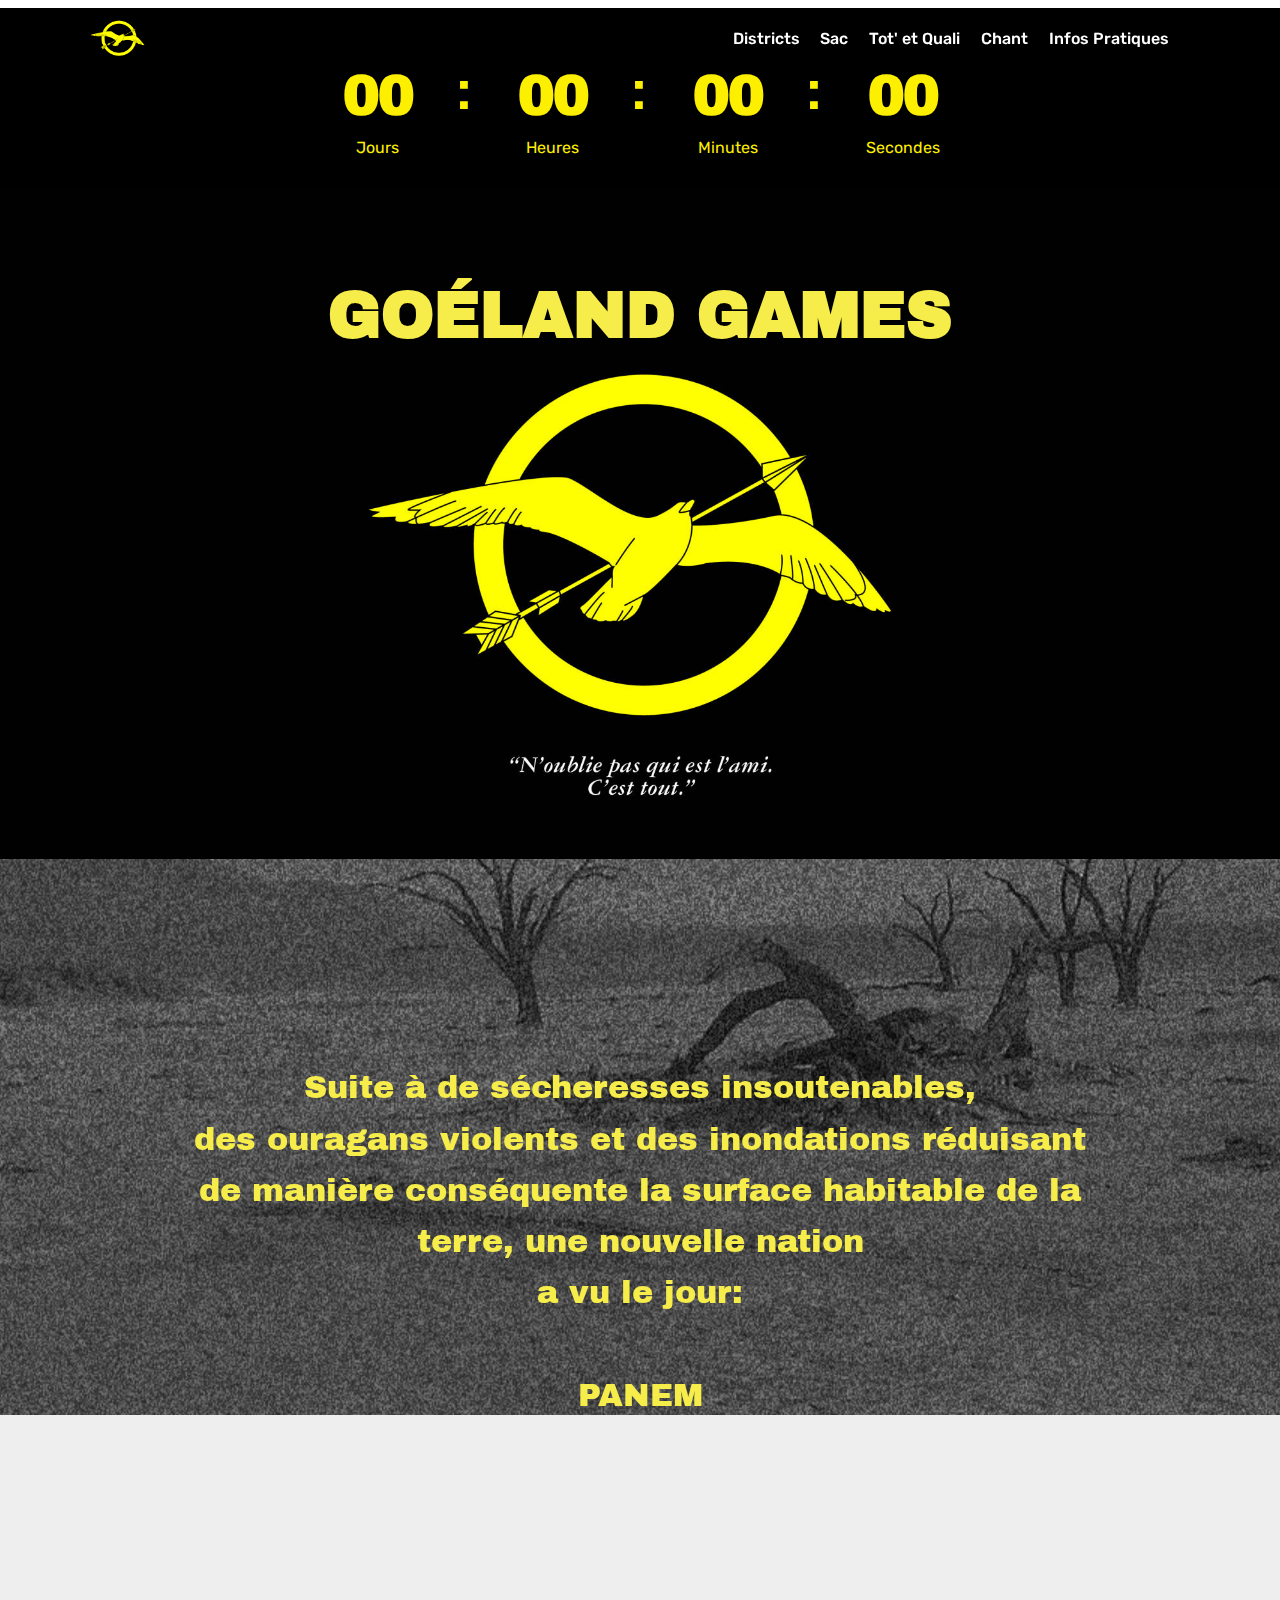
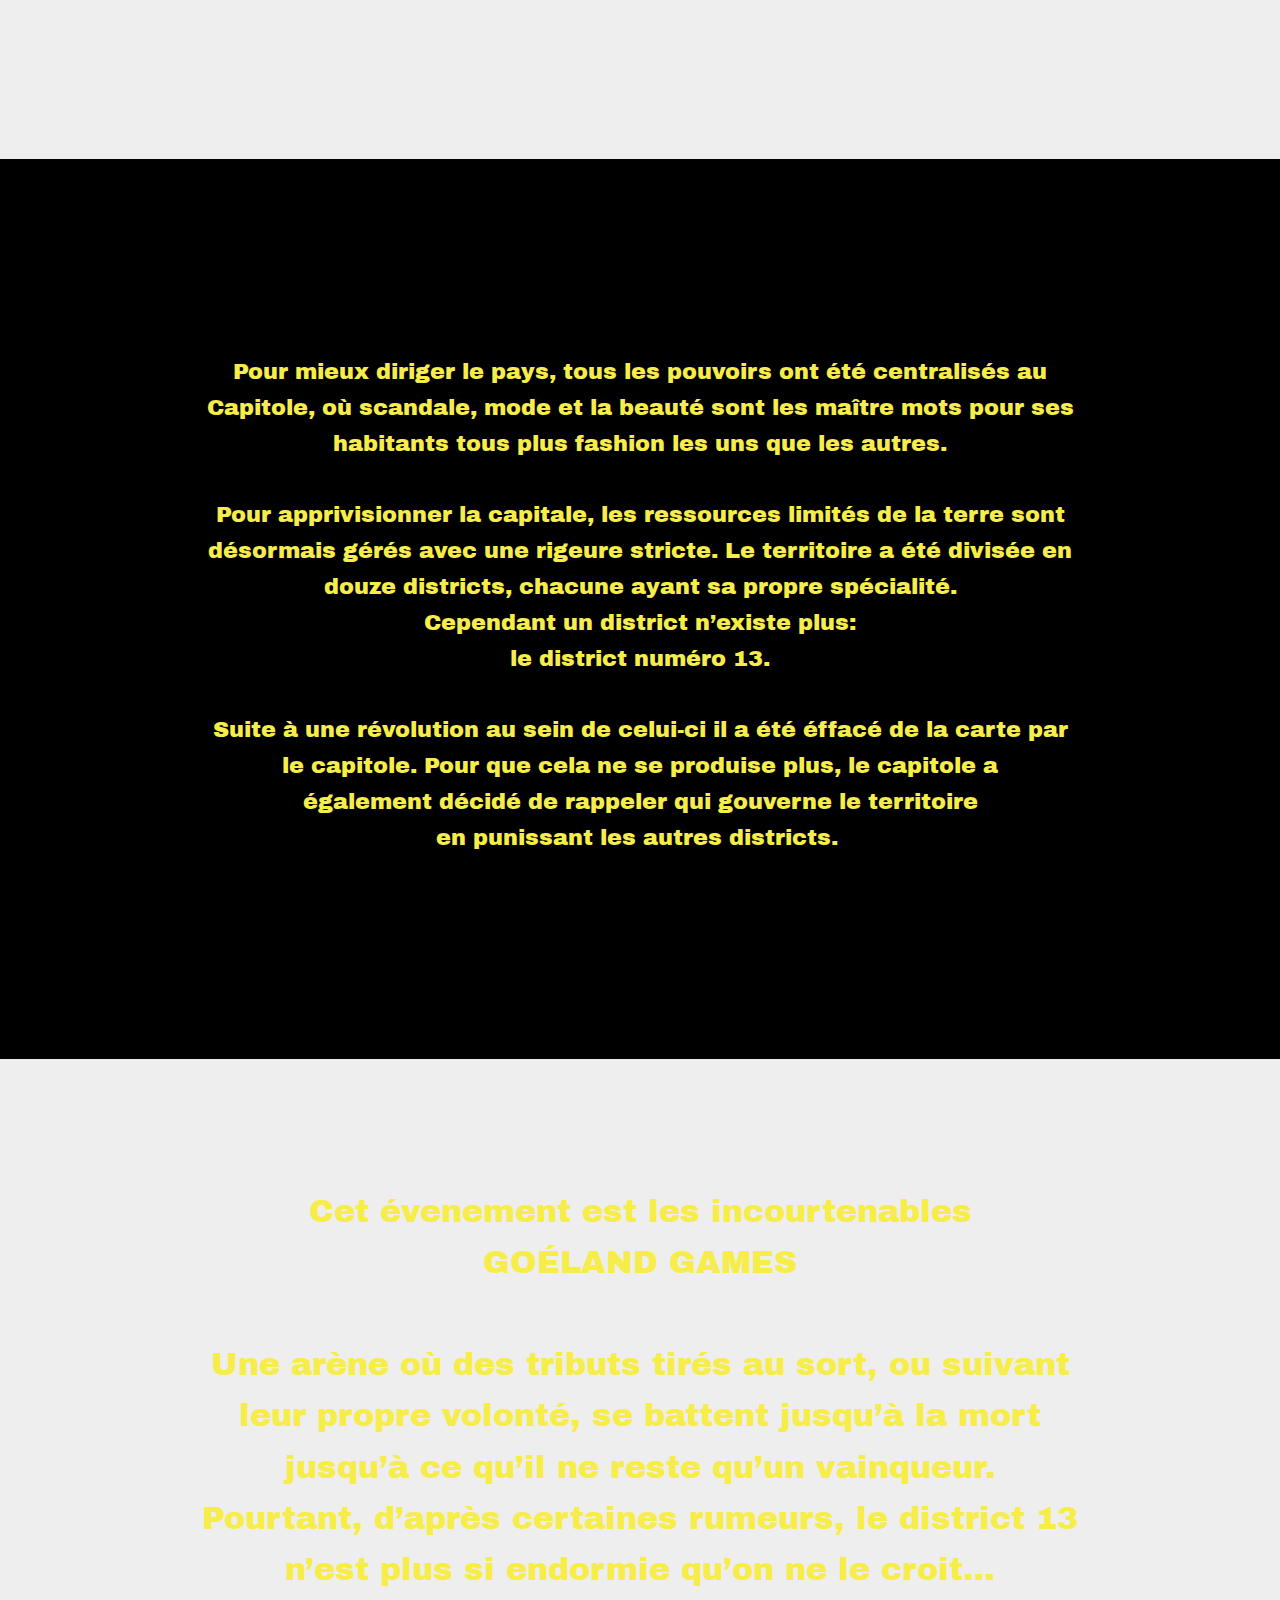
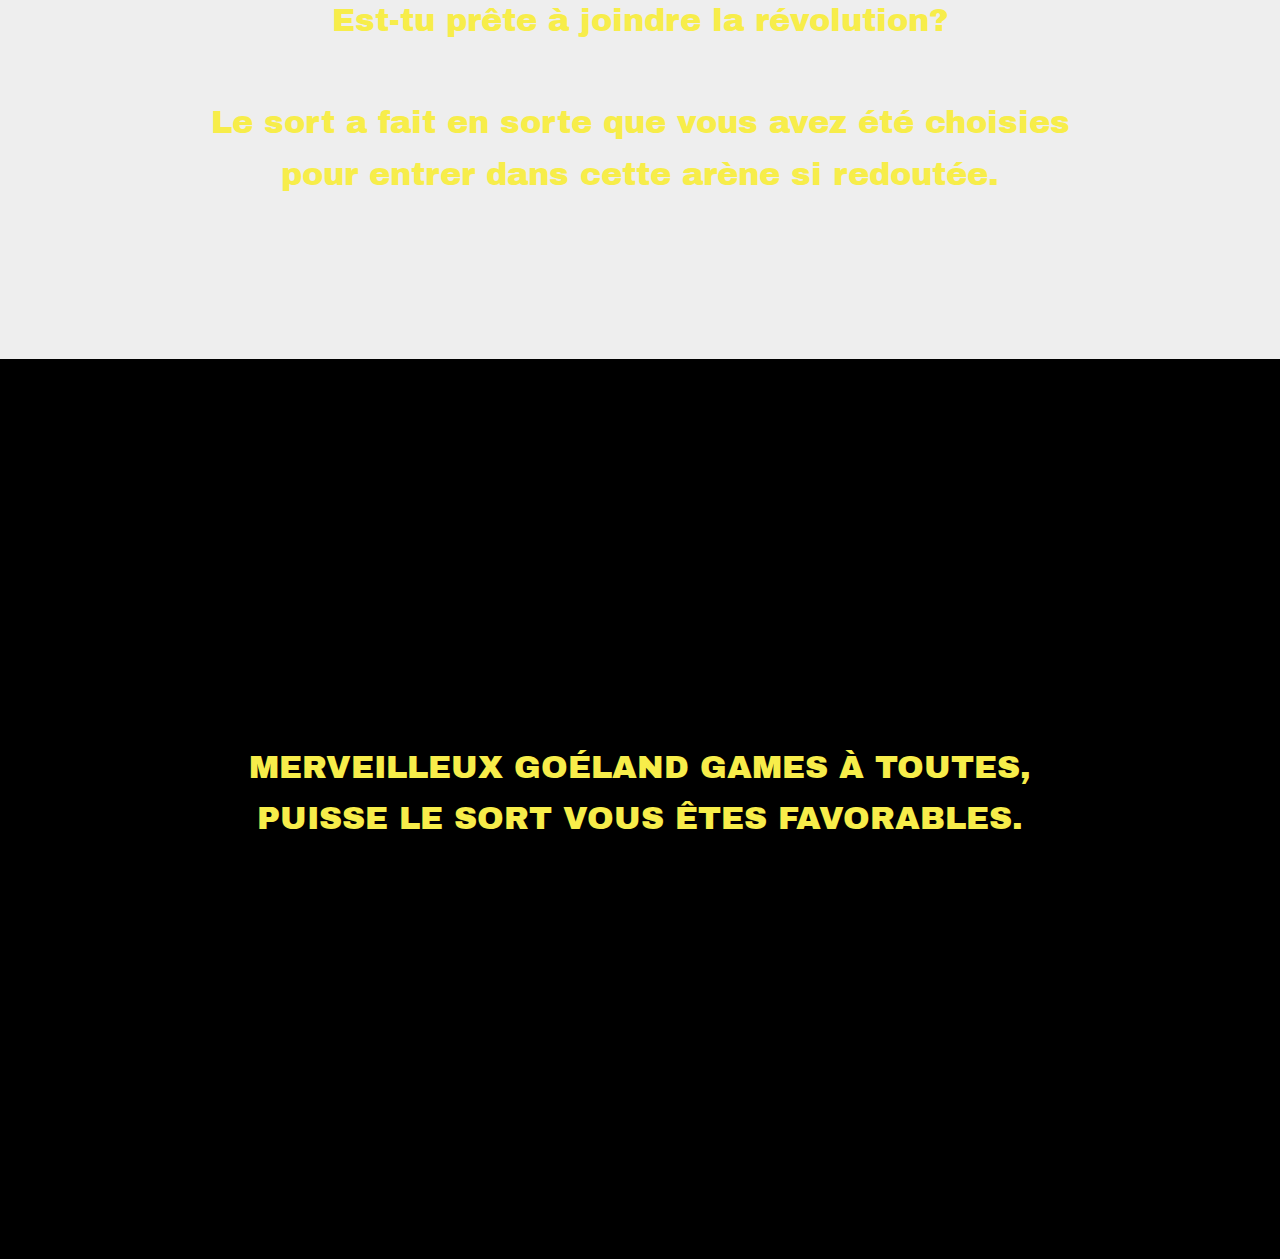
<file: index.html>
<!DOCTYPE html>
<html >
<head>
  <!-- Site made with Mobirise Website Builder v4.7.2, https://mobirise.com -->
  <meta charset="UTF-8">
  <meta http-equiv="X-UA-Compatible" content="IE=edge">
  <meta name="generator" content="Mobirise v4.7.2, mobirise.com">
  <meta name="viewport" content="width=device-width, initial-scale=1, minimum-scale=1">
  <link rel="shortcut icon" href="assets/images/logo-122x99.png" type="image/x-icon">
  <meta name="description" content="">
  <title>Home</title>
  <link rel="stylesheet" href="assets/web/assets/mobirise-icons/mobirise-icons.css">
  <link rel="stylesheet" href="assets/tether/tether.min.css">
  <link rel="stylesheet" href="assets/bootstrap/css/bootstrap.min.css">
  <link rel="stylesheet" href="assets/bootstrap/css/bootstrap-grid.min.css">
  <link rel="stylesheet" href="assets/bootstrap/css/bootstrap-reboot.min.css">
  <link rel="stylesheet" href="assets/dropdown/css/style.css">
  <link rel="stylesheet" href="assets/theme/css/style.css">
  <link rel="stylesheet" href="assets/mobirise/css/mbr-additional.css" type="text/css">
  
  
  
</head>
<body>
  <section class="menu cid-qQy408a8B6" once="menu" id="menu1-1">

    

    <nav class="navbar navbar-expand beta-menu navbar-dropdown align-items-center navbar-fixed-top navbar-toggleable-sm bg-color transparent">
        <button class="navbar-toggler navbar-toggler-right" type="button" data-toggle="collapse" data-target="#navbarSupportedContent" aria-controls="navbarSupportedContent" aria-expanded="false" aria-label="Toggle navigation">
            <div class="hamburger">
                <span></span>
                <span></span>
                <span></span>
                <span></span>
            </div>
        </button>
        <div class="menu-logo">
            <div class="navbar-brand">
                <span class="navbar-logo">
                    <a href="index.html">
                         <img src="assets/images/logo-122x99.png" alt="Mobirise" title="" style="height: 3.8rem;">
                    </a>
                </span>
                
            </div>
        </div>
        <div class="collapse navbar-collapse" id="navbarSupportedContent">
            <ul class="navbar-nav nav-dropdown nav-right" data-app-modern-menu="true"><li class="nav-item">
                    <a class="nav-link link text-white display-4" href="page1.html">
                        
                        Districts</a>
                </li><li class="nav-item"><a class="nav-link link text-white display-4" href="page2.html">
                        
                        Sac</a></li><li class="nav-item"><a class="nav-link link text-white display-4" href="page3.html">Tot' et Quali</a></li><li class="nav-item"><a class="nav-link link text-white display-4" href="page4.html">Chant</a></li><li class="nav-item"><a class="nav-link link text-white display-4" href="page5.html">Infos Pratiques</a></li><li class="nav-item"><a class="nav-link link text-white display-4" href="https://mobirise.com"></a></li></ul>
            
        </div>
    </nav>
</section>

<section class="engine"><a href="https://mobirise.me">Mobirise</a></section><section class="countdown1 cid-qRxz6qGPAe" id="countdown1-p">
    
    
    
    <div class="container ">
        
        
        
    </div>
    <div class="container countdown-cont align-center">
        <div class="daysCountdown" title="Jours"></div>
        <div class="hoursCountdown" title="Heures"></div> 
        <div class="minutesCountdown" title="Minutes"></div> 
        <div class="secondsCountdown" title="Secondes"></div>
        <div class="countdown pt-5 mt-2" data-due-date="2018/07/01"> 
        </div>
    </div>
</section>

<section class="cid-qQy0PbIUJ5" id="header2-0">

    

    

    <div class="container align-center">
        <div class="row justify-content-md-center">
            <div class="mbr-white col-md-10">
                <h1 class="mbr-section-title mbr-bold pb-3 mbr-fonts-style display-1">
                    GOÉLAND GAMES</h1>
                
                <p class="mbr-text pb-3 mbr-fonts-style display-5"><br><br><br><br><br><br><br><br><br><br></p>
                
            </div>
        </div>
    </div>
    
</section>

<section class="cid-qQy5WyfJHN mbr-fullscreen mbr-parallax-background" id="header2-2">

    

    

    <div class="container align-center">
        <div class="row justify-content-md-center">
            <div class="mbr-white col-md-10">
                
                
                <p class="mbr-text pb-3 mbr-fonts-style display-2">
                    Suite à de sécheresses insoutenables, <br>des ouragans violents et des inondations réduisant de manière conséquente la surface habitable de la terre,
une nouvelle nation <br>a vu le jour:<br><br>PANEM <br><br><br></p>
                
            </div>
        </div>
    </div>
    
</section>

<section class="cid-qQy8LmVVkR mbr-fullscreen" id="header2-3">

    

    

    <div class="container align-center">
        <div class="row justify-content-md-center">
            <div class="mbr-white col-md-10">
                <h1 class="mbr-section-title mbr-bold pb-3 mbr-fonts-style display-1"></h1>
                
                <p class="mbr-text pb-3 mbr-fonts-style display-5">
                    Pour mieux diriger le pays, tous les pouvoirs ont été centralisés au Capitole, où scandale, mode et la beauté sont les maître mots pour ses habitants tous plus fashion les uns que les autres. <br><br>Pour apprivisionner la capitale, les ressources limités de la terre sont désormais gérés avec une rigeure stricte. Le territoire a été divisée en douze districts, chacune ayant sa propre spécialité. <br>Cependant un district n’existe plus: <br>le district numéro 13. <br><br>Suite à une révolution au sein de celui-ci il a été éffacé de la carte par <br>le capitole. Pour que cela ne se produise plus, le capitole a <br>également décidé de rappeler qui gouverne le territoire <br>en punissant les autres districts.&nbsp;</p>
                
            </div>
        </div>
    </div>
    
</section>

<section class="cid-qQy9u0fDeT mbr-fullscreen mbr-parallax-background" id="header2-4">

    

    

    <div class="container align-center">
        <div class="row justify-content-md-center">
            <div class="mbr-white col-md-10">
                
                
                <p class="mbr-text pb-3 mbr-fonts-style display-2">Cet évenement est les incourtenables <br>GOÉLAND GAMES <br><br>Une arène où des tributs tirés au sort, ou suivant leur propre volonté, se battent jusqu’à la mort jusqu’à ce qu’il ne reste qu’un vainqueur. <br>Pourtant, d’après certaines rumeurs, le district 13 n’est plus si endormie qu’on ne le croit… <br>Est-tu prête à joindre la révolution? <br><br>Le sort a fait en sorte que vous avez été choisies <br>pour entrer dans cette arène si redoutée. <br></p>
                
            </div>
        </div>
    </div>
    
</section>

<section class="cid-qQyahGBDkQ mbr-fullscreen" id="header2-5">

    

    

    <div class="container align-center">
        <div class="row justify-content-md-center">
            <div class="mbr-white col-md-10">
                
                
                <p class="mbr-text pb-3 mbr-fonts-style display-2">MERVEILLEUX GOÉLAND GAMES À TOUTES, <br>PUISSE LE SORT VOUS ÊTES FAVORABLES.</p>
                
            </div>
        </div>
    </div>
    
</section>


  <script src="assets/web/assets/jquery/jquery.min.js"></script>
  <script src="assets/popper/popper.min.js"></script>
  <script src="assets/tether/tether.min.js"></script>
  <script src="assets/bootstrap/js/bootstrap.min.js"></script>
  <script src="assets/dropdown/js/script.min.js"></script>
  <script src="assets/touchswipe/jquery.touch-swipe.min.js"></script>
  <script src="assets/countdown/jquery.countdown.min.js"></script>
  <script src="assets/parallax/jarallax.min.js"></script>
  <script src="assets/smoothscroll/smooth-scroll.js"></script>
  <script src="assets/theme/js/script.js"></script>
  
  
</body>
</html>
</file>
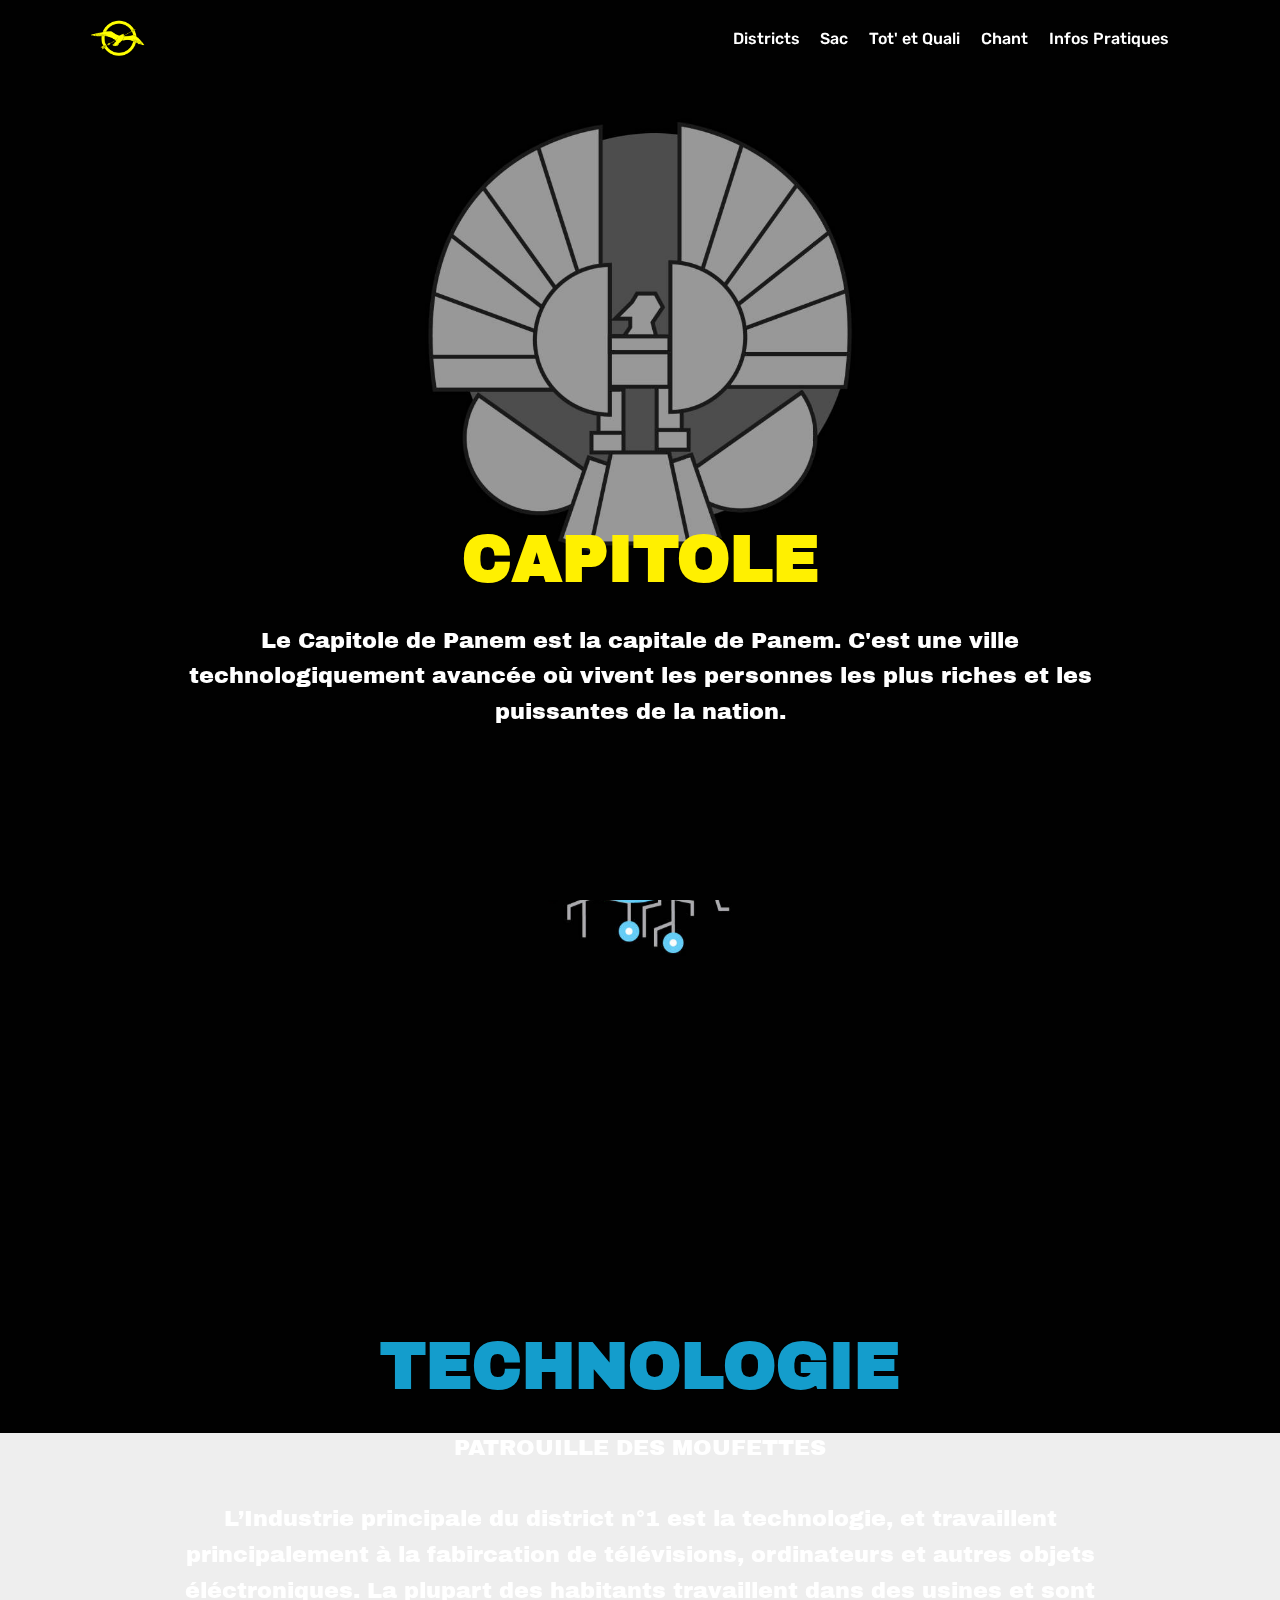
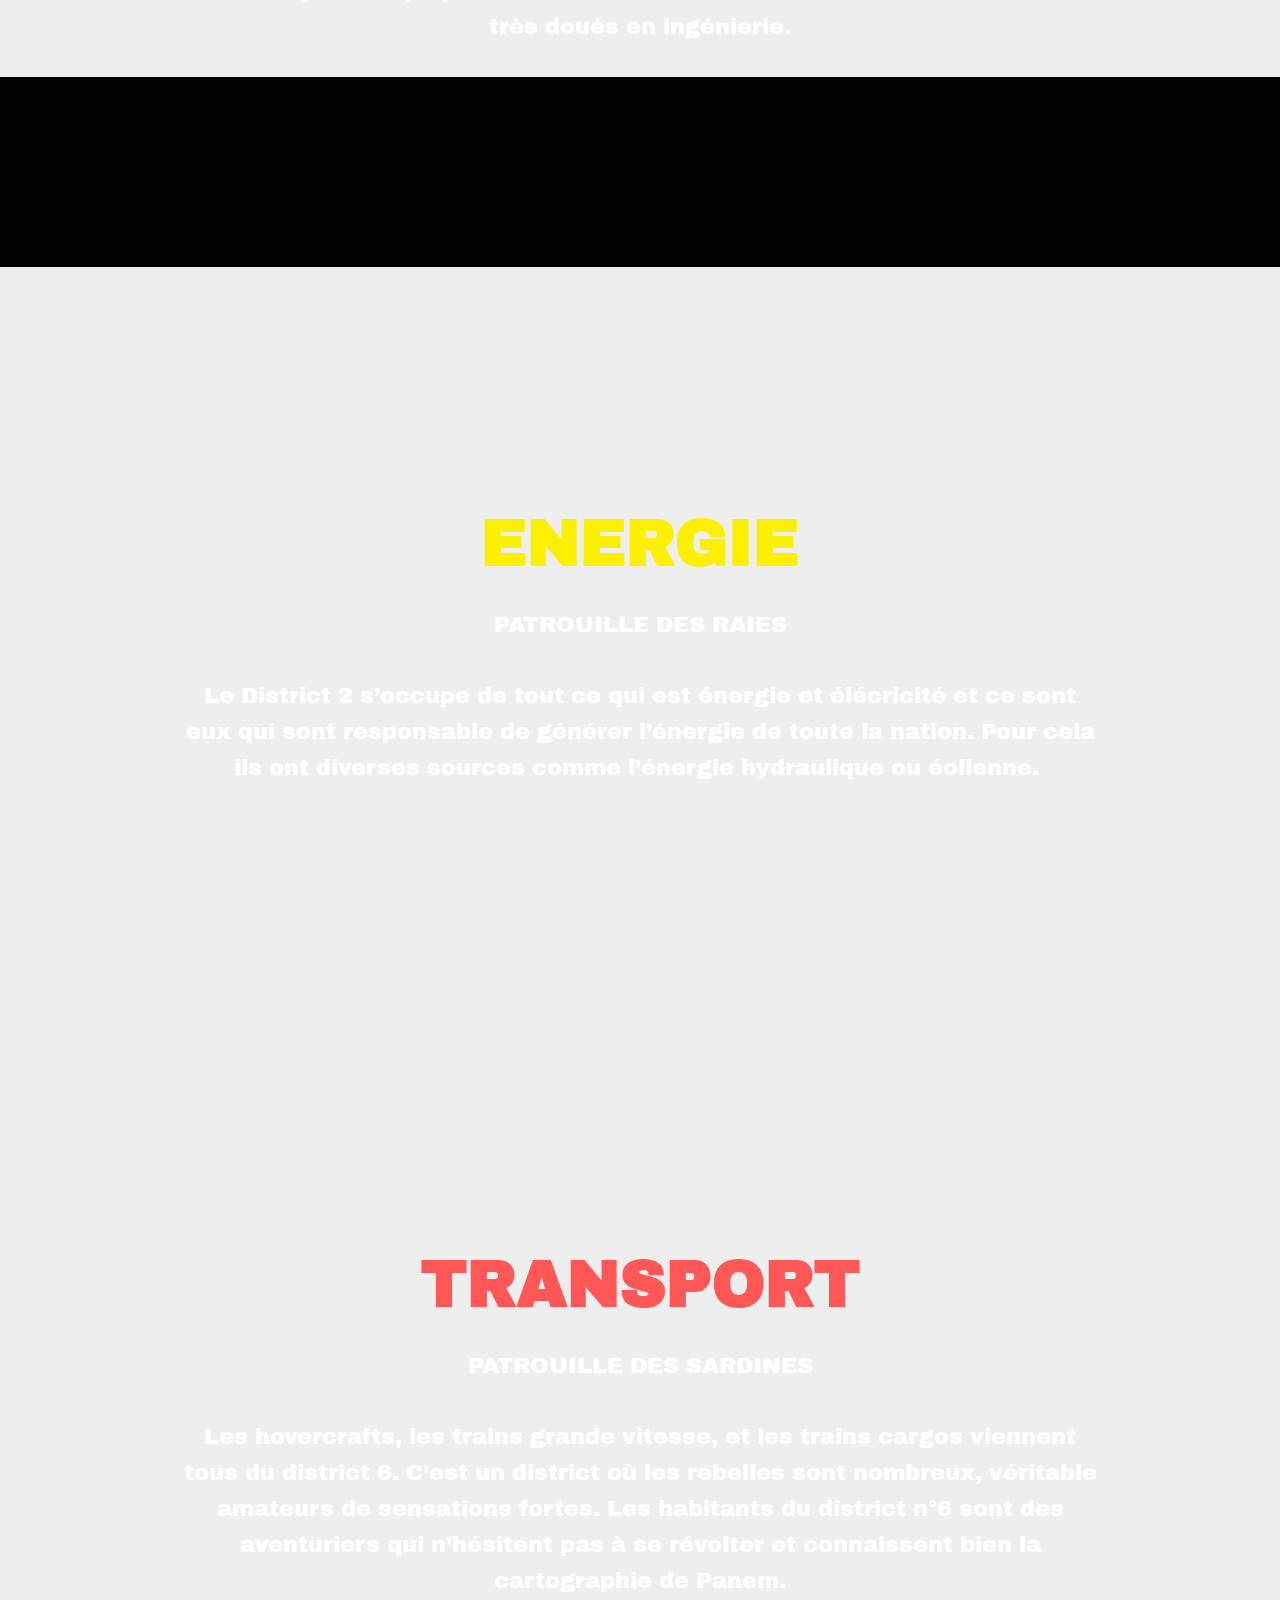
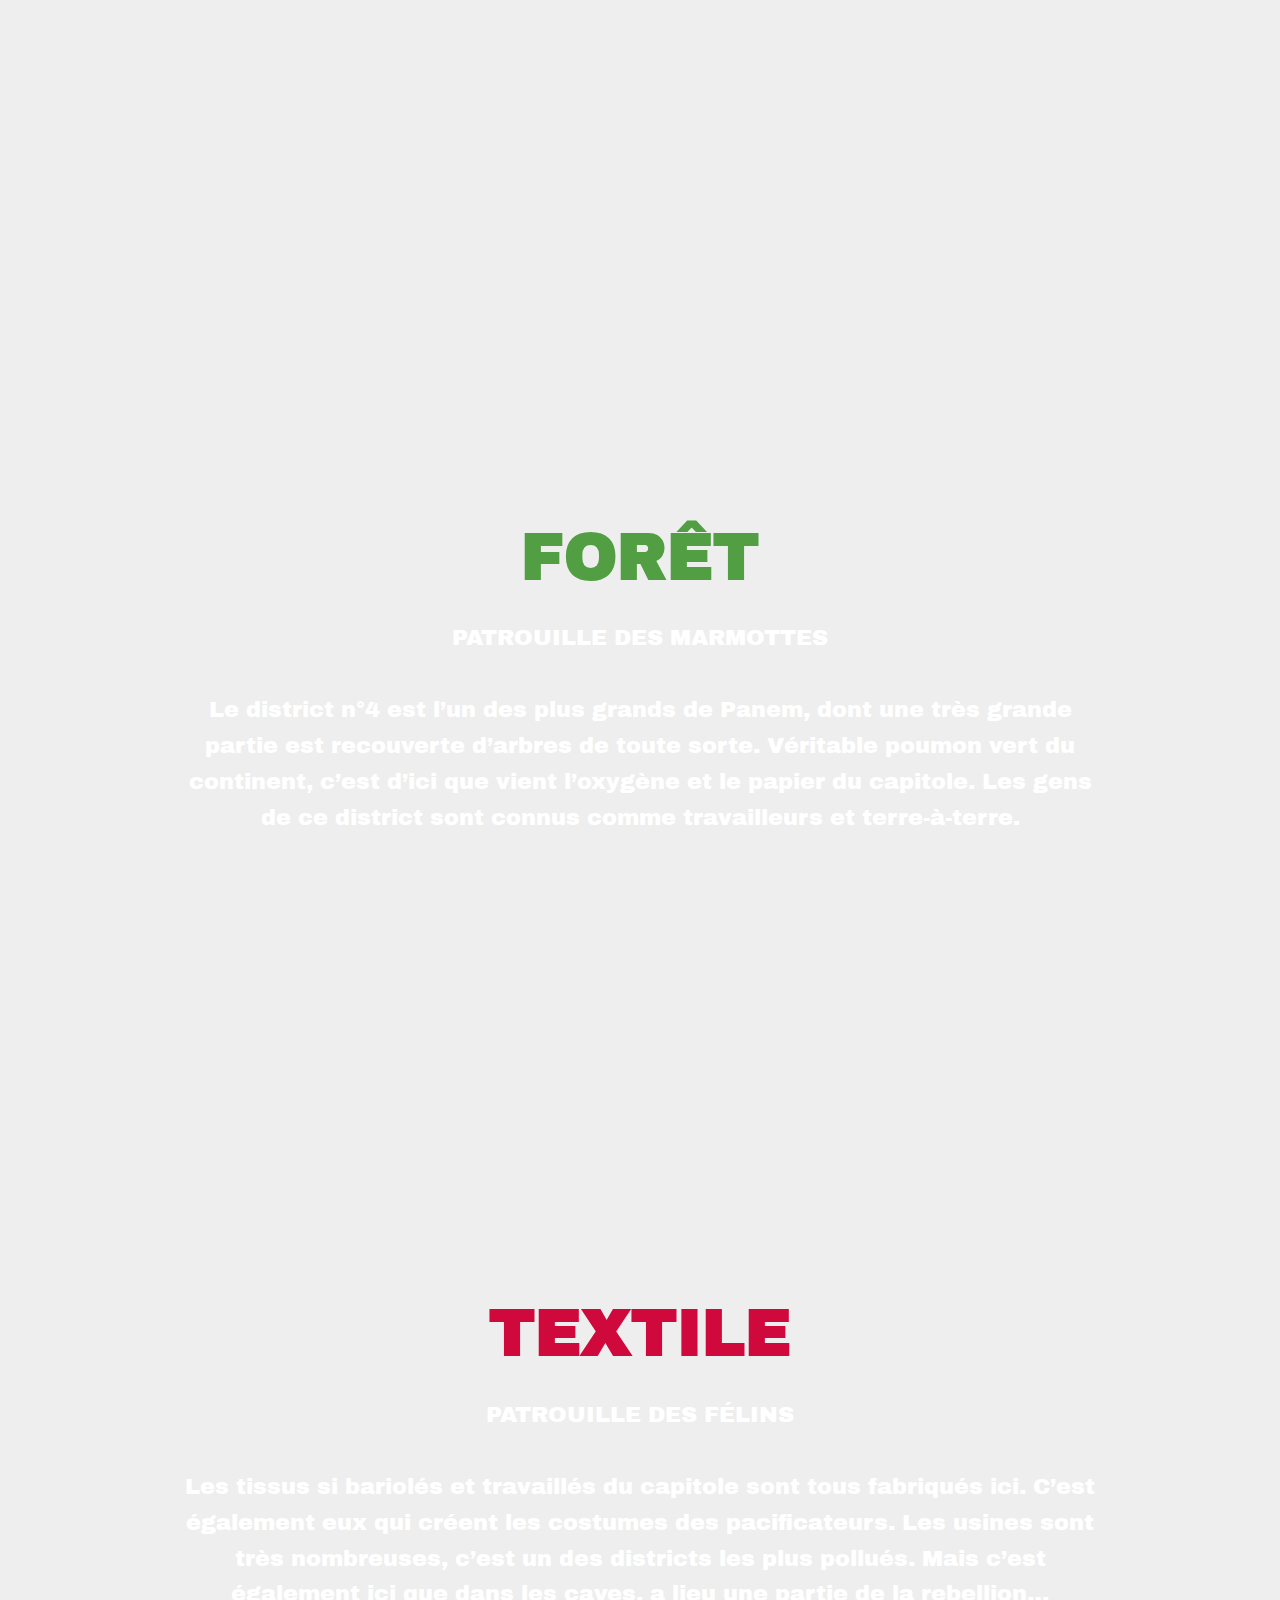
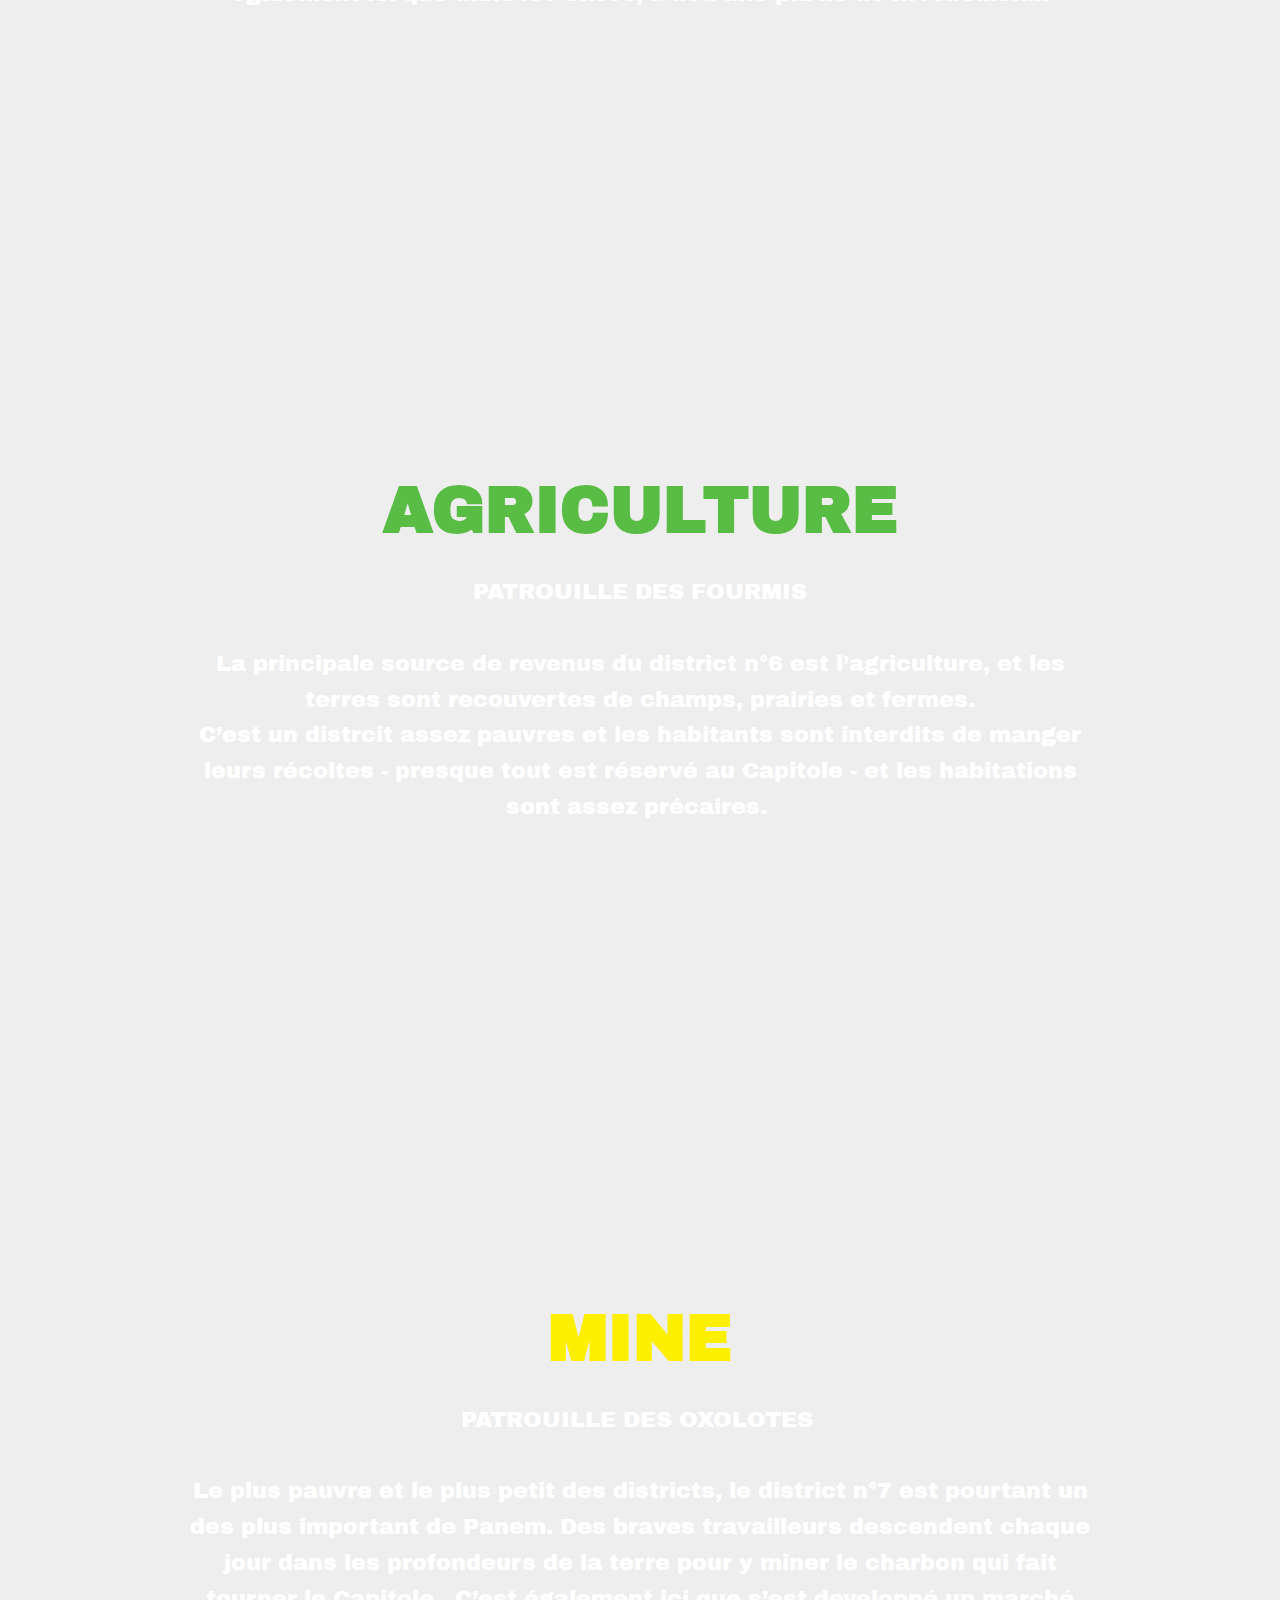
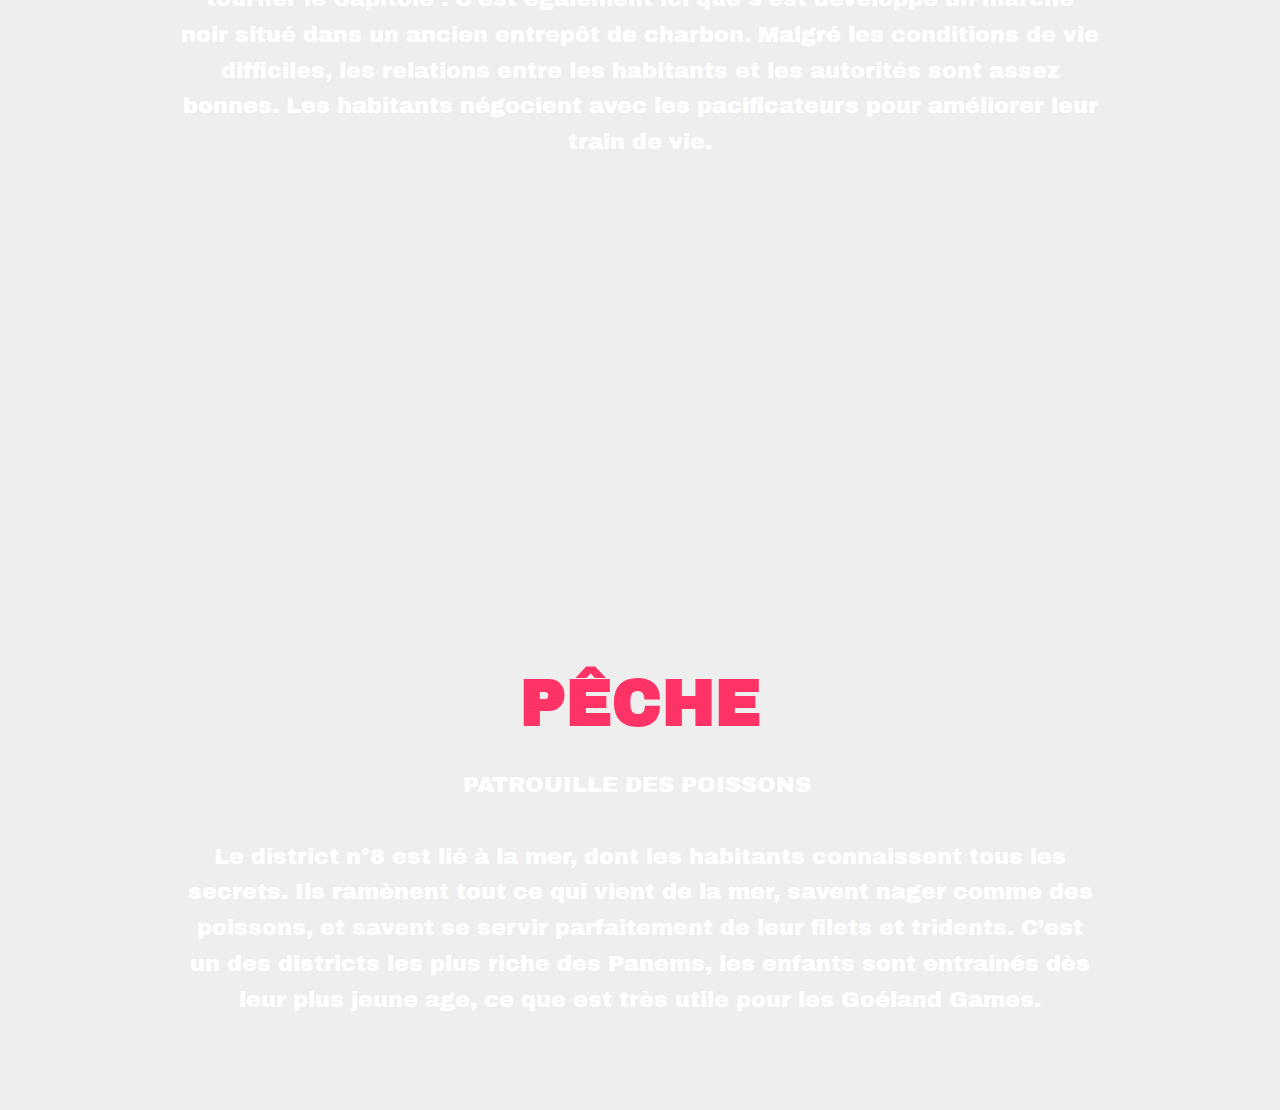
<file: page1.html>
<!DOCTYPE html>
<html >
<head>
  <!-- Site made with Mobirise Website Builder v4.7.2, https://mobirise.com -->
  <meta charset="UTF-8">
  <meta http-equiv="X-UA-Compatible" content="IE=edge">
  <meta name="generator" content="Mobirise v4.7.2, mobirise.com">
  <meta name="viewport" content="width=device-width, initial-scale=1, minimum-scale=1">
  <link rel="shortcut icon" href="assets/images/logo-122x99.png" type="image/x-icon">
  <meta name="description" content="Website Maker Description">
  <title>district</title>
  <link rel="stylesheet" href="assets/web/assets/mobirise-icons/mobirise-icons.css">
  <link rel="stylesheet" href="assets/tether/tether.min.css">
  <link rel="stylesheet" href="assets/bootstrap/css/bootstrap.min.css">
  <link rel="stylesheet" href="assets/bootstrap/css/bootstrap-grid.min.css">
  <link rel="stylesheet" href="assets/bootstrap/css/bootstrap-reboot.min.css">
  <link rel="stylesheet" href="assets/dropdown/css/style.css">
  <link rel="stylesheet" href="assets/theme/css/style.css">
  <link rel="stylesheet" href="assets/mobirise/css/mbr-additional.css" type="text/css">
  
  
  
</head>
<body>
  <section class="menu cid-qQy408a8B6" once="menu" id="menu1-6">

    

    <nav class="navbar navbar-expand beta-menu navbar-dropdown align-items-center navbar-fixed-top navbar-toggleable-sm bg-color transparent">
        <button class="navbar-toggler navbar-toggler-right" type="button" data-toggle="collapse" data-target="#navbarSupportedContent" aria-controls="navbarSupportedContent" aria-expanded="false" aria-label="Toggle navigation">
            <div class="hamburger">
                <span></span>
                <span></span>
                <span></span>
                <span></span>
            </div>
        </button>
        <div class="menu-logo">
            <div class="navbar-brand">
                <span class="navbar-logo">
                    <a href="index.html">
                         <img src="assets/images/logo-122x99.png" alt="Mobirise" title="" style="height: 3.8rem;">
                    </a>
                </span>
                
            </div>
        </div>
        <div class="collapse navbar-collapse" id="navbarSupportedContent">
            <ul class="navbar-nav nav-dropdown nav-right" data-app-modern-menu="true"><li class="nav-item">
                    <a class="nav-link link text-white display-4" href="page1.html">
                        
                        Districts</a>
                </li><li class="nav-item"><a class="nav-link link text-white display-4" href="page2.html">
                        
                        Sac</a></li><li class="nav-item"><a class="nav-link link text-white display-4" href="page3.html">Tot' et Quali</a></li><li class="nav-item"><a class="nav-link link text-white display-4" href="page4.html">Chant</a></li><li class="nav-item"><a class="nav-link link text-white display-4" href="page5.html">Infos Pratiques</a></li><li class="nav-item"><a class="nav-link link text-white display-4" href="https://mobirise.com"></a></li></ul>
            
        </div>
    </nav>
</section>

<section class="engine"><a href="https://mobirise.me/z">best free website templates</a></section><section class="cid-qRxLNus3qq mbr-fullscreen mbr-parallax-background" id="header2-14">

    

    

    <div class="container align-center">
        <div class="row justify-content-md-center">
            <div class="mbr-white col-md-10">
                <h1 class="mbr-section-title mbr-bold pb-3 mbr-fonts-style display-1"><br><br><br><br><br>CAPITOLE</h1>
                
                <p class="mbr-text pb-3 mbr-fonts-style display-5">Le Capitole de Panem est la capitale de Panem. C'est une ville technologiquement avancée où vivent les personnes les plus riches et les puissantes de la nation.
                </p>
                
            </div>
        </div>
    </div>
    
</section>

<section class="cid-qQybUTfMbv mbr-parallax-background" id="header2-7">

    

    

    <div class="container align-center">
        <div class="row justify-content-md-center">
            <div class="mbr-white col-md-10">
                <h1 class="mbr-section-title mbr-bold pb-3 mbr-fonts-style display-1"><br><br><br><br><br>TECHNOLOGIE</h1>
                
                <p class="mbr-text pb-3 mbr-fonts-style display-5">
                    PATROUILLE DES MOUFETTES<br><br>
L’Industrie principale du district n°1 est la technologie, et travaillent principalement à la fabircation de télévisions, ordinateurs et autres objets éléctroniques. La plupart des habitants travaillent dans des usines et sont très doués en ingénierie.
                </p>
                
            </div>
        </div>
    </div>
    
</section>

<section class="cid-qQyin4PZb7 mbr-parallax-background" id="header2-d">

    

    

    <div class="container align-center">
        <div class="row justify-content-md-center">
            <div class="mbr-white col-md-10">
                <h1 class="mbr-section-title mbr-bold pb-3 mbr-fonts-style display-1"><br><br><br><br><br>ENERGIE</h1>
                
                <p class="mbr-text pb-3 mbr-fonts-style display-5">PATROUILLE DES RAIES <br><br>Le District 2 s’occupe de tout ce qui est énergie et élécricité et ce sont eux qui sont responsable de générer l’énergie de toute la nation. Pour cela ils ont diverses sources comme l’énergie hydraulique ou éolienne.&nbsp;</p>
                
            </div>
        </div>
    </div>
    
</section>

<section class="cid-qQyeHi9mkB mbr-parallax-background" id="header2-b">

    

    

    <div class="container align-center">
        <div class="row justify-content-md-center">
            <div class="mbr-white col-md-10">
                <h1 class="mbr-section-title mbr-bold pb-3 mbr-fonts-style display-1"><br><br><br><br><br>TRANSPORT</h1>
                
                <p class="mbr-text pb-3 mbr-fonts-style display-5">
                    PATROUILLE DES SARDINES<br><br>
Les hovercrafts, les trains grande vitesse, et les trains cargos viennent tous du district 6. C’est un district où les rebelles sont nombreux, véritable amateurs de sensations fortes. Les habitants du district n°6 sont des aventuriers qui n’hésitent pas à se révolter et connaissent bien la cartographie de Panem.
                </p>
                
            </div>
        </div>
    </div>
    
</section>

<section class="cid-qQyiUDvtWz mbr-parallax-background" id="header2-f">

    

    

    <div class="container align-center">
        <div class="row justify-content-md-center">
            <div class="mbr-white col-md-10">
                <h1 class="mbr-section-title mbr-bold pb-3 mbr-fonts-style display-1"><br><br><br><br><br>FORÊT</h1>
                
                <p class="mbr-text pb-3 mbr-fonts-style display-5">
                    PATROUILLE DES MARMOTTES<br><br>
Le district n°4 est l’un des plus grands de Panem, dont une très grande partie est recouverte d’arbres de toute sorte. Véritable poumon vert du continent, c’est d’ici que vient l’oxygène et le papier du capitole. Les gens de ce district sont connus comme travailleurs et terre-à-terre.
                </p>
                
            </div>
        </div>
    </div>
    
</section>

<section class="cid-qQykeDJ9ps mbr-parallax-background" id="header2-g">

    

    

    <div class="container align-center">
        <div class="row justify-content-md-center">
            <div class="mbr-white col-md-10">
                <h1 class="mbr-section-title mbr-bold pb-3 mbr-fonts-style display-1"><br><br><br><br><br>TEXTILE</h1>
                
                <p class="mbr-text pb-3 mbr-fonts-style display-5">
                    PATROUILLE DES FÉLINS<br><br>
Les tissus si bariolés et travaillés du capitole sont tous fabriqués ici. C’est également eux qui créent les costumes des pacificateurs. Les usines sont très nombreuses, c’est un des districts les plus pollués. Mais c’est également ici que dans les caves, a lieu une partie de la rebellion… 
                </p>
                
            </div>
        </div>
    </div>
    
</section>

<section class="cid-qQymeuPb8K mbr-parallax-background" id="header2-h">

    

    

    <div class="container align-center">
        <div class="row justify-content-md-center">
            <div class="mbr-white col-md-10">
                <h1 class="mbr-section-title mbr-bold pb-3 mbr-fonts-style display-1"><br><br><br><br><br>AGRICULTURE</h1>
                
                <p class="mbr-text pb-3 mbr-fonts-style display-5">PATROUILLE DES FOURMIS
<br><br>La principale source de revenus du district n°6 est l’agriculture, et les terres sont recouvertes de champs, prairies et fermes. <br>C’est un distrcit assez pauvres et les habitants sont interdits de manger leurs récoltes - presque tout est réservé au Capitole - et les habitations sont assez précaires.&nbsp;</p>
                
            </div>
        </div>
    </div>
    
</section>

<section class="cid-qQynnojcmt mbr-parallax-background" id="header2-i">

    

    

    <div class="container align-center">
        <div class="row justify-content-md-center">
            <div class="mbr-white col-md-10">
                <h1 class="mbr-section-title mbr-bold pb-3 mbr-fonts-style display-1"><br><br><br><br><br>MINE</h1>
                
                <p class="mbr-text pb-3 mbr-fonts-style display-5">PATROUILLE DES OXOLOTES&nbsp;<br><br>Le plus pauvre et le plus petit des districts, le district n°7 est pourtant un des plus important de Panem. Des braves  travailleurs descendent chaque jour dans les profondeurs de la terre pour y miner le charbon qui fait tourner le Capitole . C’est également ici que s’est developpé un marché noir situé dans un ancien entrepôt de charbon. Malgré les conditions de vie difficiles, les relations entre les habitants et les autorités sont assez bonnes. Les habitants négocient avec les pacificateurs pour améliorer leur train de vie.<br></p>
                
            </div>
        </div>
    </div>
    
</section>

<section class="cid-qQyp2oiSjm mbr-parallax-background" id="header2-j">

    

    

    <div class="container align-center">
        <div class="row justify-content-md-center">
            <div class="mbr-white col-md-10">
                <h1 class="mbr-section-title mbr-bold pb-3 mbr-fonts-style display-1"><br><br><br><br><br>PÊCHE</h1>
                
                <p class="mbr-text pb-3 mbr-fonts-style display-5">PATROUILLE DES POISSONS&nbsp;<br><br>Le district n°8 est lié à la mer, dont les habitants connaissent tous les secrets. Ils ramènent tout ce qui vient de la mer, savent nager comme des poissons, et savent se servir parfaitement de leur filets et tridents. C’est un des districts les plus riche des Panems, les enfants sont entrainés dès leur plus jeune age, ce que est très utile pour les Goéland Games.<br></p>
                
            </div>
        </div>
    </div>
    
</section>


  <script src="assets/web/assets/jquery/jquery.min.js"></script>
  <script src="assets/popper/popper.min.js"></script>
  <script src="assets/tether/tether.min.js"></script>
  <script src="assets/bootstrap/js/bootstrap.min.js"></script>
  <script src="assets/smoothscroll/smooth-scroll.js"></script>
  <script src="assets/dropdown/js/script.min.js"></script>
  <script src="assets/touchswipe/jquery.touch-swipe.min.js"></script>
  <script src="assets/parallax/jarallax.min.js"></script>
  <script src="assets/theme/js/script.js"></script>
  
  
</body>
</html>
</file>
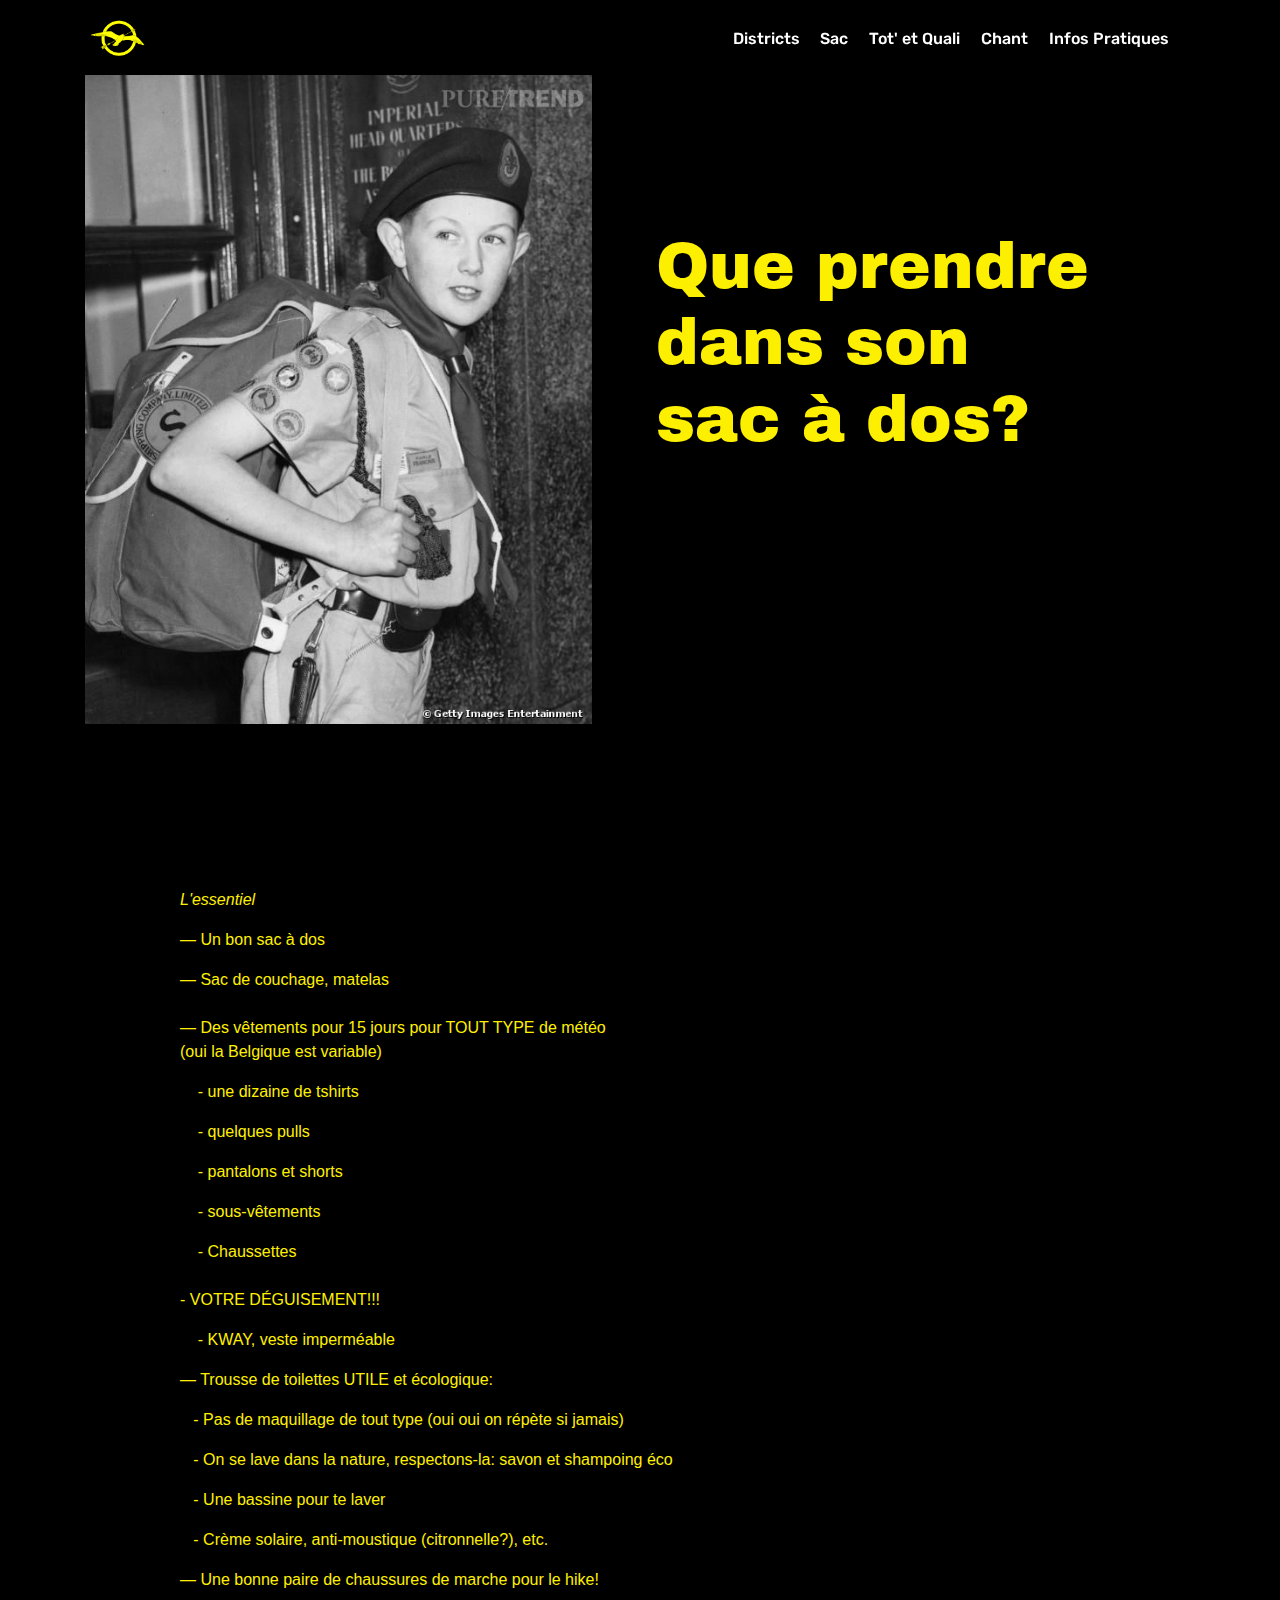
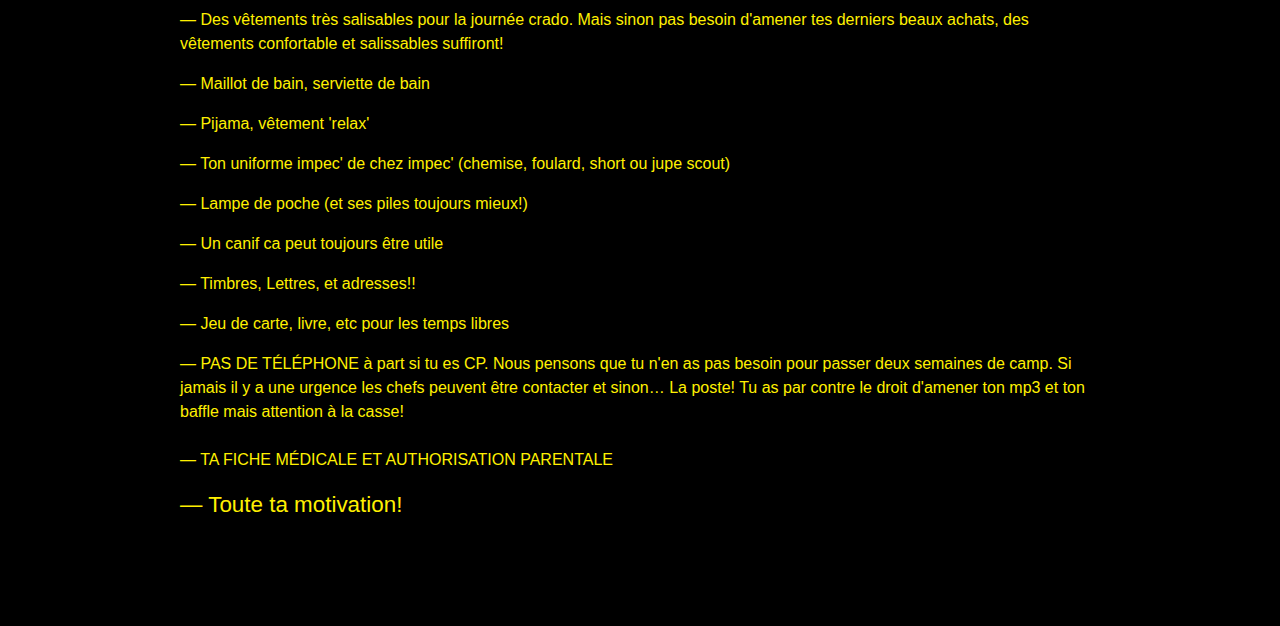
<file: page2.html>
<!DOCTYPE html>
<html >
<head>
  <!-- Site made with Mobirise Website Builder v4.7.2, https://mobirise.com -->
  <meta charset="UTF-8">
  <meta http-equiv="X-UA-Compatible" content="IE=edge">
  <meta name="generator" content="Mobirise v4.7.2, mobirise.com">
  <meta name="viewport" content="width=device-width, initial-scale=1, minimum-scale=1">
  <link rel="shortcut icon" href="assets/images/logo-122x99.png" type="image/x-icon">
  <meta name="description" content="Web Maker Description">
  <title>sac</title>
  <link rel="stylesheet" href="assets/web/assets/mobirise-icons/mobirise-icons.css">
  <link rel="stylesheet" href="assets/tether/tether.min.css">
  <link rel="stylesheet" href="assets/bootstrap/css/bootstrap.min.css">
  <link rel="stylesheet" href="assets/bootstrap/css/bootstrap-grid.min.css">
  <link rel="stylesheet" href="assets/bootstrap/css/bootstrap-reboot.min.css">
  <link rel="stylesheet" href="assets/dropdown/css/style.css">
  <link rel="stylesheet" href="assets/theme/css/style.css">
  <link rel="stylesheet" href="assets/mobirise/css/mbr-additional.css" type="text/css">
  
  
  
</head>
<body>
  <section class="menu cid-qQy408a8B6" once="menu" id="menu1-k">

    

    <nav class="navbar navbar-expand beta-menu navbar-dropdown align-items-center navbar-fixed-top navbar-toggleable-sm bg-color transparent">
        <button class="navbar-toggler navbar-toggler-right" type="button" data-toggle="collapse" data-target="#navbarSupportedContent" aria-controls="navbarSupportedContent" aria-expanded="false" aria-label="Toggle navigation">
            <div class="hamburger">
                <span></span>
                <span></span>
                <span></span>
                <span></span>
            </div>
        </button>
        <div class="menu-logo">
            <div class="navbar-brand">
                <span class="navbar-logo">
                    <a href="index.html">
                         <img src="assets/images/logo-122x99.png" alt="Mobirise" title="" style="height: 3.8rem;">
                    </a>
                </span>
                
            </div>
        </div>
        <div class="collapse navbar-collapse" id="navbarSupportedContent">
            <ul class="navbar-nav nav-dropdown nav-right" data-app-modern-menu="true"><li class="nav-item">
                    <a class="nav-link link text-white display-4" href="page1.html">
                        
                        Districts</a>
                </li><li class="nav-item"><a class="nav-link link text-white display-4" href="page2.html">
                        
                        Sac</a></li><li class="nav-item"><a class="nav-link link text-white display-4" href="page3.html">Tot' et Quali</a></li><li class="nav-item"><a class="nav-link link text-white display-4" href="page4.html">Chant</a></li><li class="nav-item"><a class="nav-link link text-white display-4" href="page5.html">Infos Pratiques</a></li><li class="nav-item"><a class="nav-link link text-white display-4" href="https://mobirise.com"></a></li></ul>
            
        </div>
    </nav>
</section>

<section class="engine"><a href="https://mobirise.me/o">free one page site templates</a></section><section class="header3 cid-qQyq4HjBZt" id="header3-m">

    

    

    <div class="container">
        <div class="media-container-row">
            <div class="mbr-figure" style="width: 100%;">
                <img src="assets/images/656725-le-celebre-sac-a-dos-indispensable-580x0-3-580x742.jpg" alt="Mobirise" title="">
            </div>

            <div class="media-content">
                <h1 class="mbr-section-title mbr-white pb-3 mbr-fonts-style display-1"><br><br>Que prendre dans son<br>sac à dos?</h1>
                
                <div class="mbr-section-text mbr-white pb-3 ">
                    <p class="mbr-text mbr-fonts-style display-5"></p>
                </div>
                
            </div>
        </div>
    </div>

</section>

<section class="cid-qQyqmSpu7z mbr-fullscreen" id="header2-n">

    

    

    <div class="container align-center">
        <div class="row justify-content-md-center">
            <div class="mbr-white col-md-10">
                <h1 class="mbr-section-title mbr-bold pb-3 mbr-fonts-style display-1"></h1>
                
                <p class="mbr-text pb-3 mbr-fonts-style display-5"></p><p><em>L'essentiel</em></p><p>— Un bon sac à dos&nbsp;</p><p>— Sac de couchage, matelas<br><br>— Des vêtements pour 15 jours pour TOUT TYPE de météo <br>(oui la Belgique est variable)&nbsp;&nbsp;&nbsp;&nbsp;&nbsp;</p><p>&nbsp; &nbsp; - une dizaine de tshirts&nbsp;</p><p>&nbsp; &nbsp; - quelques pulls&nbsp;</p><p>&nbsp; &nbsp; - pantalons et shorts&nbsp;</p><p>&nbsp; &nbsp; - sous-vêtements&nbsp;&nbsp;&nbsp;&nbsp;</p><p>&nbsp; &nbsp; - Chaussettes<br><br>- VOTRE DÉGUISEMENT!!!&nbsp;</p><p>&nbsp; &nbsp; - KWAY, veste imperméable</p><p>— Trousse de toilettes UTILE et écologique:&nbsp;&nbsp;&nbsp;&nbsp;&nbsp;&nbsp;&nbsp;&nbsp;</p><p>&nbsp; &nbsp;- Pas de maquillage de tout type (oui oui on répète si jamais)&nbsp;&nbsp;&nbsp;&nbsp;</p><p>&nbsp; &nbsp;- On se lave dans la nature, respectons-la: savon et&nbsp;shampoing éco&nbsp; &nbsp;</p><p>&nbsp; &nbsp;- Une bassine pour te laver&nbsp;</p><p>&nbsp; &nbsp;- Crème solaire, anti-moustique (citronnelle?), etc.</p><p>— Une bonne paire de chaussures de marche pour le hike!</p><p>— Des vêtements très salisables pour la journée crado. Mais sinon pas besoin d'amener tes derniers beaux achats, des vêtements confortable et salissables suffiront!</p><p>— Maillot de bain, serviette de bain</p><p>— Pijama, vêtement 'relax'</p><p>— Ton uniforme impec' de chez impec' (chemise, foulard, short ou jupe scout)</p><p>— Lampe de poche (et ses piles toujours mieux!)&nbsp;</p><p>— Un canif ca peut toujours être utile</p><p>— Timbres, Lettres, et adresses!!&nbsp;</p><p>— Jeu de carte, livre, etc pour les temps libres&nbsp;</p><p>— PAS DE TÉLÉPHONE à part si tu es CP. Nous pensons que tu n'en as pas besoin pour passer deux semaines de camp. Si jamais il y a une urgence les chefs peuvent être contacter et sinon… La poste! Tu as par contre le droit d'amener ton mp3 et ton baffle mais attention à la casse!<br><br>— TA FICHE MÉDICALE ET AUTHORISATION PARENTALE</p><p><span style="font-size: 1.4rem;">— Toute ta motivation!&nbsp;</span><br></p><p><br></p><p></p>
                
            </div>
        </div>
    </div>
    
</section>


  <script src="assets/web/assets/jquery/jquery.min.js"></script>
  <script src="assets/popper/popper.min.js"></script>
  <script src="assets/tether/tether.min.js"></script>
  <script src="assets/bootstrap/js/bootstrap.min.js"></script>
  <script src="assets/smoothscroll/smooth-scroll.js"></script>
  <script src="assets/dropdown/js/script.min.js"></script>
  <script src="assets/touchswipe/jquery.touch-swipe.min.js"></script>
  <script src="assets/theme/js/script.js"></script>
  
  
</body>
</html>
</file>
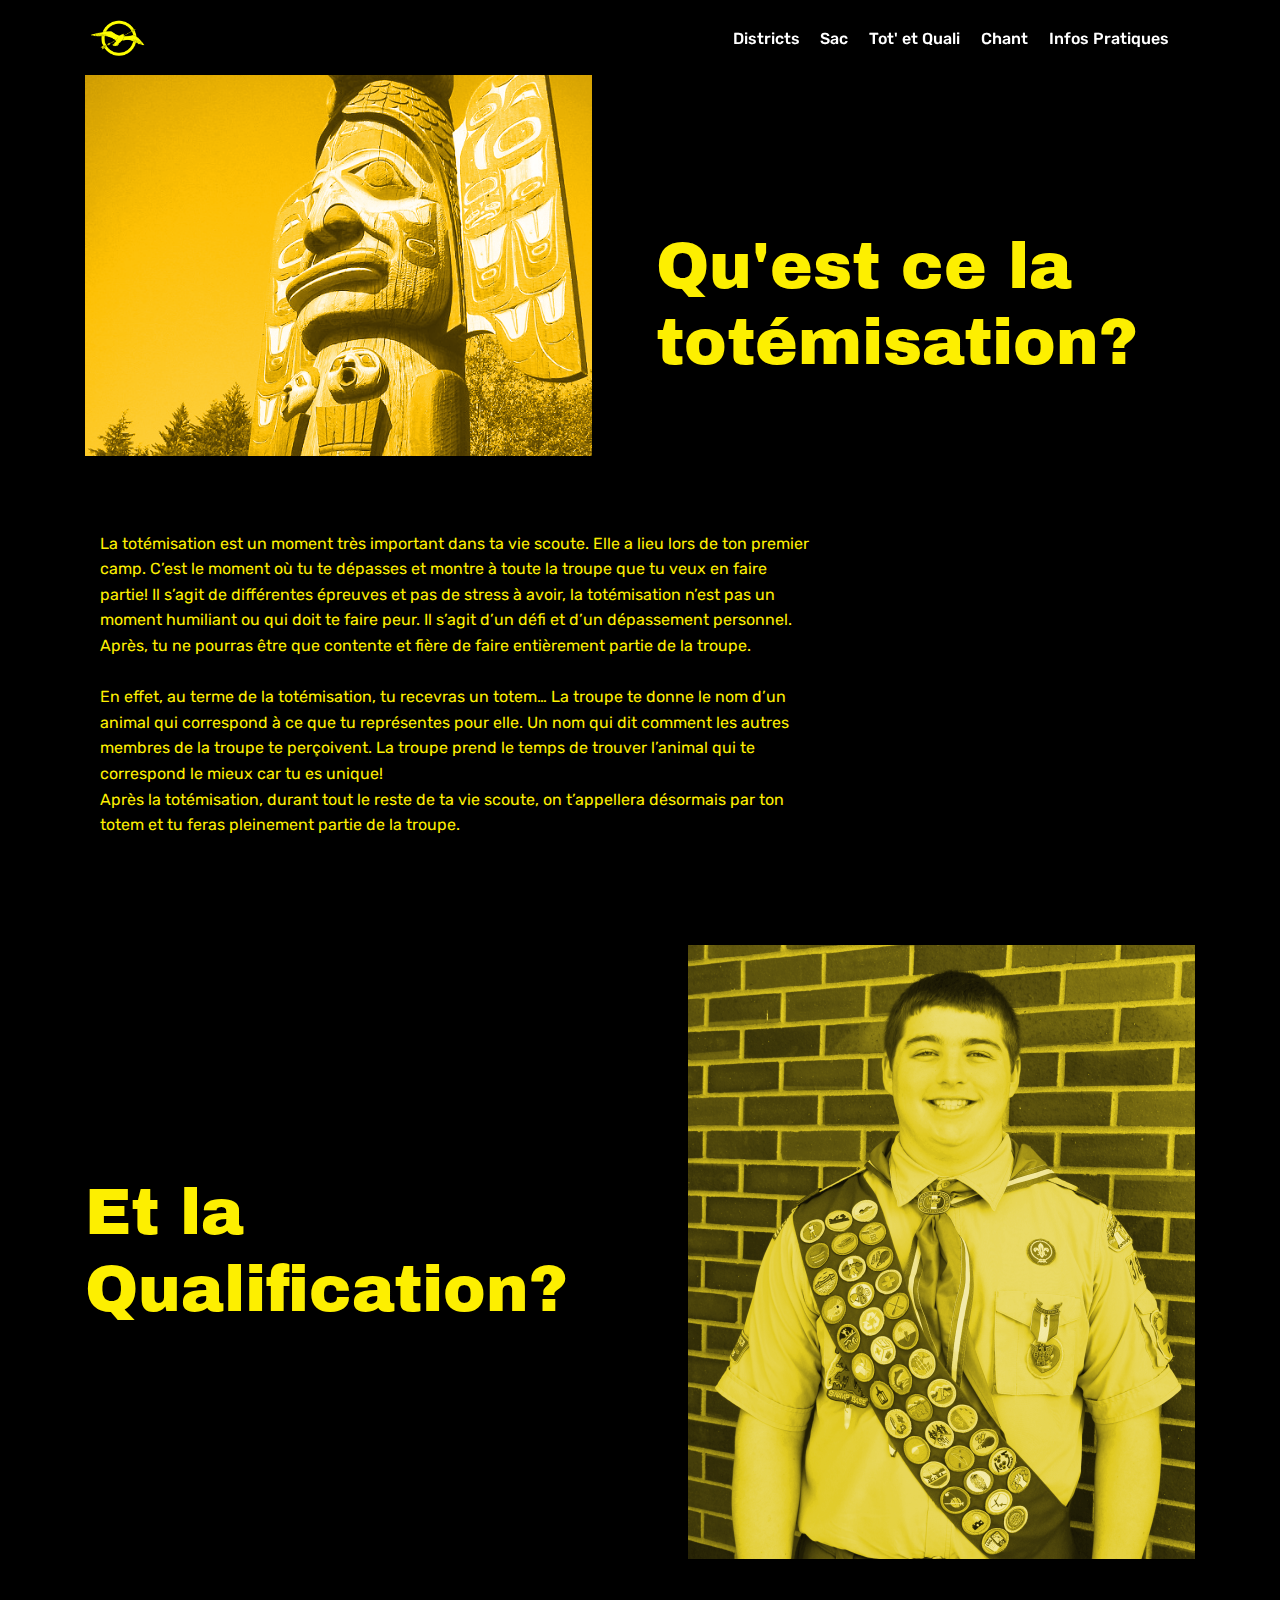
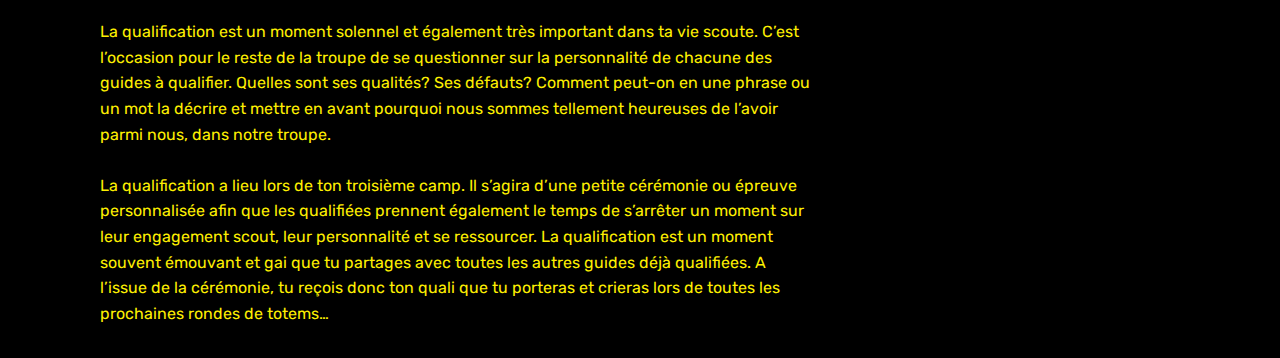
<file: page3.html>
<!DOCTYPE html>
<html >
<head>
  <!-- Site made with Mobirise Website Builder v4.7.2, https://mobirise.com -->
  <meta charset="UTF-8">
  <meta http-equiv="X-UA-Compatible" content="IE=edge">
  <meta name="generator" content="Mobirise v4.7.2, mobirise.com">
  <meta name="viewport" content="width=device-width, initial-scale=1, minimum-scale=1">
  <link rel="shortcut icon" href="assets/images/logo-122x99.png" type="image/x-icon">
  <meta name="description" content="Website Builder Description">
  <title>totémisation</title>
  <link rel="stylesheet" href="assets/web/assets/mobirise-icons/mobirise-icons.css">
  <link rel="stylesheet" href="assets/tether/tether.min.css">
  <link rel="stylesheet" href="assets/bootstrap/css/bootstrap.min.css">
  <link rel="stylesheet" href="assets/bootstrap/css/bootstrap-grid.min.css">
  <link rel="stylesheet" href="assets/bootstrap/css/bootstrap-reboot.min.css">
  <link rel="stylesheet" href="assets/dropdown/css/style.css">
  <link rel="stylesheet" href="assets/theme/css/style.css">
  <link rel="stylesheet" href="assets/mobirise/css/mbr-additional.css" type="text/css">
  
  
  
</head>
<body>
  <section class="menu cid-qQy408a8B6" once="menu" id="menu1-o">

    

    <nav class="navbar navbar-expand beta-menu navbar-dropdown align-items-center navbar-fixed-top navbar-toggleable-sm bg-color transparent">
        <button class="navbar-toggler navbar-toggler-right" type="button" data-toggle="collapse" data-target="#navbarSupportedContent" aria-controls="navbarSupportedContent" aria-expanded="false" aria-label="Toggle navigation">
            <div class="hamburger">
                <span></span>
                <span></span>
                <span></span>
                <span></span>
            </div>
        </button>
        <div class="menu-logo">
            <div class="navbar-brand">
                <span class="navbar-logo">
                    <a href="index.html">
                         <img src="assets/images/logo-122x99.png" alt="Mobirise" title="" style="height: 3.8rem;">
                    </a>
                </span>
                
            </div>
        </div>
        <div class="collapse navbar-collapse" id="navbarSupportedContent">
            <ul class="navbar-nav nav-dropdown nav-right" data-app-modern-menu="true"><li class="nav-item">
                    <a class="nav-link link text-white display-4" href="page1.html">
                        
                        Districts</a>
                </li><li class="nav-item"><a class="nav-link link text-white display-4" href="page2.html">
                        
                        Sac</a></li><li class="nav-item"><a class="nav-link link text-white display-4" href="page3.html">Tot' et Quali</a></li><li class="nav-item"><a class="nav-link link text-white display-4" href="page4.html">Chant</a></li><li class="nav-item"><a class="nav-link link text-white display-4" href="page5.html">Infos Pratiques</a></li><li class="nav-item"><a class="nav-link link text-white display-4" href="https://mobirise.com"></a></li></ul>
            
        </div>
    </nav>
</section>

<section class="engine"><a href="https://mobirise.me/c">free site builder</a></section><section class="header3 cid-qRxBaUKhuC" id="header3-q">

    

    

    <div class="container">
        <div class="media-container-row">
            <div class="mbr-figure" style="width: 100%;">
                <img src="assets/images/ketchican-totem-pole-2-600x450.png" alt="Mobirise" title="">
            </div>

            <div class="media-content">
                <h1 class="mbr-section-title mbr-white pb-3 mbr-fonts-style display-1"><br><br>Qu'est ce la totémisation?&nbsp;</h1>
                
                <div class="mbr-section-text mbr-white pb-3 ">
                    <p class="mbr-text mbr-fonts-style display-5"></p>
                </div>
                
            </div>
        </div>
    </div>

</section>

<section class="header9 cid-qRxBmOIvvt" id="header9-r">

    

    

    <div class="container">
        <div class="media-container-column mbr-white col-md-8">
            
            
            <p class="mbr-text align-left pb-3 mbr-fonts-style display-7">La totémisation est un moment très important dans ta vie scoute. Elle a lieu lors de ton premier camp. C’est le moment où tu te dépasses et montre à toute la troupe que tu veux en faire partie! Il s’agit de différentes épreuves et pas de stress à avoir, la totémisation n’est pas un moment humiliant ou qui doit te faire peur. Il s’agit d’un défi et d’un dépassement personnel. Après, tu ne pourras être que contente et fière de faire entièrement partie de la troupe.<br><br>En effet, au terme de la totémisation, tu recevras un totem… La troupe te donne le nom d’un animal qui correspond à ce que tu représentes pour elle. Un nom qui dit comment les autres membres de la troupe te perçoivent. La troupe prend le temps de trouver l’animal qui te correspond le mieux car tu es unique! <br>Après la totémisation, durant tout le reste de ta vie scoute, on t’appellera désormais par ton totem et tu feras pleinement partie de la troupe.&nbsp;<br></p>
            
        </div>
    </div>

    
</section>

<section class="header3 cid-qRxCewbpss" id="header3-s">

    

    

    <div class="container">
        <div class="media-container-row">
            <div class="mbr-figure" style="width: 100%;">
                <img src="assets/images/eagle-scout-connor-1014x1228.png" alt="Mobirise" title="">
            </div>

            <div class="media-content">
                <h1 class="mbr-section-title mbr-white pb-3 mbr-fonts-style display-1"><br><br><br>Et la&nbsp;<br>Qualification?&nbsp;</h1>
                
                <div class="mbr-section-text mbr-white pb-3 ">
                    <p class="mbr-text mbr-fonts-style display-5"></p>
                </div>
                
            </div>
        </div>
    </div>

</section>

<section class="header9 cid-qRxDVSyF9N" id="header9-w">

    

    

    <div class="container">
        <div class="media-container-column mbr-white col-md-8">
            
            
            <p class="mbr-text align-left pb-3 mbr-fonts-style display-7">La qualification est un moment solennel et également très important dans ta vie scoute. C’est l’occasion pour le reste de la troupe de se questionner sur la personnalité de chacune des guides à qualifier. Quelles sont ses qualités? Ses défauts? Comment peut-on en une phrase ou un mot la décrire et mettre en avant pourquoi nous sommes tellement heureuses de l’avoir parmi nous, dans notre troupe. <br><br>La qualification a lieu lors de ton troisième camp. Il s’agira d’une petite cérémonie ou épreuve personnalisée afin que les qualifiées prennent également le temps de s’arrêter un moment sur leur engagement scout, leur personnalité et se ressourcer. La qualification est un moment souvent émouvant et gai que tu partages avec toutes les autres guides déjà qualifiées. A l’issue de la cérémonie, tu reçois donc ton quali que tu porteras et crieras lors de toutes les prochaines rondes de totems…&nbsp;<br></p>
            
        </div>
    </div>

    
</section>


  <script src="assets/web/assets/jquery/jquery.min.js"></script>
  <script src="assets/popper/popper.min.js"></script>
  <script src="assets/tether/tether.min.js"></script>
  <script src="assets/bootstrap/js/bootstrap.min.js"></script>
  <script src="assets/smoothscroll/smooth-scroll.js"></script>
  <script src="assets/dropdown/js/script.min.js"></script>
  <script src="assets/touchswipe/jquery.touch-swipe.min.js"></script>
  <script src="assets/theme/js/script.js"></script>
  
  
</body>
</html>
</file>
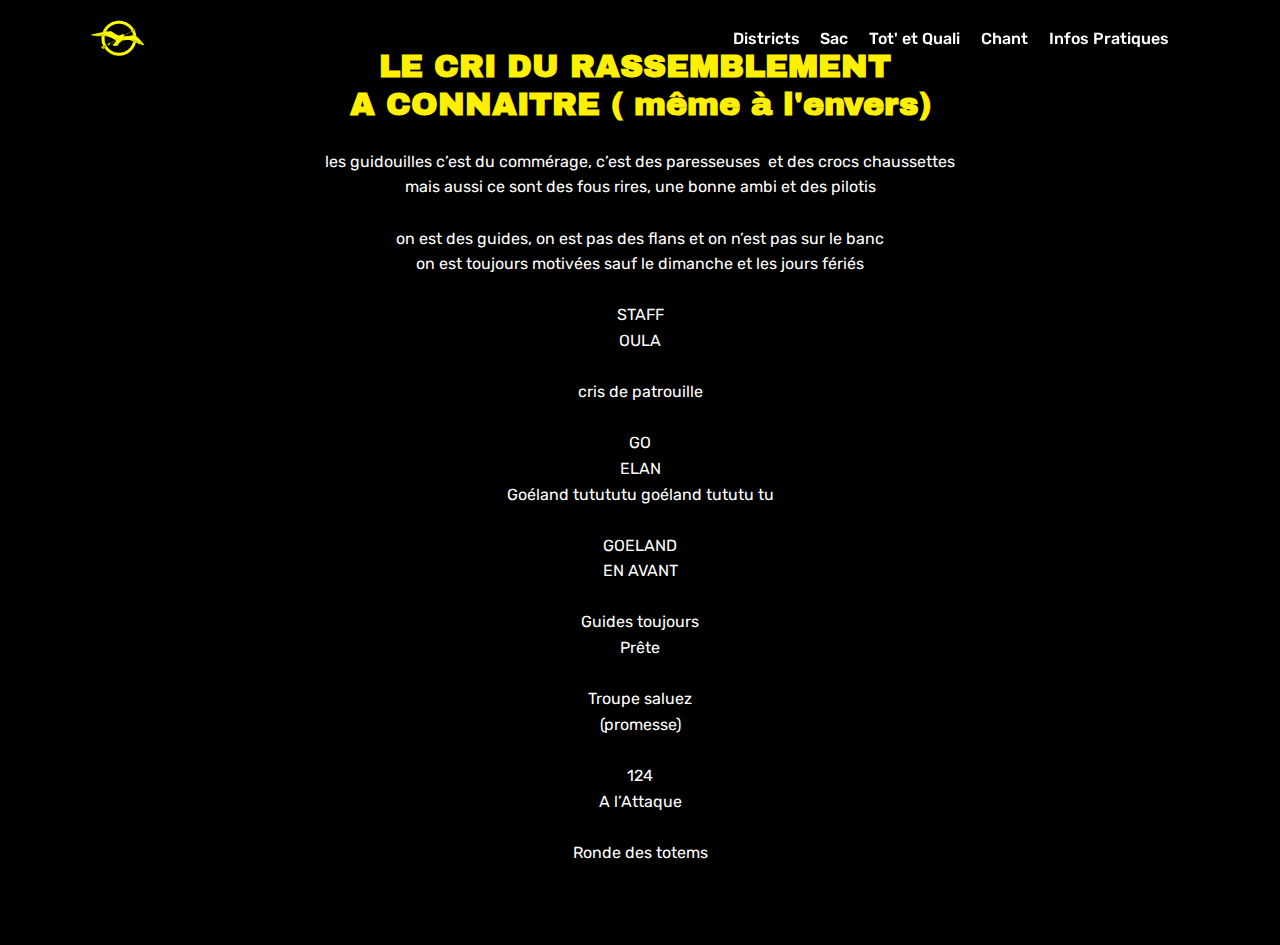
<file: page4.html>
<!DOCTYPE html>
<html >
<head>
  <!-- Site made with Mobirise Website Builder v4.7.2, https://mobirise.com -->
  <meta charset="UTF-8">
  <meta http-equiv="X-UA-Compatible" content="IE=edge">
  <meta name="generator" content="Mobirise v4.7.2, mobirise.com">
  <meta name="viewport" content="width=device-width, initial-scale=1, minimum-scale=1">
  <link rel="shortcut icon" href="assets/images/logo-122x99.png" type="image/x-icon">
  <meta name="description" content="Site Creator Description">
  <title>chant</title>
  <link rel="stylesheet" href="assets/web/assets/mobirise-icons/mobirise-icons.css">
  <link rel="stylesheet" href="assets/tether/tether.min.css">
  <link rel="stylesheet" href="assets/bootstrap/css/bootstrap.min.css">
  <link rel="stylesheet" href="assets/bootstrap/css/bootstrap-grid.min.css">
  <link rel="stylesheet" href="assets/bootstrap/css/bootstrap-reboot.min.css">
  <link rel="stylesheet" href="assets/dropdown/css/style.css">
  <link rel="stylesheet" href="assets/theme/css/style.css">
  <link rel="stylesheet" href="assets/mobirise/css/mbr-additional.css" type="text/css">
  
  
  
</head>
<body>
  <section class="menu cid-qQy408a8B6" once="menu" id="menu1-t">

    

    <nav class="navbar navbar-expand beta-menu navbar-dropdown align-items-center navbar-fixed-top navbar-toggleable-sm bg-color transparent">
        <button class="navbar-toggler navbar-toggler-right" type="button" data-toggle="collapse" data-target="#navbarSupportedContent" aria-controls="navbarSupportedContent" aria-expanded="false" aria-label="Toggle navigation">
            <div class="hamburger">
                <span></span>
                <span></span>
                <span></span>
                <span></span>
            </div>
        </button>
        <div class="menu-logo">
            <div class="navbar-brand">
                <span class="navbar-logo">
                    <a href="index.html">
                         <img src="assets/images/logo-122x99.png" alt="Mobirise" title="" style="height: 3.8rem;">
                    </a>
                </span>
                
            </div>
        </div>
        <div class="collapse navbar-collapse" id="navbarSupportedContent">
            <ul class="navbar-nav nav-dropdown nav-right" data-app-modern-menu="true"><li class="nav-item">
                    <a class="nav-link link text-white display-4" href="page1.html">
                        
                        Districts</a>
                </li><li class="nav-item"><a class="nav-link link text-white display-4" href="page2.html">
                        
                        Sac</a></li><li class="nav-item"><a class="nav-link link text-white display-4" href="page3.html">Tot' et Quali</a></li><li class="nav-item"><a class="nav-link link text-white display-4" href="page4.html">Chant</a></li><li class="nav-item"><a class="nav-link link text-white display-4" href="page5.html">Infos Pratiques</a></li><li class="nav-item"><a class="nav-link link text-white display-4" href="https://mobirise.com"></a></li></ul>
            
        </div>
    </nav>
</section>

<section class="engine"><a href="https://mobirise.me/j">website templates</a></section><section class="cid-qRxCDofa2g mbr-fullscreen" id="header2-v">

    

    

    <div class="container align-center">
        <div class="row justify-content-md-center">
            <div class="mbr-white col-md-10">
                <h1 class="mbr-section-title mbr-bold pb-3 mbr-fonts-style display-2">LE CRI DU RASSEMBLEMENT&nbsp;<div>A CONNAITRE ( même à l'envers)</div></h1>
                
                <p class="mbr-text pb-3 mbr-fonts-style display-7">les guidouilles c’est du commérage, c’est des paresseuses &nbsp;et des crocs chaussettes <br>mais aussi ce sont des fous rires, une bonne ambi et des pilotis <br><br>on est des guides, on est pas des flans et on n’est pas sur le banc<br>on est toujours motivées sauf le dimanche et les jours fériés <br><br>STAFF<br>OULA<br><br>cris de patrouille<br><br>GO<br>ELAN<br>Goéland tutututu goéland tututu tu <br><br>GOELAND<br>EN AVANT <br><br>Guides toujours<br>Prête <br><br>Troupe saluez<br>(promesse)<br><br>124<br>A l’Attaque <br><br>Ronde des totems<br></p>
                
            </div>
        </div>
    </div>
    
</section>


  <script src="assets/web/assets/jquery/jquery.min.js"></script>
  <script src="assets/popper/popper.min.js"></script>
  <script src="assets/tether/tether.min.js"></script>
  <script src="assets/bootstrap/js/bootstrap.min.js"></script>
  <script src="assets/smoothscroll/smooth-scroll.js"></script>
  <script src="assets/dropdown/js/script.min.js"></script>
  <script src="assets/touchswipe/jquery.touch-swipe.min.js"></script>
  <script src="assets/theme/js/script.js"></script>
  
  
</body>
</html>
</file>
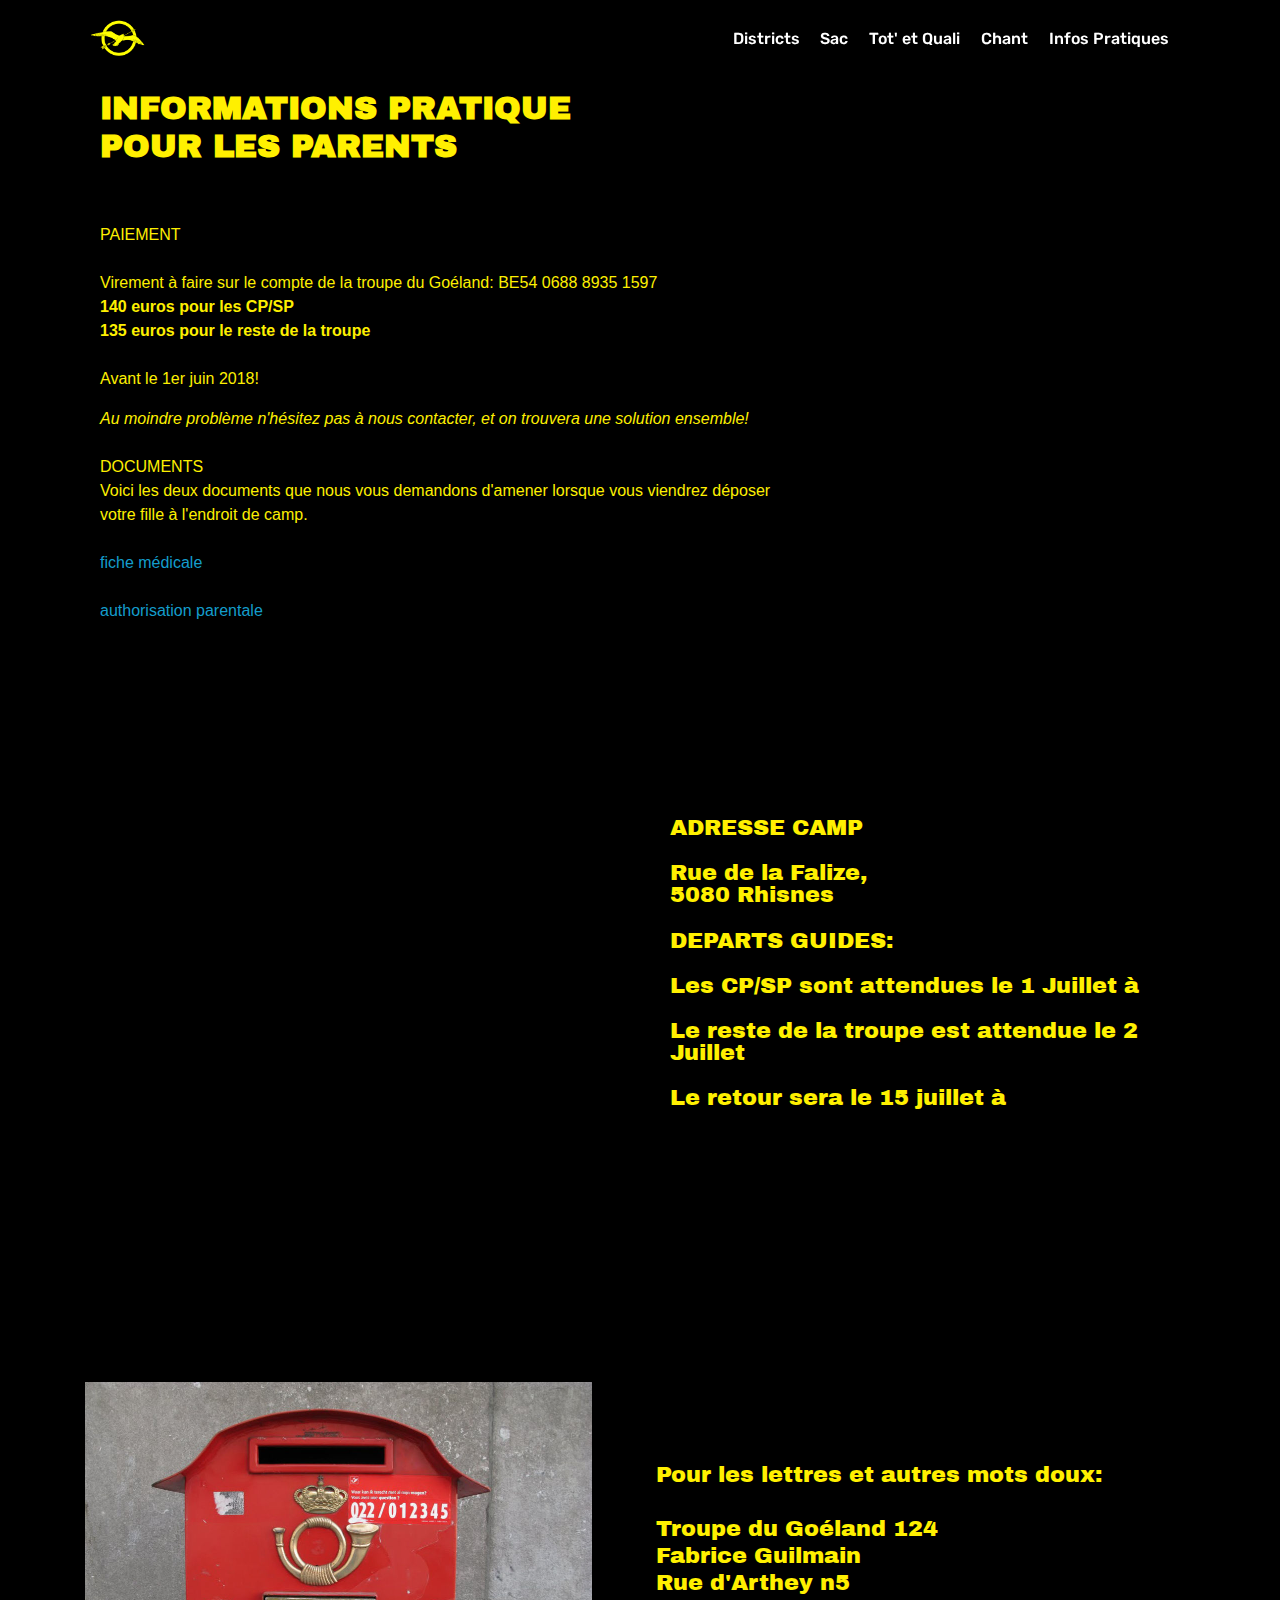
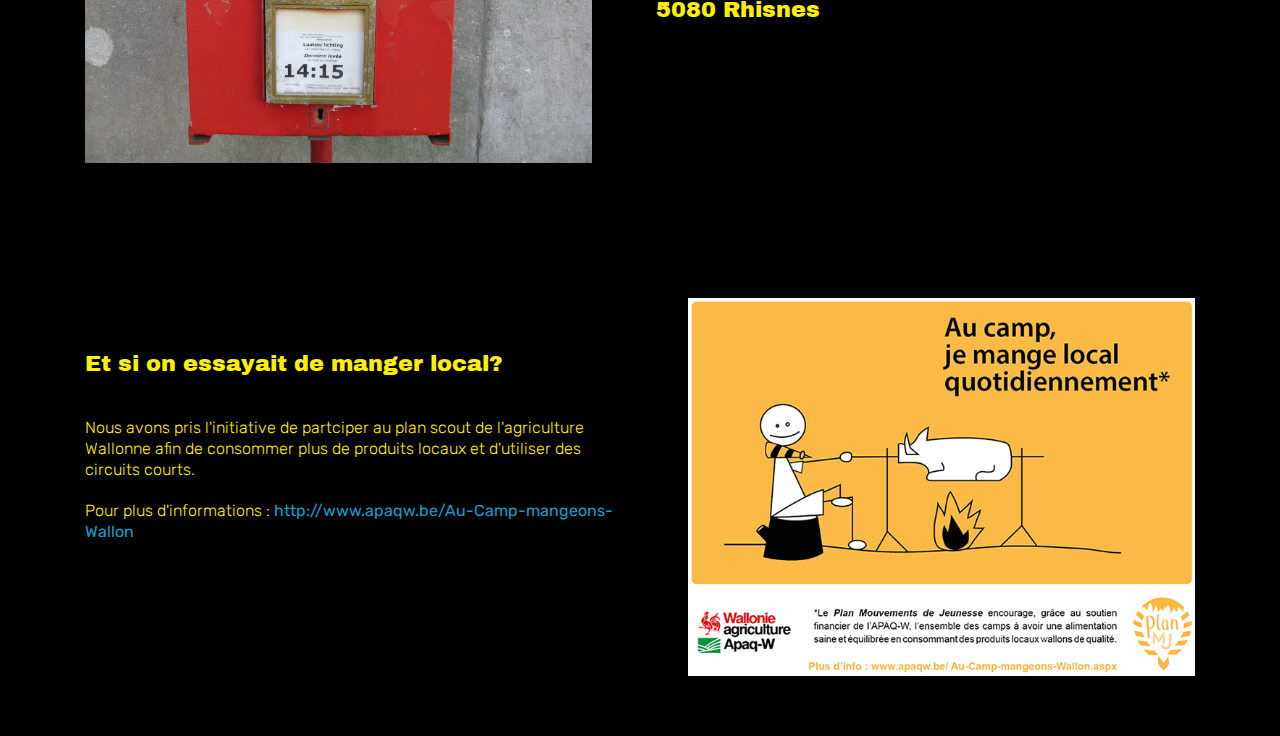
<file: page5.html>
<!DOCTYPE html>
<html >
<head>
  <!-- Site made with Mobirise Website Builder v4.7.2, https://mobirise.com -->
  <meta charset="UTF-8">
  <meta http-equiv="X-UA-Compatible" content="IE=edge">
  <meta name="generator" content="Mobirise v4.7.2, mobirise.com">
  <meta name="viewport" content="width=device-width, initial-scale=1, minimum-scale=1">
  <link rel="shortcut icon" href="assets/images/logo-122x99.png" type="image/x-icon">
  <meta name="description" content="Website Creator Description">
  <title>Infos</title>
  <link rel="stylesheet" href="assets/web/assets/mobirise-icons/mobirise-icons.css">
  <link rel="stylesheet" href="assets/tether/tether.min.css">
  <link rel="stylesheet" href="assets/bootstrap/css/bootstrap.min.css">
  <link rel="stylesheet" href="assets/bootstrap/css/bootstrap-grid.min.css">
  <link rel="stylesheet" href="assets/bootstrap/css/bootstrap-reboot.min.css">
  <link rel="stylesheet" href="assets/dropdown/css/style.css">
  <link rel="stylesheet" href="assets/theme/css/style.css">
  <link rel="stylesheet" href="assets/mobirise/css/mbr-additional.css" type="text/css">
  
  
  
</head>
<body>
  <section class="menu cid-qQy408a8B6" once="menu" id="menu1-x">

    

    <nav class="navbar navbar-expand beta-menu navbar-dropdown align-items-center navbar-fixed-top navbar-toggleable-sm bg-color transparent">
        <button class="navbar-toggler navbar-toggler-right" type="button" data-toggle="collapse" data-target="#navbarSupportedContent" aria-controls="navbarSupportedContent" aria-expanded="false" aria-label="Toggle navigation">
            <div class="hamburger">
                <span></span>
                <span></span>
                <span></span>
                <span></span>
            </div>
        </button>
        <div class="menu-logo">
            <div class="navbar-brand">
                <span class="navbar-logo">
                    <a href="index.html">
                         <img src="assets/images/logo-122x99.png" alt="Mobirise" title="" style="height: 3.8rem;">
                    </a>
                </span>
                
            </div>
        </div>
        <div class="collapse navbar-collapse" id="navbarSupportedContent">
            <ul class="navbar-nav nav-dropdown nav-right" data-app-modern-menu="true"><li class="nav-item">
                    <a class="nav-link link text-white display-4" href="page1.html">
                        
                        Districts</a>
                </li><li class="nav-item"><a class="nav-link link text-white display-4" href="page2.html">
                        
                        Sac</a></li><li class="nav-item"><a class="nav-link link text-white display-4" href="page3.html">Tot' et Quali</a></li><li class="nav-item"><a class="nav-link link text-white display-4" href="page4.html">Chant</a></li><li class="nav-item"><a class="nav-link link text-white display-4" href="page5.html">Infos Pratiques</a></li><li class="nav-item"><a class="nav-link link text-white display-4" href="https://mobirise.com"></a></li></ul>
            
        </div>
    </nav>
</section>

<section class="engine"><a href="https://mobirise.me/s">bootstrap themes</a></section><section class="header9 cid-qRxF776MB2" id="header9-z">

    

    

    <div class="container">
        <div class="media-container-column mbr-white col-md-8">
            <h1 class="mbr-section-title align-left mbr-bold pb-3 mbr-fonts-style display-2">INFORMATIONS PRATIQUE <br>POUR LES PARENTS</h1>
            
            <p class="mbr-text align-left pb-3 mbr-fonts-style display-7"></p><p>PAIEMENT&nbsp;<br><br>Virement à faire sur le compte de la troupe du Goéland: BE54 0688 8935 1597<br><strong>140 euros pour les CP/SP<br>135 euros pour le reste de la troupe<br></strong><br>Avant le 1er juin 2018!&nbsp;</p><p><em>Au moindre problème n'hésitez pas à nous contacter, et on trouvera une solution ensemble!&nbsp;</em><br><br>DOCUMENTS&nbsp;<br>Voici les deux documents que nous vous demandons d'amener lorsque vous viendrez déposer votre fille à l'endroit de camp.&nbsp;<br><br><a href="assets/files/fiche_médicale.pdf" target="_blank">fiche médicale</a><br><br><a href="assets/files/autorisation_parentale.pdf" target="_blank">authorisation parentale</a><br><br><br><br></p><p></p>
            
        </div>
    </div>

    
</section>

<section class="mbr-section form4 cid-qRxGWKpdOp" id="form4-10">

    

    
    <div class="container">
        <div class="row">
            <div class="col-md-6">
                <div class="google-map"><iframe frameborder="0" style="border:0" src="https://www.google.com/maps/embed/v1/place?key=AIzaSyA0Dx_boXQiwvdz8sJHoYeZNVTdoWONYkU&amp;q=place_id:ChIJM_en1XmcwUcRWYkpfQe_Tmk" allowfullscreen=""></iframe></div>
            </div>
            <div class="col-md-6">
                <h2 class="pb-3 align-left mbr-fonts-style display-5">ADRESSE CAMP<br><br>Rue de la Falize, <br>5080 Rhisnes</h2>
                <div>
                    <div class="icon-block pb-3">
                        
                        <h4 class="icon-block__title align-left mbr-fonts-style display-5"><span style="font-style: normal;">DEPARTS GUIDES:&nbsp;<br><br>Les CP/SP sont attendues le 1 Juillet à&nbsp;<br><br>Le reste de la troupe est attendue le 2 Juillet&nbsp;<br><br>Le retour sera le 15 juillet à&nbsp;</span></h4>
                    </div>
                    <div class="icon-contacts pb-3">
                        <h5 class="align-left mbr-fonts-style display-7"><br><div>&nbsp;<br><br></div></h5>
                        <p class="mbr-text align-left mbr-fonts-style display-7"></p>
                    </div>
                </div>
                
            </div>
        </div>
    </div>
</section>

<section class="header3 cid-qRxIpFMC2x" id="header3-11">

    

    

    <div class="container">
        <div class="media-container-row">
            <div class="mbr-figure" style="width: 100%;">
                <img src="assets/images/88254335-1014x761.jpg" alt="Mobirise" title="">
            </div>

            <div class="media-content">
                <h1 class="mbr-section-title mbr-white pb-3 mbr-fonts-style display-5"><br><br><br><div>Pour les lettres et autres mots doux:&nbsp;</div><div><br></div><div>Troupe du Goéland 124</div><div>Fabrice Guilmain&nbsp;</div><div>Rue d'Arthey n5</div><div>5080 Rhisnes</div></h1>
                
                <div class="mbr-section-text mbr-white pb-3 ">
                    <p class="mbr-text mbr-fonts-style display-5"></p>
                </div>
                
            </div>
        </div>
    </div>

</section>

<section class="header3 cid-qRxJii2ZIz" id="header3-13">

    

    

    <div class="container">
        <div class="media-container-row">
            <div class="mbr-figure" style="width: 100%;">
                <img src="assets/images/camwalvis17-700x522.png" alt="Mobirise" title="">
            </div>

            <div class="media-content">
                <h1 class="mbr-section-title mbr-white pb-3 mbr-fonts-style display-5"><p><br><br>Et si on essayait de manger local?&nbsp;<br></p></h1>
                <h3 class="mbr-section-subtitle align-left mbr-white mbr-light pb-3 mbr-fonts-style display-7">Nous avons pris l'initiative de partciper au plan scout de l'agriculture Wallonne afin de consommer plus de produits locaux et d'utiliser des circuits courts.&nbsp;<div><br></div><div>Pour plus d'informations : <a href="http://www.apaqw.be/Au-Camp-mangeons-Wallon">http://www.apaqw.be/Au-Camp-mangeons-Wallon</a></div></h3>
                <div class="mbr-section-text mbr-white pb-3 ">
                    <p class="mbr-text mbr-fonts-style display-5"></p>
                </div>
                
            </div>
        </div>
    </div>

</section>


  <script src="assets/web/assets/jquery/jquery.min.js"></script>
  <script src="assets/popper/popper.min.js"></script>
  <script src="assets/tether/tether.min.js"></script>
  <script src="assets/bootstrap/js/bootstrap.min.js"></script>
  <script src="assets/smoothscroll/smooth-scroll.js"></script>
  <script src="assets/dropdown/js/script.min.js"></script>
  <script src="assets/touchswipe/jquery.touch-swipe.min.js"></script>
  <script src="assets/theme/js/script.js"></script>
  <script src="assets/formoid/formoid.min.js"></script>
  
  
</body>
</html>
</file>
<file: assets/web/assets/mobirise-icons/mobirise-icons.css>
@font-face {
  font-family: 'MobiriseIcons';
  src:  url('mobirise-icons.eot?spat4u');
  src:  url('mobirise-icons.eot?spat4u#iefix') format('embedded-opentype'),
    url('mobirise-icons.ttf?spat4u') format('truetype'),
    url('mobirise-icons.woff?spat4u') format('woff'),
    url('mobirise-icons.svg?spat4u#MobiriseIcons') format('svg');
  font-weight: normal;
  font-style: normal;
}

[class^="mbri-"], [class*=" mbri-"] {
  /* use !important to prevent issues with browser extensions that change fonts */
  font-family: MobiriseIcons !important;
  speak: none;
  font-style: normal;
  font-weight: normal;
  font-variant: normal;
  text-transform: none;
  line-height: 1;

  /* Better Font Rendering =========== */
  -webkit-font-smoothing: antialiased;
  -moz-osx-font-smoothing: grayscale;
}

.mbri-add-submenu:before {
  content: "\e900";
}
.mbri-alert:before {
  content: "\e901";
}
.mbri-align-center:before {
  content: "\e902";
}
.mbri-align-justify:before {
  content: "\e903";
}
.mbri-align-left:before {
  content: "\e904";
}
.mbri-align-right:before {
  content: "\e905";
}
.mbri-android:before {
  content: "\e906";
}
.mbri-apple:before {
  content: "\e907";
}
.mbri-arrow-down:before {
  content: "\e908";
}
.mbri-arrow-next:before {
  content: "\e909";
}
.mbri-arrow-prev:before {
  content: "\e90a";
}
.mbri-arrow-up:before {
  content: "\e90b";
}
.mbri-bold:before {
  content: "\e90c";
}
.mbri-bookmark:before {
  content: "\e90d";
}
.mbri-bootstrap:before {
  content: "\e90e";
}
.mbri-briefcase:before {
  content: "\e90f";
}
.mbri-browse:before {
  content: "\e910";
}
.mbri-bulleted-list:before {
  content: "\e911";
}
.mbri-calendar:before {
  content: "\e912";
}
.mbri-camera:before {
  content: "\e913";
}
.mbri-cart-add:before {
  content: "\e914";
}
.mbri-cart-full:before {
  content: "\e915";
}
.mbri-cash:before {
  content: "\e916";
}
.mbri-change-style:before {
  content: "\e917";
}
.mbri-chat:before {
  content: "\e918";
}
.mbri-clock:before {
  content: "\e919";
}
.mbri-close:before {
  content: "\e91a";
}
.mbri-cloud:before {
  content: "\e91b";
}
.mbri-code:before {
  content: "\e91c";
}
.mbri-contact-form:before {
  content: "\e91d";
}
.mbri-credit-card:before {
  content: "\e91e";
}
.mbri-cursor-click:before {
  content: "\e91f";
}
.mbri-cust-feedback:before {
  content: "\e920";
}
.mbri-database:before {
  content: "\e921";
}
.mbri-delivery:before {
  content: "\e922";
}
.mbri-desktop:before {
  content: "\e923";
}
.mbri-devices:before {
  content: "\e924";
}
.mbri-down:before {
  content: "\e925";
}
.mbri-download:before {
  content: "\e989";
}
.mbri-drag-n-drop:before {
  content: "\e927";
}
.mbri-drag-n-drop2:before {
  content: "\e928";
}
.mbri-edit:before {
  content: "\e929";
}
.mbri-edit2:before {
  content: "\e92a";
}
.mbri-error:before {
  content: "\e92b";
}
.mbri-extension:before {
  content: "\e92c";
}
.mbri-features:before {
  content: "\e92d";
}
.mbri-file:before {
  content: "\e92e";
}
.mbri-flag:before {
  content: "\e92f";
}
.mbri-folder:before {
  content: "\e930";
}
.mbri-gift:before {
  content: "\e931";
}
.mbri-github:before {
  content: "\e932";
}
.mbri-globe:before {
  content: "\e933";
}
.mbri-globe-2:before {
  content: "\e934";
}
.mbri-growing-chart:before {
  content: "\e935";
}
.mbri-hearth:before {
  content: "\e936";
}
.mbri-help:before {
  content: "\e937";
}
.mbri-home:before {
  content: "\e938";
}
.mbri-hot-cup:before {
  content: "\e939";
}
.mbri-idea:before {
  content: "\e93a";
}
.mbri-image-gallery:before {
  content: "\e93b";
}
.mbri-image-slider:before {
  content: "\e93c";
}
.mbri-info:before {
  content: "\e93d";
}
.mbri-italic:before {
  content: "\e93e";
}
.mbri-key:before {
  content: "\e93f";
}
.mbri-laptop:before {
  content: "\e940";
}
.mbri-layers:before {
  content: "\e941";
}
.mbri-left-right:before {
  content: "\e942";
}
.mbri-left:before {
  content: "\e943";
}
.mbri-letter:before {
  content: "\e944";
}
.mbri-like:before {
  content: "\e945";
}
.mbri-link:before {
  content: "\e946";
}
.mbri-lock:before {
  content: "\e947";
}
.mbri-login:before {
  content: "\e948";
}
.mbri-logout:before {
  content: "\e949";
}
.mbri-magic-stick:before {
  content: "\e94a";
}
.mbri-map-pin:before {
  content: "\e94b";
}
.mbri-menu:before {
  content: "\e94c";
}
.mbri-mobile:before {
  content: "\e94d";
}
.mbri-mobile2:before {
  content: "\e94e";
}
.mbri-mobirise:before {
  content: "\e94f";
}
.mbri-more-horizontal:before {
  content: "\e950";
}
.mbri-more-vertical:before {
  content: "\e951";
}
.mbri-music:before {
  content: "\e952";
}
.mbri-new-file:before {
  content: "\e953";
}
.mbri-numbered-list:before {
  content: "\e954";
}
.mbri-opened-folder:before {
  content: "\e955";
}
.mbri-pages:before {
  content: "\e956";
}
.mbri-paper-plane:before {
  content: "\e957";
}
.mbri-paperclip:before {
  content: "\e958";
}
.mbri-photo:before {
  content: "\e959";
}
.mbri-photos:before {
  content: "\e95a";
}
.mbri-pin:before {
  content: "\e95b";
}
.mbri-play:before {
  content: "\e95c";
}
.mbri-plus:before {
  content: "\e95d";
}
.mbri-preview:before {
  content: "\e95e";
}
.mbri-print:before {
  content: "\e95f";
}
.mbri-protect:before {
  content: "\e960";
}
.mbri-question:before {
  content: "\e961";
}
.mbri-quote-left:before {
  content: "\e962";
}
.mbri-quote-right:before {
  content: "\e963";
}
.mbri-refresh:before {
  content: "\e964";
}
.mbri-responsive:before {
  content: "\e965";
}
.mbri-right:before {
  content: "\e966";
}
.mbri-rocket:before {
  content: "\e967";
}
.mbri-sad-face:before {
  content: "\e968";
}
.mbri-sale:before {
  content: "\e969";
}
.mbri-save:before {
  content: "\e96a";
}
.mbri-search:before {
  content: "\e96b";
}
.mbri-setting:before {
  content: "\e96c";
}
.mbri-setting2:before {
  content: "\e96d";
}
.mbri-setting3:before {
  content: "\e96e";
}
.mbri-share:before {
  content: "\e96f";
}
.mbri-shopping-bag:before {
  content: "\e970";
}
.mbri-shopping-basket:before {
  content: "\e971";
}
.mbri-shopping-cart:before {
  content: "\e972";
}
.mbri-sites:before {
  content: "\e973";
}
.mbri-smile-face:before {
  content: "\e974";
}
.mbri-speed:before {
  content: "\e975";
}
.mbri-star:before {
  content: "\e976";
}
.mbri-success:before {
  content: "\e977";
}
.mbri-sun:before {
  content: "\e978";
}
.mbri-sun2:before {
  content: "\e979";
}
.mbri-tablet:before {
  content: "\e97a";
}
.mbri-tablet-vertical:before {
  content: "\e97b";
}
.mbri-target:before {
  content: "\e97c";
}
.mbri-timer:before {
  content: "\e97d";
}
.mbri-to-ftp:before {
  content: "\e97e";
}
.mbri-to-local-drive:before {
  content: "\e97f";
}
.mbri-touch-swipe:before {
  content: "\e980";
}
.mbri-touch:before {
  content: "\e981";
}
.mbri-trash:before {
  content: "\e982";
}
.mbri-underline:before {
  content: "\e983";
}
.mbri-unlink:before {
  content: "\e984";
}
.mbri-unlock:before {
  content: "\e985";
}
.mbri-up-down:before {
  content: "\e986";
}
.mbri-up:before {
  content: "\e987";
}
.mbri-update:before {
  content: "\e988";
}
.mbri-upload:before {
 content: "\e926"; 
}
.mbri-user:before {
  content: "\e98a";
}
.mbri-user2:before {
  content: "\e98b";
}
.mbri-users:before {
  content: "\e98c";
}
.mbri-video:before {
  content: "\e98d";
}
.mbri-video-play:before {
  content: "\e98e";
}
.mbri-watch:before {
  content: "\e98f";
}
.mbri-website-theme:before {
  content: "\e990";
}
.mbri-wifi:before {
  content: "\e991";
}
.mbri-windows:before {
  content: "\e992";
}
.mbri-zoom-out:before {
  content: "\e993";
}
.mbri-redo:before {
  content: "\e994";
}
.mbri-undo:before {
  content: "\e995";
}
</file>
<file: assets/dropdown/css/style.css>
.navbar-dropdown {
  left: 0;
  padding: 0;
  position: absolute;
  right: 0;
  top: 0;
  transition: all 0.45s ease;
  z-index: 1030;
  background: #282828; }
  .navbar-dropdown .navbar-logo {
    margin-right: 0.8rem;
    transition: margin 0.3s ease-in-out;
    vertical-align: middle; }
    .navbar-dropdown .navbar-logo img {
      height: 3.125rem;
      transition: all 0.3s ease-in-out; }
    .navbar-dropdown .navbar-logo.mbr-iconfont {
      font-size: 3.125rem;
      line-height: 3.125rem; }
  .navbar-dropdown .navbar-caption {
    font-weight: 700;
    white-space: normal;
    vertical-align: -4px;
    line-height: 3.125rem !important; }
    .navbar-dropdown .navbar-caption, .navbar-dropdown .navbar-caption:hover {
      color: inherit;
      text-decoration: none; }
  .navbar-dropdown .mbr-iconfont + .navbar-caption {
    vertical-align: -1px; }
  .navbar-dropdown.navbar-fixed-top {
    position: fixed; }
  .navbar-dropdown .navbar-brand span {
    vertical-align: -4px; }
  .navbar-dropdown.bg-color.transparent {
    background: none; }
  .navbar-dropdown.navbar-short .navbar-brand {
    padding: 0.625rem 0; }
    .navbar-dropdown.navbar-short .navbar-brand span {
      vertical-align: -1px; }
  .navbar-dropdown.navbar-short .navbar-caption {
    line-height: 2.375rem !important;
    vertical-align: -2px; }
  .navbar-dropdown.navbar-short .navbar-logo {
    margin-right: 0.5rem; }
    .navbar-dropdown.navbar-short .navbar-logo img {
      height: 2.375rem; }
    .navbar-dropdown.navbar-short .navbar-logo.mbr-iconfont {
      font-size: 2.375rem;
      line-height: 2.375rem; }
  .navbar-dropdown.navbar-short .mbr-table-cell {
    height: 3.625rem; }
  .navbar-dropdown .navbar-close {
    left: 0.6875rem;
    position: fixed;
    top: 0.75rem;
    z-index: 1000; }
  .navbar-dropdown .hamburger-icon {
    content: "";
    display: inline-block;
    vertical-align: middle;
    width: 16px;
    -webkit-box-shadow: 0 -6px 0 1px #282828,0 0 0 1px #282828,0 6px 0 1px #282828;
    -moz-box-shadow: 0 -6px 0 1px #282828,0 0 0 1px #282828,0 6px 0 1px #282828;
    box-shadow: 0 -6px 0 1px #282828,0 0 0 1px #282828,0 6px 0 1px #282828; }

.dropdown-menu .dropdown-toggle[data-toggle="dropdown-submenu"]::after {
  border-bottom: 0.35em solid transparent;
  border-left: 0.35em solid;
  border-right: 0;
  border-top: 0.35em solid transparent;
  margin-left: 0.3rem; }

.dropdown-menu .dropdown-item:focus {
  outline: 0; }

.nav-dropdown {
  font-size: 0.75rem;
  font-weight: 500;
  height: auto !important; }
  .nav-dropdown .nav-btn {
    padding-left: 1rem; }
  .nav-dropdown .link {
    margin: .667em 1.667em;
    font-weight: 500;
    padding: 0;
    transition: color .2s ease-in-out; }
    .nav-dropdown .link.dropdown-toggle {
      margin-right: 2.583em; }
      .nav-dropdown .link.dropdown-toggle::after {
        margin-left: .25rem;
        border-top: 0.35em solid;
        border-right: 0.35em solid transparent;
        border-left: 0.35em solid transparent;
        border-bottom: 0; }
      .nav-dropdown .link.dropdown-toggle[aria-expanded="true"] {
        margin: 0;
        padding: 0.667em 3.263em  0.667em 1.667em; }
  .nav-dropdown .link::after,
  .nav-dropdown .dropdown-item::after {
    color: inherit; }
  .nav-dropdown .btn {
    font-size: 0.75rem;
    font-weight: 700;
    letter-spacing: 0;
    margin-bottom: 0;
    padding-left: 1.25rem;
    padding-right: 1.25rem; }
  .nav-dropdown .dropdown-menu {
    border-radius: 0;
    border: 0;
    left: 0;
    margin: 0;
    padding-bottom: 1.25rem;
    padding-top: 1.25rem;
    position: relative; }
  .nav-dropdown .dropdown-submenu {
    margin-left: 0.125rem;
    top: 0; }
  .nav-dropdown .dropdown-item {
    font-weight: 500;
    line-height: 2;
    padding: 0.3846em 4.615em 0.3846em 1.5385em;
    position: relative;
    transition: color .2s ease-in-out, background-color .2s ease-in-out; }
    .nav-dropdown .dropdown-item::after {
      margin-top: -0.3077em;
      position: absolute;
      right: 1.1538em;
      top: 50%; }
    .nav-dropdown .dropdown-item:focus, .nav-dropdown .dropdown-item:hover {
      background: none; }

@media (max-width: 767px) {
  .nav-dropdown.navbar-toggleable-sm {
    bottom: 0;
    display: none;
    left: 0;
    overflow-x: hidden;
    position: fixed;
    top: 0;
    transform: translateX(-100%);
    -ms-transform: translateX(-100%);
    -webkit-transform: translateX(-100%);
    width: 18.75rem;
    z-index: 999; } }
.nav-dropdown.navbar-toggleable-xl {
  bottom: 0;
  display: none;
  left: 0;
  overflow-x: hidden;
  position: fixed;
  top: 0;
  transform: translateX(-100%);
  -ms-transform: translateX(-100%);
  -webkit-transform: translateX(-100%);
  width: 18.75rem;
  z-index: 999; }

.nav-dropdown-sm {
  display: block !important;
  overflow-x: hidden;
  overflow: auto;
  padding-top: 3.875rem; }
  .nav-dropdown-sm::after {
    content: "";
    display: block;
    height: 3rem;
    width: 100%; }
  .nav-dropdown-sm.collapse.in ~ .navbar-close {
    display: block !important; }
  .nav-dropdown-sm.collapsing, .nav-dropdown-sm.collapse.in {
    transform: translateX(0);
    -ms-transform: translateX(0);
    -webkit-transform: translateX(0);
    transition: all 0.25s ease-out;
    -webkit-transition: all 0.25s ease-out;
    background: #282828; }
  .nav-dropdown-sm.collapsing[aria-expanded="false"] {
    transform: translateX(-100%);
    -ms-transform: translateX(-100%);
    -webkit-transform: translateX(-100%); }
  .nav-dropdown-sm .nav-item {
    display: block;
    margin-left: 0 !important;
    padding-left: 0; }
  .nav-dropdown-sm .link,
  .nav-dropdown-sm .dropdown-item {
    border-top: 1px dotted rgba(255, 255, 255, 0.1);
    font-size: 0.8125rem;
    line-height: 1.6;
    margin: 0 !important;
    padding: 0.875rem 2.4rem 0.875rem 1.5625rem !important;
    position: relative;
    white-space: normal; }
    .nav-dropdown-sm .link:focus, .nav-dropdown-sm .link:hover,
    .nav-dropdown-sm .dropdown-item:focus,
    .nav-dropdown-sm .dropdown-item:hover {
      background: rgba(0, 0, 0, 0.2) !important;
      color: #c0a375; }
  .nav-dropdown-sm .nav-btn {
    position: relative;
    padding: 1.5625rem 1.5625rem 0 1.5625rem; }
    .nav-dropdown-sm .nav-btn::before {
      border-top: 1px dotted rgba(255, 255, 255, 0.1);
      content: "";
      left: 0;
      position: absolute;
      top: 0;
      width: 100%; }
    .nav-dropdown-sm .nav-btn + .nav-btn {
      padding-top: 0.625rem; }
      .nav-dropdown-sm .nav-btn + .nav-btn::before {
        display: none; }
  .nav-dropdown-sm .btn {
    padding: 0.625rem 0; }
  .nav-dropdown-sm .dropdown-toggle[data-toggle="dropdown-submenu"]::after {
    margin-left: .25rem;
    border-top: 0.35em solid;
    border-right: 0.35em solid transparent;
    border-left: 0.35em solid transparent;
    border-bottom: 0; }
  .nav-dropdown-sm .dropdown-toggle[data-toggle="dropdown-submenu"][aria-expanded="true"]::after {
    border-top: 0;
    border-right: 0.35em solid transparent;
    border-left: 0.35em solid transparent;
    border-bottom: 0.35em solid; }
  .nav-dropdown-sm .dropdown-menu {
    margin: 0;
    padding: 0;
    position: relative;
    top: 0;
    left: 0;
    width: 100%;
    border: 0;
    float: none;
    border-radius: 0;
    background: none; }
  .nav-dropdown-sm .dropdown-submenu {
    left: 100%;
    margin-left: 0.125rem;
    margin-top: -1.25rem;
    top: 0; }

.navbar-toggleable-sm .nav-dropdown .dropdown-menu {
  position: absolute; }

.navbar-toggleable-sm .nav-dropdown .dropdown-submenu {
  left: 100%;
  margin-left: 0.125rem;
  margin-top: -1.25rem;
  top: 0; }

.navbar-toggleable-sm.opened .nav-dropdown .dropdown-menu {
  position: relative; }

.navbar-toggleable-sm.opened .nav-dropdown .dropdown-submenu {
  left: 0;
  margin-left: 00rem;
  margin-top: 0rem;
  top: 0; }

.is-builder .nav-dropdown.collapsing {
  transition: none !important; }

/*# sourceMappingURL=style.css.map */
</file>
<file: assets/theme/css/style.css>
/*!
 * Mobirise v4 theme (https://mobirise.com/)
 * Copyright 2017 Mobirise
 */
section {
  background-color: #eeeeee; }

section,
.container,
.container-fluid {
  position: relative;
  word-wrap: break-word; }

a.mbr-iconfont:hover {
  text-decoration: none; }

.article .lead p, .article .lead ul, .article .lead ol, .article .lead pre, .article .lead blockquote {
  margin-bottom: 0; }

a {
  font-style: normal;
  font-weight: 400;
  cursor: pointer; }
  a, a:hover {
    text-decoration: none; }

figure {
  margin-bottom: 0; }

body {
  color: #232323; }

h1, h2, h3, h4, h5, h6,
.h1, .h2, .h3, .h4, .h5, .h6,
.display-1, .display-2, .display-3, .display-4 {
  line-height: 1;
  word-break: break-word;
  word-wrap: break-word; }

b, strong {
  font-weight: bold; }

blockquote {
  padding: 10px 0 10px 20px;
  position: relative;
  border-left: 2px solid;
  border-color: #ff3366; }

input:-webkit-autofill, input:-webkit-autofill:hover, input:-webkit-autofill:focus, input:-webkit-autofill:active {
  transition-delay: 9999s;
  transition-property: background-color, color; }

textarea[type="hidden"] {
  display: none; }

body {
  position: relative; }

section {
  background-position: 50% 50%;
  background-repeat: no-repeat;
  background-size: cover; }
  section .mbr-background-video,
  section .mbr-background-video-preview {
    position: absolute;
    bottom: 0;
    left: 0;
    right: 0;
    top: 0; }

.hidden {
  visibility: hidden; }

.mbr-z-index20 {
  z-index: 20; }

/*! Base colors */
.mbr-white {
  color: #ffffff; }

.mbr-black {
  color: #000000; }

.mbr-bg-white {
  background-color: #ffffff; }

.mbr-bg-black {
  background-color: #000000; }

/*! Text-aligns */
.align-left {
  text-align: left; }

.align-center {
  text-align: center; }

.align-right {
  text-align: right; }

@media (max-width: 767px) {
  .align-left, .align-center, .align-right, .mbr-section-btn, .mbr-section-title {
    text-align: center; } }
/*! Font-weight  */
.mbr-light {
  font-weight: 300; }

.mbr-regular {
  font-weight: 400; }

.mbr-semibold {
  font-weight: 500; }

.mbr-bold {
  font-weight: 700; }

/*! Media  */
.media-size-item {
  -webkit-flex: 1 1 auto;
  -moz-flex: 1 1 auto;
  -ms-flex: 1 1 auto;
  -o-flex: 1 1 auto;
  flex: 1 1 auto; }

.media-content {
  -webkit-flex-basis: 100%;
  flex-basis: 100%; }

.media-container-row {
  display: -ms-flexbox;
  display: -webkit-flex;
  display: flex;
  -webkit-flex-direction: row;
  -ms-flex-direction: row;
  flex-direction: row;
  -webkit-flex-wrap: wrap;
  -ms-flex-wrap: wrap;
  flex-wrap: wrap;
  -webkit-justify-content: center;
  -ms-flex-pack: center;
  justify-content: center;
  -webkit-align-content: center;
  -ms-flex-line-pack: center;
  align-content: center;
  -webkit-align-items: start;
  -ms-flex-align: start;
  align-items: start; }
  .media-container-row .media-size-item {
    width: 400px; }

.media-container-column {
  display: -ms-flexbox;
  display: -webkit-flex;
  display: flex;
  -webkit-flex-direction: column;
  -ms-flex-direction: column;
  flex-direction: column;
  -webkit-flex-wrap: wrap;
  -ms-flex-wrap: wrap;
  flex-wrap: wrap;
  -webkit-justify-content: center;
  -ms-flex-pack: center;
  justify-content: center;
  -webkit-align-content: center;
  -ms-flex-line-pack: center;
  align-content: center;
  -webkit-align-items: stretch;
  -ms-flex-align: stretch;
  align-items: stretch; }
  .media-container-column > * {
    width: 100%; }

@media (min-width: 992px) {
  .media-container-row {
    -webkit-flex-wrap: nowrap;
    -ms-flex-wrap: nowrap;
    flex-wrap: nowrap; } }
figure {
  overflow: hidden; }

figure[mbr-media-size] {
  transition: width 0.1s; }

.mbr-figure img, .mbr-figure iframe {
  display: block;
  width: 100%; }

.card {
  background-color: transparent;
  border: none; }

.card-img {
  text-align: center;
  flex-shrink: 0; }

.media {
  max-width: 100%;
  margin: 0 auto; }

.mbr-figure {
  -ms-flex-item-align: center;
  -ms-grid-row-align: center;
  -webkit-align-self: center;
  align-self: center; }

.media-container > div {
  max-width: 100%; }

.mbr-figure img, .card-img img {
  width: 100%; }

@media (max-width: 991px) {
  .media-size-item {
    width: auto !important; }

  .media {
    width: auto; }

  .mbr-figure {
    width: 100% !important; } }
/*! Buttons */
.mbr-section-btn {
  margin-left: -.25rem;
  margin-right: -.25rem;
  font-size: 0; }

nav .mbr-section-btn {
  margin-left: 0rem;
  margin-right: 0rem; }

/*! Btn icon margin */
.btn .mbr-iconfont, .btn.btn-sm .mbr-iconfont {
  cursor: pointer;
  margin-right: 0.5rem; }

.btn.btn-md .mbr-iconfont, .btn.btn-md .mbr-iconfont {
  margin-right: 0.8rem; }

.mbr-regular {
  font-weight: 400; }

.mbr-semibold {
  font-weight: 500; }

.mbr-bold {
  font-weight: 700; }

[type="submit"] {
  -webkit-appearance: none; }

/*! Full-screen */
.mbr-fullscreen .mbr-overlay {
  min-height: 100vh; }

.mbr-fullscreen {
  display: flex;
  display: -webkit-flex;
  display: -moz-flex;
  display: -ms-flex;
  display: -o-flex;
  align-items: center;
  -webkit-align-items: center;
  min-height: 100vh;
  padding-top: 3rem;
  padding-bottom: 3rem; }

/*! Map */
.map {
  height: 25rem;
  position: relative; }
  .map iframe {
    width: 100%;
    height: 100%; }

/* Form */
.form-asterisk {
  font-family: initial;
  position: absolute;
  top: -2px;
  font-weight: normal; }

/*! Scroll to top arrow */
.mbr-arrow-up {
  bottom: 25px;
  right: 90px;
  position: fixed;
  text-align: right;
  z-index: 5000;
  color: #ffffff;
  font-size: 32px;
  transform: rotate(180deg);
  -webkit-transform: rotate(180deg); }

.mbr-arrow-up a {
  background: rgba(0, 0, 0, 0.2);
  border-radius: 3px;
  color: #fff;
  display: inline-block;
  height: 60px;
  width: 60px;
  outline-style: none !important;
  position: relative;
  text-decoration: none;
  transition: all .3s ease-in-out;
  cursor: pointer;
  text-align: center; }
  .mbr-arrow-up a:hover {
    background-color: rgba(0, 0, 0, 0.4); }
  .mbr-arrow-up a i {
    line-height: 60px; }

.mbr-arrow-up-icon {
  display: block;
  color: #fff; }

.mbr-arrow-up-icon::before {
  content: "\203a";
  display: inline-block;
  font-family: serif;
  font-size: 32px;
  line-height: 1;
  font-style: normal;
  position: relative;
  top: 6px;
  left: -4px;
  -webkit-transform: rotate(-90deg);
  transform: rotate(-90deg); }

/*! Arrow Down */
.mbr-arrow {
  position: absolute;
  bottom: 45px;
  left: 50%;
  width: 60px;
  height: 60px;
  cursor: pointer;
  background-color: rgba(80, 80, 80, 0.5);
  border-radius: 50%;
  -webkit-transform: translateX(-50%);
  transform: translateX(-50%); }
  .mbr-arrow > a {
    display: inline-block;
    text-decoration: none;
    outline-style: none;
    -webkit-animation: arrowdown 1.7s ease-in-out infinite;
    animation: arrowdown 1.7s ease-in-out infinite; }
    .mbr-arrow > a > i {
      position: absolute;
      top: -2px;
      left: 15px;
      font-size: 2rem; }

@keyframes arrowdown {
  0% {
    transform: translateY(0px);
    -webkit-transform: translateY(0px); }
  50% {
    transform: translateY(-5px);
    -webkit-transform: translateY(-5px); }
  100% {
    transform: translateY(0px);
    -webkit-transform: translateY(0px); } }
@-webkit-keyframes arrowdown {
  0% {
    transform: translateY(0px);
    -webkit-transform: translateY(0px); }
  50% {
    transform: translateY(-5px);
    -webkit-transform: translateY(-5px); }
  100% {
    transform: translateY(0px);
    -webkit-transform: translateY(0px); } }
@media (max-width: 500px) {
  .mbr-arrow-up {
    left: 50%;
    right: auto;
    transform: translateX(-50%) rotate(180deg);
    -webkit-transform: translateX(-50%) rotate(180deg); } }
/*Gradients animation*/
@keyframes gradient-animation {
  from {
    background-position: 0% 100%;
    animation-timing-function: ease-in-out; }
  to {
    background-position: 100% 0%;
    animation-timing-function: ease-in-out; } }
@-webkit-keyframes gradient-animation {
  from {
    background-position: 0% 100%;
    animation-timing-function: ease-in-out; }
  to {
    background-position: 100% 0%;
    animation-timing-function: ease-in-out; } }
.bg-gradient {
  background-size: 200% 200%;
  animation: gradient-animation 5s infinite alternate;
  -webkit-animation: gradient-animation 5s infinite alternate; }

.menu .navbar-brand {
  display: -webkit-flex; }
  .menu .navbar-brand span {
    display: flex;
    display: -webkit-flex; }
  .menu .navbar-brand .navbar-caption-wrap {
    display: -webkit-flex; }
  .menu .navbar-brand .navbar-logo img {
    display: -webkit-flex; }
@media (min-width: 768px) and (max-width: 991px) {
  .menu .navbar-toggleable-sm .navbar-nav {
    display: -webkit-box;
    display: -webkit-flex;
    display: -ms-flexbox; } }
@media (min-width: 992px) {
  .menu .navbar-nav.nav-dropdown {
    display: -webkit-flex; }
  .menu .navbar-toggleable-sm .navbar-collapse {
    display: -webkit-flex !important; } }

/*# sourceMappingURL=style.css.map */
.engine {
	position: absolute;
	text-indent: -2400px;
	text-align: center;
	padding: 0;
	top: 0;
	left: -2400px;
}
</file>
<file: assets/mobirise/css/mbr-additional.css>
@import url(https://fonts.googleapis.com/css?family=Archivo+Black:400);
@import url(https://fonts.googleapis.com/css?family=Rubik:300,300i,400,400i,500,500i,700,700i,900,900i);





body {
  font-style: normal;
  line-height: 1.5;
}
.mbr-section-title {
  font-style: normal;
  line-height: 1.2;
}
.mbr-section-subtitle {
  line-height: 1.3;
}
.mbr-text {
  font-style: normal;
  line-height: 1.6;
}
.display-1 {
  font-family: 'Archivo Black', sans-serif;
  font-size: 4rem;
}
.display-1 > .mbr-iconfont {
  font-size: 6.4rem;
}
.display-2 {
  font-family: 'Archivo Black', sans-serif;
  font-size: 2rem;
}
.display-2 > .mbr-iconfont {
  font-size: 3.2rem;
}
.display-4 {
  font-family: 'Rubik', sans-serif;
  font-size: 1rem;
}
.display-4 > .mbr-iconfont {
  font-size: 1.6rem;
}
.display-5 {
  font-family: 'Archivo Black', sans-serif;
  font-size: 1.4rem;
}
.display-5 > .mbr-iconfont {
  font-size: 2.24rem;
}
.display-7 {
  font-family: 'Rubik', sans-serif;
  font-size: 1rem;
}
.display-7 > .mbr-iconfont {
  font-size: 1.6rem;
}
/* ---- Fluid typography for mobile devices ---- */
/* 1.4 - font scale ratio ( bootstrap == 1.42857 ) */
/* 100vw - current viewport width */
/* (48 - 20)  48 == 48rem == 768px, 20 == 20rem == 320px(minimal supported viewport) */
/* 0.65 - min scale variable, may vary */
@media (max-width: 768px) {
  .display-1 {
    font-size: 3.2rem;
    font-size: calc( 2.05rem + (4 - 2.05) * ((100vw - 20rem) / (48 - 20)));
    line-height: calc( 1.4 * (2.05rem + (4 - 2.05) * ((100vw - 20rem) / (48 - 20))));
  }
  .display-2 {
    font-size: 1.6rem;
    font-size: calc( 1.35rem + (2 - 1.35) * ((100vw - 20rem) / (48 - 20)));
    line-height: calc( 1.4 * (1.35rem + (2 - 1.35) * ((100vw - 20rem) / (48 - 20))));
  }
  .display-4 {
    font-size: 0.8rem;
    font-size: calc( 1rem + (1 - 1) * ((100vw - 20rem) / (48 - 20)));
    line-height: calc( 1.4 * (1rem + (1 - 1) * ((100vw - 20rem) / (48 - 20))));
  }
  .display-5 {
    font-size: 1.12rem;
    font-size: calc( 1.14rem + (1.4 - 1.14) * ((100vw - 20rem) / (48 - 20)));
    line-height: calc( 1.4 * (1.14rem + (1.4 - 1.14) * ((100vw - 20rem) / (48 - 20))));
  }
}
/* Buttons */
.btn {
  font-weight: 500;
  border-width: 2px;
  font-style: normal;
  letter-spacing: 1px;
  margin: .4rem .8rem;
  white-space: normal;
  -webkit-transition: all 0.3s ease-in-out;
  -moz-transition: all 0.3s ease-in-out;
  transition: all 0.3s ease-in-out;
  padding: 1rem 3rem;
  border-radius: 3px;
  display: inline-flex;
  align-items: center;
  justify-content: center;
  word-break: break-word;
}
.btn-sm {
  font-weight: 500;
  letter-spacing: 1px;
  -webkit-transition: all 0.3s ease-in-out;
  -moz-transition: all 0.3s ease-in-out;
  transition: all 0.3s ease-in-out;
  padding: 0.6rem 1.5rem;
  border-radius: 3px;
}
.btn-md {
  font-weight: 500;
  letter-spacing: 1px;
  margin: .4rem .8rem !important;
  -webkit-transition: all 0.3s ease-in-out;
  -moz-transition: all 0.3s ease-in-out;
  transition: all 0.3s ease-in-out;
  padding: 1rem 3rem;
  border-radius: 3px;
}
.btn-lg {
  font-weight: 500;
  letter-spacing: 1px;
  margin: .4rem .8rem !important;
  -webkit-transition: all 0.3s ease-in-out;
  -moz-transition: all 0.3s ease-in-out;
  transition: all 0.3s ease-in-out;
  padding: 1.2rem 3.2rem;
  border-radius: 3px;
}
.bg-primary {
  background-color: #149dcc !important;
}
.bg-success {
  background-color: #f7ed4a !important;
}
.bg-info {
  background-color: #529f43 !important;
}
.bg-warning {
  background-color: #879a9f !important;
}
.bg-danger {
  background-color: #b1a374 !important;
}
.btn-primary,
.btn-primary:active {
  background-color: #149dcc !important;
  border-color: #149dcc !important;
  color: #ffffff !important;
}
.btn-primary:hover,
.btn-primary:focus,
.btn-primary.focus,
.btn-primary.active {
  color: #ffffff !important;
  background-color: #0d6786 !important;
  border-color: #0d6786 !important;
}
.btn-primary.disabled,
.btn-primary:disabled {
  color: #ffffff !important;
  background-color: #0d6786 !important;
  border-color: #0d6786 !important;
}
.btn-secondary,
.btn-secondary:active {
  background-color: #ff3366 !important;
  border-color: #ff3366 !important;
  color: #ffffff !important;
}
.btn-secondary:hover,
.btn-secondary:focus,
.btn-secondary.focus,
.btn-secondary.active {
  color: #ffffff !important;
  background-color: #e50039 !important;
  border-color: #e50039 !important;
}
.btn-secondary.disabled,
.btn-secondary:disabled {
  color: #ffffff !important;
  background-color: #e50039 !important;
  border-color: #e50039 !important;
}
.btn-info,
.btn-info:active {
  background-color: #529f43 !important;
  border-color: #529f43 !important;
  color: #ffffff !important;
}
.btn-info:hover,
.btn-info:focus,
.btn-info.focus,
.btn-info.active {
  color: #ffffff !important;
  background-color: #36692c !important;
  border-color: #36692c !important;
}
.btn-info.disabled,
.btn-info:disabled {
  color: #ffffff !important;
  background-color: #36692c !important;
  border-color: #36692c !important;
}
.btn-success,
.btn-success:active {
  background-color: #f7ed4a !important;
  border-color: #f7ed4a !important;
  color: #3f3c03 !important;
}
.btn-success:hover,
.btn-success:focus,
.btn-success.focus,
.btn-success.active {
  color: #3f3c03 !important;
  background-color: #eadd0a !important;
  border-color: #eadd0a !important;
}
.btn-success.disabled,
.btn-success:disabled {
  color: #3f3c03 !important;
  background-color: #eadd0a !important;
  border-color: #eadd0a !important;
}
.btn-warning,
.btn-warning:active {
  background-color: #879a9f !important;
  border-color: #879a9f !important;
  color: #ffffff !important;
}
.btn-warning:hover,
.btn-warning:focus,
.btn-warning.focus,
.btn-warning.active {
  color: #ffffff !important;
  background-color: #617479 !important;
  border-color: #617479 !important;
}
.btn-warning.disabled,
.btn-warning:disabled {
  color: #ffffff !important;
  background-color: #617479 !important;
  border-color: #617479 !important;
}
.btn-danger,
.btn-danger:active {
  background-color: #b1a374 !important;
  border-color: #b1a374 !important;
  color: #ffffff !important;
}
.btn-danger:hover,
.btn-danger:focus,
.btn-danger.focus,
.btn-danger.active {
  color: #ffffff !important;
  background-color: #8b7d4e !important;
  border-color: #8b7d4e !important;
}
.btn-danger.disabled,
.btn-danger:disabled {
  color: #ffffff !important;
  background-color: #8b7d4e !important;
  border-color: #8b7d4e !important;
}
.btn-white {
  color: #333333 !important;
}
.btn-white,
.btn-white:active {
  background-color: #ffffff !important;
  border-color: #ffffff !important;
  color: #808080 !important;
}
.btn-white:hover,
.btn-white:focus,
.btn-white.focus,
.btn-white.active {
  color: #808080 !important;
  background-color: #d9d9d9 !important;
  border-color: #d9d9d9 !important;
}
.btn-white.disabled,
.btn-white:disabled {
  color: #808080 !important;
  background-color: #d9d9d9 !important;
  border-color: #d9d9d9 !important;
}
.btn-black,
.btn-black:active {
  background-color: #333333 !important;
  border-color: #333333 !important;
  color: #ffffff !important;
}
.btn-black:hover,
.btn-black:focus,
.btn-black.focus,
.btn-black.active {
  color: #ffffff !important;
  background-color: #0d0d0d !important;
  border-color: #0d0d0d !important;
}
.btn-black.disabled,
.btn-black:disabled {
  color: #ffffff !important;
  background-color: #0d0d0d !important;
  border-color: #0d0d0d !important;
}
.btn-primary-outline,
.btn-primary-outline:active {
  background: none;
  border-color: #0b566f;
  color: #0b566f;
}
.btn-primary-outline:hover,
.btn-primary-outline:focus,
.btn-primary-outline.focus,
.btn-primary-outline.active {
  color: #ffffff;
  background-color: #149dcc;
  border-color: #149dcc;
}
.btn-primary-outline.disabled,
.btn-primary-outline:disabled {
  color: #ffffff !important;
  background-color: #149dcc !important;
  border-color: #149dcc !important;
}
.btn-secondary-outline,
.btn-secondary-outline:active {
  background: none;
  border-color: #cc0033;
  color: #cc0033;
}
.btn-secondary-outline:hover,
.btn-secondary-outline:focus,
.btn-secondary-outline.focus,
.btn-secondary-outline.active {
  color: #ffffff;
  background-color: #ff3366;
  border-color: #ff3366;
}
.btn-secondary-outline.disabled,
.btn-secondary-outline:disabled {
  color: #ffffff !important;
  background-color: #ff3366 !important;
  border-color: #ff3366 !important;
}
.btn-info-outline,
.btn-info-outline:active {
  background: none;
  border-color: #2d5725;
  color: #2d5725;
}
.btn-info-outline:hover,
.btn-info-outline:focus,
.btn-info-outline.focus,
.btn-info-outline.active {
  color: #ffffff;
  background-color: #529f43;
  border-color: #529f43;
}
.btn-info-outline.disabled,
.btn-info-outline:disabled {
  color: #ffffff !important;
  background-color: #529f43 !important;
  border-color: #529f43 !important;
}
.btn-success-outline,
.btn-success-outline:active {
  background: none;
  border-color: #d2c609;
  color: #d2c609;
}
.btn-success-outline:hover,
.btn-success-outline:focus,
.btn-success-outline.focus,
.btn-success-outline.active {
  color: #3f3c03;
  background-color: #f7ed4a;
  border-color: #f7ed4a;
}
.btn-success-outline.disabled,
.btn-success-outline:disabled {
  color: #3f3c03 !important;
  background-color: #f7ed4a !important;
  border-color: #f7ed4a !important;
}
.btn-warning-outline,
.btn-warning-outline:active {
  background: none;
  border-color: #55666b;
  color: #55666b;
}
.btn-warning-outline:hover,
.btn-warning-outline:focus,
.btn-warning-outline.focus,
.btn-warning-outline.active {
  color: #ffffff;
  background-color: #879a9f;
  border-color: #879a9f;
}
.btn-warning-outline.disabled,
.btn-warning-outline:disabled {
  color: #ffffff !important;
  background-color: #879a9f !important;
  border-color: #879a9f !important;
}
.btn-danger-outline,
.btn-danger-outline:active {
  background: none;
  border-color: #7a6e45;
  color: #7a6e45;
}
.btn-danger-outline:hover,
.btn-danger-outline:focus,
.btn-danger-outline.focus,
.btn-danger-outline.active {
  color: #ffffff;
  background-color: #b1a374;
  border-color: #b1a374;
}
.btn-danger-outline.disabled,
.btn-danger-outline:disabled {
  color: #ffffff !important;
  background-color: #b1a374 !important;
  border-color: #b1a374 !important;
}
.btn-black-outline,
.btn-black-outline:active {
  background: none;
  border-color: #000000;
  color: #000000;
}
.btn-black-outline:hover,
.btn-black-outline:focus,
.btn-black-outline.focus,
.btn-black-outline.active {
  color: #ffffff;
  background-color: #333333;
  border-color: #333333;
}
.btn-black-outline.disabled,
.btn-black-outline:disabled {
  color: #ffffff !important;
  background-color: #333333 !important;
  border-color: #333333 !important;
}
.btn-white-outline,
.btn-white-outline:active,
.btn-white-outline.active {
  background: none;
  border-color: #ffffff;
  color: #ffffff;
}
.btn-white-outline:hover,
.btn-white-outline:focus,
.btn-white-outline.focus {
  color: #333333;
  background-color: #ffffff;
  border-color: #ffffff;
}
.text-primary {
  color: #149dcc !important;
}
.text-secondary {
  color: #ff3366 !important;
}
.text-success {
  color: #f7ed4a !important;
}
.text-info {
  color: #529f43 !important;
}
.text-warning {
  color: #879a9f !important;
}
.text-danger {
  color: #b1a374 !important;
}
.text-white {
  color: #ffffff !important;
}
.text-black {
  color: #000000 !important;
}
a.text-primary:hover,
a.text-primary:focus {
  color: #0b566f !important;
}
a.text-secondary:hover,
a.text-secondary:focus {
  color: #cc0033 !important;
}
a.text-success:hover,
a.text-success:focus {
  color: #d2c609 !important;
}
a.text-info:hover,
a.text-info:focus {
  color: #2d5725 !important;
}
a.text-warning:hover,
a.text-warning:focus {
  color: #55666b !important;
}
a.text-danger:hover,
a.text-danger:focus {
  color: #7a6e45 !important;
}
a.text-white:hover,
a.text-white:focus {
  color: #b3b3b3 !important;
}
a.text-black:hover,
a.text-black:focus {
  color: #4d4d4d !important;
}
.alert-success {
  background-color: #70c770;
}
.alert-info {
  background-color: #529f43;
}
.alert-warning {
  background-color: #879a9f;
}
.alert-danger {
  background-color: #b1a374;
}
.mbr-section-btn a.btn:not(.btn-form) {
  border-radius: 100px;
}
.mbr-section-btn a.btn:not(.btn-form):hover,
.mbr-section-btn a.btn:not(.btn-form):focus {
  box-shadow: none !important;
}
.mbr-section-btn a.btn:not(.btn-form):hover,
.mbr-section-btn a.btn:not(.btn-form):focus {
  box-shadow: 0 10px 40px 0 rgba(0, 0, 0, 0.2) !important;
  -webkit-box-shadow: 0 10px 40px 0 rgba(0, 0, 0, 0.2) !important;
}
.mbr-gallery-filter li a {
  border-radius: 100px !important;
}
.mbr-gallery-filter li.active .btn {
  background-color: #149dcc;
  border-color: #149dcc;
  color: #ffffff;
}
.mbr-gallery-filter li.active .btn:focus {
  box-shadow: none;
}
.nav-tabs .nav-link {
  border-radius: 100px !important;
}
.btn-form {
  border-radius: 0;
}
.btn-form:hover {
  cursor: pointer;
}
a,
a:hover {
  color: #149dcc;
}
.mbr-plan-header.bg-primary .mbr-plan-subtitle,
.mbr-plan-header.bg-primary .mbr-plan-price-desc {
  color: #b4e6f8;
}
.mbr-plan-header.bg-success .mbr-plan-subtitle,
.mbr-plan-header.bg-success .mbr-plan-price-desc {
  color: #ffffff;
}
.mbr-plan-header.bg-info .mbr-plan-subtitle,
.mbr-plan-header.bg-info .mbr-plan-price-desc {
  color: #9bd191;
}
.mbr-plan-header.bg-warning .mbr-plan-subtitle,
.mbr-plan-header.bg-warning .mbr-plan-price-desc {
  color: #ced6d8;
}
.mbr-plan-header.bg-danger .mbr-plan-subtitle,
.mbr-plan-header.bg-danger .mbr-plan-price-desc {
  color: #dfd9c6;
}
/* Scroll to top button*/
.scrollToTop_wraper {
  display: none;
}
#scrollToTop a i:before {
  content: '';
  position: absolute;
  height: 40%;
  top: 25%;
  background: #fff;
  width: 2px;
  left: calc(50% - 1px);
}
#scrollToTop a i:after {
  content: '';
  position: absolute;
  display: block;
  border-top: 2px solid #fff;
  border-right: 2px solid #fff;
  width: 40%;
  height: 40%;
  left: 30%;
  bottom: 30%;
  transform: rotate(135deg);
}
/* Others*/
.note-check a[data-value=Rubik] {
  font-style: normal;
}
.mbr-arrow a {
  color: #ffffff;
}
@media (max-width: 767px) {
  .mbr-arrow {
    display: none;
  }
}
.form-control-label {
  position: relative;
  cursor: pointer;
  margin-bottom: .357em;
  padding: 0;
}
.alert {
  color: #ffffff;
  border-radius: 0;
  border: 0;
  font-size: .875rem;
  line-height: 1.5;
  margin-bottom: 1.875rem;
  padding: 1.25rem;
  position: relative;
}
.alert.alert-form::after {
  background-color: inherit;
  bottom: -7px;
  content: "";
  display: block;
  height: 14px;
  left: 50%;
  margin-left: -7px;
  position: absolute;
  transform: rotate(45deg);
  width: 14px;
}
.form-control {
  background-color: #f5f5f5;
  box-shadow: none;
  color: #565656;
  font-family: 'Rubik', sans-serif;
  font-size: 1rem;
  line-height: 1.43;
  min-height: 3.5em;
  padding: 1.07em .5em;
}
.form-control > .mbr-iconfont {
  font-size: 1.6rem;
}
.form-control,
.form-control:focus {
  border: 1px solid #e8e8e8;
}
.form-active .form-control:invalid {
  border-color: red;
}
.mbr-overlay {
  background-color: #000;
  bottom: 0;
  left: 0;
  opacity: .5;
  position: absolute;
  right: 0;
  top: 0;
  z-index: 0;
}
blockquote {
  font-style: italic;
  padding: 10px 0 10px 20px;
  font-size: 1.09rem;
  position: relative;
  border-color: #149dcc;
  border-width: 3px;
}
ul,
ol,
pre,
blockquote {
  margin-bottom: 2.3125rem;
}
pre {
  background: #f4f4f4;
  padding: 10px 24px;
  white-space: pre-wrap;
}
.inactive {
  -webkit-user-select: none;
  -moz-user-select: none;
  -ms-user-select: none;
  user-select: none;
  pointer-events: none;
  -webkit-user-drag: none;
  user-drag: none;
}
.mbr-section__comments .row {
  justify-content: center;
}
/* Forms */
.mbr-form .btn {
  margin: .4rem 0;
}
.mbr-form .input-group-btn a.btn {
  border-radius: 100px !important;
}
.mbr-form .input-group-btn a.btn:hover {
  box-shadow: 0 10px 40px 0 rgba(0, 0, 0, 0.2);
}
.mbr-form .input-group-btn button[type="submit"] {
  border-radius: 100px !important;
  padding: 1rem 3rem;
}
.mbr-form .input-group-btn button[type="submit"]:hover {
  box-shadow: 0 10px 40px 0 rgba(0, 0, 0, 0.2);
}
.form2 .form-control {
  border-top-left-radius: 100px;
  border-bottom-left-radius: 100px;
}
.form2 .input-group-btn a.btn {
  border-top-left-radius: 0 !important;
  border-bottom-left-radius: 0 !important;
}
.form2 .input-group-btn button[type="submit"] {
  border-top-left-radius: 0 !important;
  border-bottom-left-radius: 0 !important;
}
.form3 input[type="email"] {
  border-radius: 100px !important;
}
@media (max-width: 349px) {
  .form2 input[type="email"] {
    border-radius: 100px !important;
  }
  .form2 .input-group-btn a.btn {
    border-radius: 100px !important;
  }
  .form2 .input-group-btn button[type="submit"] {
    border-radius: 100px !important;
  }
}
@media (max-width: 767px) {
  .btn {
    font-size: .75rem !important;
  }
  .btn .mbr-iconfont {
    font-size: 1rem !important;
  }
}
/* Social block */
.btn-social {
  font-size: 20px;
  border-radius: 50%;
  padding: 0;
  width: 44px;
  height: 44px;
  line-height: 44px;
  text-align: center;
  position: relative;
  border: 2px solid #c0a375;
  border-color: #149dcc;
  color: #232323;
  cursor: pointer;
}
.btn-social i {
  top: 0;
  line-height: 44px;
  width: 44px;
}
.btn-social:hover {
  color: #fff;
  background: #149dcc;
}
.btn-social + .btn {
  margin-left: .1rem;
}
/* Footer */
.mbr-footer-content li::before,
.mbr-footer .mbr-contacts li::before {
  background: #149dcc;
}
.mbr-footer-content li a:hover,
.mbr-footer .mbr-contacts li a:hover {
  color: #149dcc;
}
.footer3 input[type="email"],
.footer4 input[type="email"] {
  border-radius: 100px !important;
}
.footer3 .input-group-btn a.btn,
.footer4 .input-group-btn a.btn {
  border-radius: 100px !important;
}
.footer3 .input-group-btn button[type="submit"],
.footer4 .input-group-btn button[type="submit"] {
  border-radius: 100px !important;
}
/* Headers*/
.header13 .form-inline input[type="email"],
.header14 .form-inline input[type="email"] {
  border-radius: 100px;
}
.header13 .form-inline input[type="text"],
.header14 .form-inline input[type="text"] {
  border-radius: 100px;
}
.header13 .form-inline input[type="tel"],
.header14 .form-inline input[type="tel"] {
  border-radius: 100px;
}
.header13 .form-inline a.btn,
.header14 .form-inline a.btn {
  border-radius: 100px;
}
.header13 .form-inline button,
.header14 .form-inline button {
  border-radius: 100px !important;
}
.offset-1 {
  margin-left: 8.33333%;
}
.offset-2 {
  margin-left: 16.66667%;
}
.offset-3 {
  margin-left: 25%;
}
.offset-4 {
  margin-left: 33.33333%;
}
.offset-5 {
  margin-left: 41.66667%;
}
.offset-6 {
  margin-left: 50%;
}
.offset-7 {
  margin-left: 58.33333%;
}
.offset-8 {
  margin-left: 66.66667%;
}
.offset-9 {
  margin-left: 75%;
}
.offset-10 {
  margin-left: 83.33333%;
}
.offset-11 {
  margin-left: 91.66667%;
}
@media (min-width: 576px) {
  .offset-sm-0 {
    margin-left: 0%;
  }
  .offset-sm-1 {
    margin-left: 8.33333%;
  }
  .offset-sm-2 {
    margin-left: 16.66667%;
  }
  .offset-sm-3 {
    margin-left: 25%;
  }
  .offset-sm-4 {
    margin-left: 33.33333%;
  }
  .offset-sm-5 {
    margin-left: 41.66667%;
  }
  .offset-sm-6 {
    margin-left: 50%;
  }
  .offset-sm-7 {
    margin-left: 58.33333%;
  }
  .offset-sm-8 {
    margin-left: 66.66667%;
  }
  .offset-sm-9 {
    margin-left: 75%;
  }
  .offset-sm-10 {
    margin-left: 83.33333%;
  }
  .offset-sm-11 {
    margin-left: 91.66667%;
  }
}
@media (min-width: 768px) {
  .offset-md-0 {
    margin-left: 0%;
  }
  .offset-md-1 {
    margin-left: 8.33333%;
  }
  .offset-md-2 {
    margin-left: 16.66667%;
  }
  .offset-md-3 {
    margin-left: 25%;
  }
  .offset-md-4 {
    margin-left: 33.33333%;
  }
  .offset-md-5 {
    margin-left: 41.66667%;
  }
  .offset-md-6 {
    margin-left: 50%;
  }
  .offset-md-7 {
    margin-left: 58.33333%;
  }
  .offset-md-8 {
    margin-left: 66.66667%;
  }
  .offset-md-9 {
    margin-left: 75%;
  }
  .offset-md-10 {
    margin-left: 83.33333%;
  }
  .offset-md-11 {
    margin-left: 91.66667%;
  }
}
@media (min-width: 992px) {
  .offset-lg-0 {
    margin-left: 0%;
  }
  .offset-lg-1 {
    margin-left: 8.33333%;
  }
  .offset-lg-2 {
    margin-left: 16.66667%;
  }
  .offset-lg-3 {
    margin-left: 25%;
  }
  .offset-lg-4 {
    margin-left: 33.33333%;
  }
  .offset-lg-5 {
    margin-left: 41.66667%;
  }
  .offset-lg-6 {
    margin-left: 50%;
  }
  .offset-lg-7 {
    margin-left: 58.33333%;
  }
  .offset-lg-8 {
    margin-left: 66.66667%;
  }
  .offset-lg-9 {
    margin-left: 75%;
  }
  .offset-lg-10 {
    margin-left: 83.33333%;
  }
  .offset-lg-11 {
    margin-left: 91.66667%;
  }
}
@media (min-width: 1200px) {
  .offset-xl-0 {
    margin-left: 0%;
  }
  .offset-xl-1 {
    margin-left: 8.33333%;
  }
  .offset-xl-2 {
    margin-left: 16.66667%;
  }
  .offset-xl-3 {
    margin-left: 25%;
  }
  .offset-xl-4 {
    margin-left: 33.33333%;
  }
  .offset-xl-5 {
    margin-left: 41.66667%;
  }
  .offset-xl-6 {
    margin-left: 50%;
  }
  .offset-xl-7 {
    margin-left: 58.33333%;
  }
  .offset-xl-8 {
    margin-left: 66.66667%;
  }
  .offset-xl-9 {
    margin-left: 75%;
  }
  .offset-xl-10 {
    margin-left: 83.33333%;
  }
  .offset-xl-11 {
    margin-left: 91.66667%;
  }
}
.navbar-toggler {
  -webkit-align-self: flex-start;
  -ms-flex-item-align: start;
  align-self: flex-start;
  padding: 0.25rem 0.75rem;
  font-size: 1.25rem;
  line-height: 1;
  background: transparent;
  border: 1px solid transparent;
  -webkit-border-radius: 0.25rem;
  border-radius: 0.25rem;
}
.navbar-toggler:focus,
.navbar-toggler:hover {
  text-decoration: none;
}
.navbar-toggler-icon {
  display: inline-block;
  width: 1.5em;
  height: 1.5em;
  vertical-align: middle;
  content: "";
  background: no-repeat center center;
  -webkit-background-size: 100% 100%;
  -o-background-size: 100% 100%;
  background-size: 100% 100%;
}
.navbar-toggler-left {
  position: absolute;
  left: 1rem;
}
.navbar-toggler-right {
  position: absolute;
  right: 1rem;
}
@media (max-width: 575px) {
  .navbar-toggleable .navbar-nav .dropdown-menu {
    position: static;
    float: none;
  }
  .navbar-toggleable > .container {
    padding-right: 0;
    padding-left: 0;
  }
}
@media (min-width: 576px) {
  .navbar-toggleable {
    -webkit-box-orient: horizontal;
    -webkit-box-direction: normal;
    -webkit-flex-direction: row;
    -ms-flex-direction: row;
    flex-direction: row;
    -webkit-flex-wrap: nowrap;
    -ms-flex-wrap: nowrap;
    flex-wrap: nowrap;
    -webkit-box-align: center;
    -webkit-align-items: center;
    -ms-flex-align: center;
    align-items: center;
  }
  .navbar-toggleable .navbar-nav {
    -webkit-box-orient: horizontal;
    -webkit-box-direction: normal;
    -webkit-flex-direction: row;
    -ms-flex-direction: row;
    flex-direction: row;
  }
  .navbar-toggleable .navbar-nav .nav-link {
    padding-right: .5rem;
    padding-left: .5rem;
  }
  .navbar-toggleable > .container {
    display: -webkit-box;
    display: -webkit-flex;
    display: -ms-flexbox;
    display: flex;
    -webkit-flex-wrap: nowrap;
    -ms-flex-wrap: nowrap;
    flex-wrap: nowrap;
    -webkit-box-align: center;
    -webkit-align-items: center;
    -ms-flex-align: center;
    align-items: center;
  }
  .navbar-toggleable .navbar-collapse {
    display: -webkit-box !important;
    display: -webkit-flex !important;
    display: -ms-flexbox !important;
    display: flex !important;
    width: 100%;
  }
  .navbar-toggleable .navbar-toggler {
    display: none;
  }
}
@media (max-width: 767px) {
  .navbar-toggleable-sm .navbar-nav .dropdown-menu {
    position: static;
    float: none;
  }
  .navbar-toggleable-sm > .container {
    padding-right: 0;
    padding-left: 0;
  }
}
@media (min-width: 768px) {
  .navbar-toggleable-sm {
    -webkit-box-orient: horizontal;
    -webkit-box-direction: normal;
    -webkit-flex-direction: row;
    -ms-flex-direction: row;
    flex-direction: row;
    -webkit-flex-wrap: nowrap;
    -ms-flex-wrap: nowrap;
    flex-wrap: nowrap;
    -webkit-box-align: center;
    -webkit-align-items: center;
    -ms-flex-align: center;
    align-items: center;
  }
  .navbar-toggleable-sm .navbar-nav {
    -webkit-box-orient: horizontal;
    -webkit-box-direction: normal;
    -webkit-flex-direction: row;
    -ms-flex-direction: row;
    flex-direction: row;
  }
  .navbar-toggleable-sm .navbar-nav .nav-link {
    padding-right: .5rem;
    padding-left: .5rem;
  }
  .navbar-toggleable-sm > .container {
    display: -webkit-box;
    display: -webkit-flex;
    display: -ms-flexbox;
    display: flex;
    -webkit-flex-wrap: nowrap;
    -ms-flex-wrap: nowrap;
    flex-wrap: nowrap;
    -webkit-box-align: center;
    -webkit-align-items: center;
    -ms-flex-align: center;
    align-items: center;
  }
  .navbar-toggleable-sm .navbar-collapse {
    display: -webkit-box !important;
    display: -webkit-flex !important;
    display: -ms-flexbox !important;
    display: flex !important;
    width: 100%;
  }
  .navbar-toggleable-sm .navbar-toggler {
    display: none;
  }
}
@media (max-width: 991px) {
  .navbar-toggleable-md .navbar-nav .dropdown-menu {
    position: static;
    float: none;
  }
  .navbar-toggleable-md > .container {
    padding-right: 0;
    padding-left: 0;
  }
}
@media (min-width: 992px) {
  .navbar-toggleable-md {
    -webkit-box-orient: horizontal;
    -webkit-box-direction: normal;
    -webkit-flex-direction: row;
    -ms-flex-direction: row;
    flex-direction: row;
    -webkit-flex-wrap: nowrap;
    -ms-flex-wrap: nowrap;
    flex-wrap: nowrap;
    -webkit-box-align: center;
    -webkit-align-items: center;
    -ms-flex-align: center;
    align-items: center;
  }
  .navbar-toggleable-md .navbar-nav {
    -webkit-box-orient: horizontal;
    -webkit-box-direction: normal;
    -webkit-flex-direction: row;
    -ms-flex-direction: row;
    flex-direction: row;
  }
  .navbar-toggleable-md .navbar-nav .nav-link {
    padding-right: .5rem;
    padding-left: .5rem;
  }
  .navbar-toggleable-md > .container {
    display: -webkit-box;
    display: -webkit-flex;
    display: -ms-flexbox;
    display: flex;
    -webkit-flex-wrap: nowrap;
    -ms-flex-wrap: nowrap;
    flex-wrap: nowrap;
    -webkit-box-align: center;
    -webkit-align-items: center;
    -ms-flex-align: center;
    align-items: center;
  }
  .navbar-toggleable-md .navbar-collapse {
    display: -webkit-box !important;
    display: -webkit-flex !important;
    display: -ms-flexbox !important;
    display: flex !important;
    width: 100%;
  }
  .navbar-toggleable-md .navbar-toggler {
    display: none;
  }
}
@media (max-width: 1199px) {
  .navbar-toggleable-lg .navbar-nav .dropdown-menu {
    position: static;
    float: none;
  }
  .navbar-toggleable-lg > .container {
    padding-right: 0;
    padding-left: 0;
  }
}
@media (min-width: 1200px) {
  .navbar-toggleable-lg {
    -webkit-box-orient: horizontal;
    -webkit-box-direction: normal;
    -webkit-flex-direction: row;
    -ms-flex-direction: row;
    flex-direction: row;
    -webkit-flex-wrap: nowrap;
    -ms-flex-wrap: nowrap;
    flex-wrap: nowrap;
    -webkit-box-align: center;
    -webkit-align-items: center;
    -ms-flex-align: center;
    align-items: center;
  }
  .navbar-toggleable-lg .navbar-nav {
    -webkit-box-orient: horizontal;
    -webkit-box-direction: normal;
    -webkit-flex-direction: row;
    -ms-flex-direction: row;
    flex-direction: row;
  }
  .navbar-toggleable-lg .navbar-nav .nav-link {
    padding-right: .5rem;
    padding-left: .5rem;
  }
  .navbar-toggleable-lg > .container {
    display: -webkit-box;
    display: -webkit-flex;
    display: -ms-flexbox;
    display: flex;
    -webkit-flex-wrap: nowrap;
    -ms-flex-wrap: nowrap;
    flex-wrap: nowrap;
    -webkit-box-align: center;
    -webkit-align-items: center;
    -ms-flex-align: center;
    align-items: center;
  }
  .navbar-toggleable-lg .navbar-collapse {
    display: -webkit-box !important;
    display: -webkit-flex !important;
    display: -ms-flexbox !important;
    display: flex !important;
    width: 100%;
  }
  .navbar-toggleable-lg .navbar-toggler {
    display: none;
  }
}
.navbar-toggleable-xl {
  -webkit-box-orient: horizontal;
  -webkit-box-direction: normal;
  -webkit-flex-direction: row;
  -ms-flex-direction: row;
  flex-direction: row;
  -webkit-flex-wrap: nowrap;
  -ms-flex-wrap: nowrap;
  flex-wrap: nowrap;
  -webkit-box-align: center;
  -webkit-align-items: center;
  -ms-flex-align: center;
  align-items: center;
}
.navbar-toggleable-xl .navbar-nav .dropdown-menu {
  position: static;
  float: none;
}
.navbar-toggleable-xl > .container {
  padding-right: 0;
  padding-left: 0;
}
.navbar-toggleable-xl .navbar-nav {
  -webkit-box-orient: horizontal;
  -webkit-box-direction: normal;
  -webkit-flex-direction: row;
  -ms-flex-direction: row;
  flex-direction: row;
}
.navbar-toggleable-xl .navbar-nav .nav-link {
  padding-right: .5rem;
  padding-left: .5rem;
}
.navbar-toggleable-xl > .container {
  display: -webkit-box;
  display: -webkit-flex;
  display: -ms-flexbox;
  display: flex;
  -webkit-flex-wrap: nowrap;
  -ms-flex-wrap: nowrap;
  flex-wrap: nowrap;
  -webkit-box-align: center;
  -webkit-align-items: center;
  -ms-flex-align: center;
  align-items: center;
}
.navbar-toggleable-xl .navbar-collapse {
  display: -webkit-box !important;
  display: -webkit-flex !important;
  display: -ms-flexbox !important;
  display: flex !important;
  width: 100%;
}
.navbar-toggleable-xl .navbar-toggler {
  display: none;
}
.card-img {
  width: auto;
}
.menu .navbar.collapsed:not(.beta-menu) {
  flex-direction: column;
}
.carousel-item.active,
.carousel-item-next,
.carousel-item-prev {
  display: -webkit-box;
  display: -webkit-flex;
  display: -ms-flexbox;
  display: flex;
}
.note-air-layout .dropup .dropdown-menu,
.note-air-layout .navbar-fixed-bottom .dropdown .dropdown-menu {
  bottom: initial !important;
}
html,
body {
  height: auto;
  min-height: 100vh;
}
.dropup .dropdown-toggle::after {
  display: none;
}
.cid-qQy408a8B6 .navbar {
  padding: .5rem 0;
  background: #000000;
  transition: none;
  min-height: 77px;
}
.cid-qQy408a8B6 .navbar-dropdown.bg-color.transparent.opened {
  background: #000000;
}
.cid-qQy408a8B6 a {
  font-style: normal;
}
.cid-qQy408a8B6 .nav-item span {
  padding-right: 0.4em;
  line-height: 0.5em;
  vertical-align: text-bottom;
  position: relative;
  text-decoration: none;
}
.cid-qQy408a8B6 .nav-item a {
  display: flex;
  align-items: center;
  justify-content: center;
  padding: 0.7rem 0 !important;
  margin: 0rem .65rem !important;
}
.cid-qQy408a8B6 .nav-item:focus,
.cid-qQy408a8B6 .nav-link:focus {
  outline: none;
}
.cid-qQy408a8B6 .btn {
  padding: 0.4rem 1.5rem;
  display: inline-flex;
  align-items: center;
}
.cid-qQy408a8B6 .btn .mbr-iconfont {
  font-size: 1.6rem;
}
.cid-qQy408a8B6 .menu-logo {
  margin-right: auto;
}
.cid-qQy408a8B6 .menu-logo .navbar-brand {
  display: flex;
  margin-left: 5rem;
  padding: 0;
  transition: padding .2s;
  min-height: 3.8rem;
  align-items: center;
}
.cid-qQy408a8B6 .menu-logo .navbar-brand .navbar-caption-wrap {
  display: -webkit-flex;
  -webkit-align-items: center;
  align-items: center;
  word-break: break-word;
  min-width: 7rem;
  margin: .3rem 0;
}
.cid-qQy408a8B6 .menu-logo .navbar-brand .navbar-caption-wrap .navbar-caption {
  line-height: 1.2rem !important;
  padding-right: 2rem;
}
.cid-qQy408a8B6 .menu-logo .navbar-brand .navbar-logo {
  font-size: 4rem;
  transition: font-size 0.25s;
}
.cid-qQy408a8B6 .menu-logo .navbar-brand .navbar-logo img {
  display: flex;
}
.cid-qQy408a8B6 .menu-logo .navbar-brand .navbar-logo .mbr-iconfont {
  transition: font-size 0.25s;
}
.cid-qQy408a8B6 .navbar-toggleable-sm .navbar-collapse {
  justify-content: flex-end;
  -webkit-justify-content: flex-end;
  padding-right: 5rem;
  width: auto;
}
.cid-qQy408a8B6 .navbar-toggleable-sm .navbar-collapse .navbar-nav {
  flex-wrap: wrap;
  -webkit-flex-wrap: wrap;
  padding-left: 0;
}
.cid-qQy408a8B6 .navbar-toggleable-sm .navbar-collapse .navbar-nav .nav-item {
  -webkit-align-self: center;
  align-self: center;
}
.cid-qQy408a8B6 .navbar-toggleable-sm .navbar-collapse .navbar-buttons {
  padding-left: 0;
  padding-bottom: 0;
}
.cid-qQy408a8B6 .dropdown .dropdown-menu {
  background: #000000;
  display: none;
  position: absolute;
  min-width: 5rem;
  padding-top: 1.4rem;
  padding-bottom: 1.4rem;
  text-align: left;
}
.cid-qQy408a8B6 .dropdown .dropdown-menu .dropdown-item {
  width: auto;
  padding: 0.235em 1.5385em 0.235em 1.5385em !important;
}
.cid-qQy408a8B6 .dropdown .dropdown-menu .dropdown-item::after {
  right: 0.5rem;
}
.cid-qQy408a8B6 .dropdown .dropdown-menu .dropdown-submenu {
  margin: 0;
}
.cid-qQy408a8B6 .dropdown.open > .dropdown-menu {
  display: block;
}
.cid-qQy408a8B6 .navbar-toggleable-sm.opened:after {
  position: absolute;
  width: 100vw;
  height: 100vh;
  content: '';
  background-color: rgba(0, 0, 0, 0.1);
  left: 0;
  bottom: 0;
  transform: translateY(100%);
  -webkit-transform: translateY(100%);
  z-index: 1000;
}
.cid-qQy408a8B6 .navbar.navbar-short {
  min-height: 60px;
  transition: all .2s;
}
.cid-qQy408a8B6 .navbar.navbar-short .navbar-toggler-right {
  top: 20px;
}
.cid-qQy408a8B6 .navbar.navbar-short .navbar-logo a {
  font-size: 2.5rem !important;
  line-height: 2.5rem;
  transition: font-size 0.25s;
}
.cid-qQy408a8B6 .navbar.navbar-short .navbar-logo a .mbr-iconfont {
  font-size: 2.5rem !important;
}
.cid-qQy408a8B6 .navbar.navbar-short .navbar-logo a img {
  height: 3rem !important;
}
.cid-qQy408a8B6 .navbar.navbar-short .navbar-brand {
  min-height: 3rem;
}
.cid-qQy408a8B6 button.navbar-toggler {
  width: 31px;
  height: 18px;
  cursor: pointer;
  transition: all .2s;
  top: 1.5rem;
  right: 1rem;
}
.cid-qQy408a8B6 button.navbar-toggler:focus {
  outline: none;
}
.cid-qQy408a8B6 button.navbar-toggler .hamburger span {
  position: absolute;
  right: 0;
  width: 30px;
  height: 2px;
  border-right: 5px;
  background-color: #ffffff;
}
.cid-qQy408a8B6 button.navbar-toggler .hamburger span:nth-child(1) {
  top: 0;
  transition: all .2s;
}
.cid-qQy408a8B6 button.navbar-toggler .hamburger span:nth-child(2) {
  top: 8px;
  transition: all .15s;
}
.cid-qQy408a8B6 button.navbar-toggler .hamburger span:nth-child(3) {
  top: 8px;
  transition: all .15s;
}
.cid-qQy408a8B6 button.navbar-toggler .hamburger span:nth-child(4) {
  top: 16px;
  transition: all .2s;
}
.cid-qQy408a8B6 nav.opened .hamburger span:nth-child(1) {
  top: 8px;
  width: 0;
  opacity: 0;
  right: 50%;
  transition: all .2s;
}
.cid-qQy408a8B6 nav.opened .hamburger span:nth-child(2) {
  -webkit-transform: rotate(45deg);
  transform: rotate(45deg);
  transition: all .25s;
}
.cid-qQy408a8B6 nav.opened .hamburger span:nth-child(3) {
  -webkit-transform: rotate(-45deg);
  transform: rotate(-45deg);
  transition: all .25s;
}
.cid-qQy408a8B6 nav.opened .hamburger span:nth-child(4) {
  top: 8px;
  width: 0;
  opacity: 0;
  right: 50%;
  transition: all .2s;
}
.cid-qQy408a8B6 .collapsed.navbar-expand {
  flex-direction: column;
}
.cid-qQy408a8B6 .collapsed .btn {
  display: flex;
}
.cid-qQy408a8B6 .collapsed .navbar-collapse {
  display: none !important;
  padding-right: 0 !important;
}
.cid-qQy408a8B6 .collapsed .navbar-collapse.collapsing,
.cid-qQy408a8B6 .collapsed .navbar-collapse.show {
  display: block !important;
}
.cid-qQy408a8B6 .collapsed .navbar-collapse.collapsing .navbar-nav,
.cid-qQy408a8B6 .collapsed .navbar-collapse.show .navbar-nav {
  display: block;
  text-align: center;
}
.cid-qQy408a8B6 .collapsed .navbar-collapse.collapsing .navbar-nav .nav-item,
.cid-qQy408a8B6 .collapsed .navbar-collapse.show .navbar-nav .nav-item {
  clear: both;
}
.cid-qQy408a8B6 .collapsed .navbar-collapse.collapsing .navbar-nav .nav-item:last-child,
.cid-qQy408a8B6 .collapsed .navbar-collapse.show .navbar-nav .nav-item:last-child {
  margin-bottom: 1rem;
}
.cid-qQy408a8B6 .collapsed .navbar-collapse.collapsing .navbar-buttons,
.cid-qQy408a8B6 .collapsed .navbar-collapse.show .navbar-buttons {
  text-align: center;
}
.cid-qQy408a8B6 .collapsed .navbar-collapse.collapsing .navbar-buttons:last-child,
.cid-qQy408a8B6 .collapsed .navbar-collapse.show .navbar-buttons:last-child {
  margin-bottom: 1rem;
}
.cid-qQy408a8B6 .collapsed button.navbar-toggler {
  display: block;
}
.cid-qQy408a8B6 .collapsed .navbar-brand {
  margin-left: 1rem !important;
}
.cid-qQy408a8B6 .collapsed .navbar-toggleable-sm {
  flex-direction: column;
  -webkit-flex-direction: column;
}
.cid-qQy408a8B6 .collapsed .dropdown .dropdown-menu {
  width: 100%;
  text-align: center;
  position: relative;
  opacity: 0;
  display: block;
  height: 0;
  visibility: hidden;
  padding: 0;
  transition-duration: .5s;
  transition-property: opacity,padding,height;
}
.cid-qQy408a8B6 .collapsed .dropdown.open > .dropdown-menu {
  position: relative;
  opacity: 1;
  height: auto;
  padding: 1.4rem 0;
  visibility: visible;
}
.cid-qQy408a8B6 .collapsed .dropdown .dropdown-submenu {
  left: 0;
  text-align: center;
  width: 100%;
}
.cid-qQy408a8B6 .collapsed .dropdown .dropdown-toggle[data-toggle="dropdown-submenu"]::after {
  margin-top: 0;
  position: inherit;
  right: 0;
  top: 50%;
  display: inline-block;
  width: 0;
  height: 0;
  margin-left: .3em;
  vertical-align: middle;
  content: "";
  border-top: .30em solid;
  border-right: .30em solid transparent;
  border-left: .30em solid transparent;
}
@media (max-width: 991px) {
  .cid-qQy408a8B6 .navbar-expand {
    flex-direction: column;
  }
  .cid-qQy408a8B6 img {
    height: 3.8rem !important;
  }
  .cid-qQy408a8B6 .btn {
    display: flex;
  }
  .cid-qQy408a8B6 button.navbar-toggler {
    display: block;
  }
  .cid-qQy408a8B6 .navbar-brand {
    margin-left: 1rem !important;
  }
  .cid-qQy408a8B6 .navbar-toggleable-sm {
    flex-direction: column;
    -webkit-flex-direction: column;
  }
  .cid-qQy408a8B6 .navbar-collapse {
    display: none !important;
    padding-right: 0 !important;
  }
  .cid-qQy408a8B6 .navbar-collapse.collapsing,
  .cid-qQy408a8B6 .navbar-collapse.show {
    display: block !important;
  }
  .cid-qQy408a8B6 .navbar-collapse.collapsing .navbar-nav,
  .cid-qQy408a8B6 .navbar-collapse.show .navbar-nav {
    display: block;
    text-align: center;
  }
  .cid-qQy408a8B6 .navbar-collapse.collapsing .navbar-nav .nav-item,
  .cid-qQy408a8B6 .navbar-collapse.show .navbar-nav .nav-item {
    clear: both;
  }
  .cid-qQy408a8B6 .navbar-collapse.collapsing .navbar-nav .nav-item:last-child,
  .cid-qQy408a8B6 .navbar-collapse.show .navbar-nav .nav-item:last-child {
    margin-bottom: 1rem;
  }
  .cid-qQy408a8B6 .navbar-collapse.collapsing .navbar-buttons,
  .cid-qQy408a8B6 .navbar-collapse.show .navbar-buttons {
    text-align: center;
  }
  .cid-qQy408a8B6 .navbar-collapse.collapsing .navbar-buttons:last-child,
  .cid-qQy408a8B6 .navbar-collapse.show .navbar-buttons:last-child {
    margin-bottom: 1rem;
  }
  .cid-qQy408a8B6 .dropdown .dropdown-menu {
    width: 100%;
    text-align: center;
    position: relative;
    opacity: 0;
    display: block;
    height: 0;
    visibility: hidden;
    padding: 0;
    transition-duration: .5s;
    transition-property: opacity,padding,height;
  }
  .cid-qQy408a8B6 .dropdown.open > .dropdown-menu {
    position: relative;
    opacity: 1;
    height: auto;
    padding: 1.4rem 0;
    visibility: visible;
  }
  .cid-qQy408a8B6 .dropdown .dropdown-submenu {
    left: 0;
    text-align: center;
    width: 100%;
  }
  .cid-qQy408a8B6 .dropdown .dropdown-toggle[data-toggle="dropdown-submenu"]::after {
    margin-top: 0;
    position: inherit;
    right: 0;
    top: 50%;
    display: inline-block;
    width: 0;
    height: 0;
    margin-left: .3em;
    vertical-align: middle;
    content: "";
    border-top: .30em solid;
    border-right: .30em solid transparent;
    border-left: .30em solid transparent;
  }
}
@media (min-width: 767px) {
  .cid-qQy408a8B6 .menu-logo {
    flex-shrink: 0;
  }
}
.cid-qQy408a8B6 .navbar-collapse {
  flex-basis: auto;
}
.cid-qQy408a8B6 .nav-link:hover,
.cid-qQy408a8B6 .dropdown-item:hover {
  color: #f7ed4a !important;
}
.cid-qRxz6qGPAe {
  padding-top: 0px;
  padding-bottom: 15px;
  background-color: #000000;
}
.cid-qRxz6qGPAe .mbr-section-subtitle {
  color: #767676;
  font-weight: 300;
}
.cid-qRxz6qGPAe .number-wrap {
  color: #fdef00;
  border-color: rgba(255, 255, 255, 0.15);
  position: relative;
  display: inline-block;
  text-align: center;
  padding: 5px 10px 13px 10px;
  margin: 0;
  min-width: 118px;
  border-radius: 2px;
  max-width: 100%;
}
.cid-qRxz6qGPAe .number {
  font-style: normal;
  font-weight: 700;
  font-size: 55px;
  text-transform: none;
  letter-spacing: -2px;
  word-spacing: 0;
  line-height: 1.3;
  color: #fdef00;
}
.cid-qRxz6qGPAe .period {
  display: block;
  padding-top: 2px;
  border-top: 1px solid rgba(0, 0, 0, 0.1);
}
.cid-qRxz6qGPAe .dot {
  position: absolute;
  top: -10px;
  right: -1em;
  width: 1em;
  display: block;
  height: 83%;
  overflow: hidden;
  font-style: normal;
  font-weight: 700;
  font-size: 55px;
  line-height: 89.65px;
  text-transform: none;
  letter-spacing: 0;
  word-spacing: 0;
  color: #fdef00;
}
.cid-qRxz6qGPAe .countdown-cont {
  max-width: 700px;
  margin: 0 auto;
}
@media (max-width: 768px) {
  .cid-qRxz6qGPAe .dot {
    display: none;
  }
}
@media (max-width: 543px) {
  .cid-qRxz6qGPAe .number-wrap {
    margin-bottom: 15px;
  }
}
@media (max-width: 550px) {
  .cid-qRxz6qGPAe .col-xs-3 {
    padding-left: 0;
    padding-right: 0;
  }
  .cid-qRxz6qGPAe .number-wrap {
    min-width: auto;
  }
}
@media (max-width: 440px) {
  .cid-qRxz6qGPAe .number,
  .cid-qRxz6qGPAe .dot {
    font-size: 40px;
  }
}
@media (max-width: 380px) {
  .cid-qRxz6qGPAe .period {
    font-size: 0.8rem;
  }
}
.cid-qQy0PbIUJ5 {
  padding-top: 90px;
  padding-bottom: 90px;
  background-image: url("../../../assets/images/goelandweb-1-2000x1500.jpg");
}
.cid-qQy0PbIUJ5 H1 {
  color: #f7ed4a;
}
.cid-qQy5WyfJHN {
  background-image: url("../../../assets/images/hi-115202.gif");
}
.cid-qQy5WyfJHN .mbr-text,
.cid-qQy5WyfJHN .mbr-section-btn {
  color: #f7ed4a;
}
.cid-qQy8LmVVkR {
  background-color: #000000;
}
.cid-qQy8LmVVkR .mbr-text,
.cid-qQy8LmVVkR .mbr-section-btn {
  color: #f7ed4a;
}
.cid-qQy9u0fDeT {
  background-image: url("../../../assets/images/trib.gif");
}
.cid-qQy9u0fDeT .mbr-text,
.cid-qQy9u0fDeT .mbr-section-btn {
  color: #f7ed4a;
}
.cid-qQyahGBDkQ {
  background-color: #000000;
}
.cid-qQyahGBDkQ .mbr-text,
.cid-qQyahGBDkQ .mbr-section-btn {
  color: #f7ed4a;
}
.cid-qQy408a8B6 .navbar {
  padding: .5rem 0;
  background: #000000;
  transition: none;
  min-height: 77px;
}
.cid-qQy408a8B6 .navbar-dropdown.bg-color.transparent.opened {
  background: #000000;
}
.cid-qQy408a8B6 a {
  font-style: normal;
}
.cid-qQy408a8B6 .nav-item span {
  padding-right: 0.4em;
  line-height: 0.5em;
  vertical-align: text-bottom;
  position: relative;
  text-decoration: none;
}
.cid-qQy408a8B6 .nav-item a {
  display: flex;
  align-items: center;
  justify-content: center;
  padding: 0.7rem 0 !important;
  margin: 0rem .65rem !important;
}
.cid-qQy408a8B6 .nav-item:focus,
.cid-qQy408a8B6 .nav-link:focus {
  outline: none;
}
.cid-qQy408a8B6 .btn {
  padding: 0.4rem 1.5rem;
  display: inline-flex;
  align-items: center;
}
.cid-qQy408a8B6 .btn .mbr-iconfont {
  font-size: 1.6rem;
}
.cid-qQy408a8B6 .menu-logo {
  margin-right: auto;
}
.cid-qQy408a8B6 .menu-logo .navbar-brand {
  display: flex;
  margin-left: 5rem;
  padding: 0;
  transition: padding .2s;
  min-height: 3.8rem;
  align-items: center;
}
.cid-qQy408a8B6 .menu-logo .navbar-brand .navbar-caption-wrap {
  display: -webkit-flex;
  -webkit-align-items: center;
  align-items: center;
  word-break: break-word;
  min-width: 7rem;
  margin: .3rem 0;
}
.cid-qQy408a8B6 .menu-logo .navbar-brand .navbar-caption-wrap .navbar-caption {
  line-height: 1.2rem !important;
  padding-right: 2rem;
}
.cid-qQy408a8B6 .menu-logo .navbar-brand .navbar-logo {
  font-size: 4rem;
  transition: font-size 0.25s;
}
.cid-qQy408a8B6 .menu-logo .navbar-brand .navbar-logo img {
  display: flex;
}
.cid-qQy408a8B6 .menu-logo .navbar-brand .navbar-logo .mbr-iconfont {
  transition: font-size 0.25s;
}
.cid-qQy408a8B6 .navbar-toggleable-sm .navbar-collapse {
  justify-content: flex-end;
  -webkit-justify-content: flex-end;
  padding-right: 5rem;
  width: auto;
}
.cid-qQy408a8B6 .navbar-toggleable-sm .navbar-collapse .navbar-nav {
  flex-wrap: wrap;
  -webkit-flex-wrap: wrap;
  padding-left: 0;
}
.cid-qQy408a8B6 .navbar-toggleable-sm .navbar-collapse .navbar-nav .nav-item {
  -webkit-align-self: center;
  align-self: center;
}
.cid-qQy408a8B6 .navbar-toggleable-sm .navbar-collapse .navbar-buttons {
  padding-left: 0;
  padding-bottom: 0;
}
.cid-qQy408a8B6 .dropdown .dropdown-menu {
  background: #000000;
  display: none;
  position: absolute;
  min-width: 5rem;
  padding-top: 1.4rem;
  padding-bottom: 1.4rem;
  text-align: left;
}
.cid-qQy408a8B6 .dropdown .dropdown-menu .dropdown-item {
  width: auto;
  padding: 0.235em 1.5385em 0.235em 1.5385em !important;
}
.cid-qQy408a8B6 .dropdown .dropdown-menu .dropdown-item::after {
  right: 0.5rem;
}
.cid-qQy408a8B6 .dropdown .dropdown-menu .dropdown-submenu {
  margin: 0;
}
.cid-qQy408a8B6 .dropdown.open > .dropdown-menu {
  display: block;
}
.cid-qQy408a8B6 .navbar-toggleable-sm.opened:after {
  position: absolute;
  width: 100vw;
  height: 100vh;
  content: '';
  background-color: rgba(0, 0, 0, 0.1);
  left: 0;
  bottom: 0;
  transform: translateY(100%);
  -webkit-transform: translateY(100%);
  z-index: 1000;
}
.cid-qQy408a8B6 .navbar.navbar-short {
  min-height: 60px;
  transition: all .2s;
}
.cid-qQy408a8B6 .navbar.navbar-short .navbar-toggler-right {
  top: 20px;
}
.cid-qQy408a8B6 .navbar.navbar-short .navbar-logo a {
  font-size: 2.5rem !important;
  line-height: 2.5rem;
  transition: font-size 0.25s;
}
.cid-qQy408a8B6 .navbar.navbar-short .navbar-logo a .mbr-iconfont {
  font-size: 2.5rem !important;
}
.cid-qQy408a8B6 .navbar.navbar-short .navbar-logo a img {
  height: 3rem !important;
}
.cid-qQy408a8B6 .navbar.navbar-short .navbar-brand {
  min-height: 3rem;
}
.cid-qQy408a8B6 button.navbar-toggler {
  width: 31px;
  height: 18px;
  cursor: pointer;
  transition: all .2s;
  top: 1.5rem;
  right: 1rem;
}
.cid-qQy408a8B6 button.navbar-toggler:focus {
  outline: none;
}
.cid-qQy408a8B6 button.navbar-toggler .hamburger span {
  position: absolute;
  right: 0;
  width: 30px;
  height: 2px;
  border-right: 5px;
  background-color: #ffffff;
}
.cid-qQy408a8B6 button.navbar-toggler .hamburger span:nth-child(1) {
  top: 0;
  transition: all .2s;
}
.cid-qQy408a8B6 button.navbar-toggler .hamburger span:nth-child(2) {
  top: 8px;
  transition: all .15s;
}
.cid-qQy408a8B6 button.navbar-toggler .hamburger span:nth-child(3) {
  top: 8px;
  transition: all .15s;
}
.cid-qQy408a8B6 button.navbar-toggler .hamburger span:nth-child(4) {
  top: 16px;
  transition: all .2s;
}
.cid-qQy408a8B6 nav.opened .hamburger span:nth-child(1) {
  top: 8px;
  width: 0;
  opacity: 0;
  right: 50%;
  transition: all .2s;
}
.cid-qQy408a8B6 nav.opened .hamburger span:nth-child(2) {
  -webkit-transform: rotate(45deg);
  transform: rotate(45deg);
  transition: all .25s;
}
.cid-qQy408a8B6 nav.opened .hamburger span:nth-child(3) {
  -webkit-transform: rotate(-45deg);
  transform: rotate(-45deg);
  transition: all .25s;
}
.cid-qQy408a8B6 nav.opened .hamburger span:nth-child(4) {
  top: 8px;
  width: 0;
  opacity: 0;
  right: 50%;
  transition: all .2s;
}
.cid-qQy408a8B6 .collapsed.navbar-expand {
  flex-direction: column;
}
.cid-qQy408a8B6 .collapsed .btn {
  display: flex;
}
.cid-qQy408a8B6 .collapsed .navbar-collapse {
  display: none !important;
  padding-right: 0 !important;
}
.cid-qQy408a8B6 .collapsed .navbar-collapse.collapsing,
.cid-qQy408a8B6 .collapsed .navbar-collapse.show {
  display: block !important;
}
.cid-qQy408a8B6 .collapsed .navbar-collapse.collapsing .navbar-nav,
.cid-qQy408a8B6 .collapsed .navbar-collapse.show .navbar-nav {
  display: block;
  text-align: center;
}
.cid-qQy408a8B6 .collapsed .navbar-collapse.collapsing .navbar-nav .nav-item,
.cid-qQy408a8B6 .collapsed .navbar-collapse.show .navbar-nav .nav-item {
  clear: both;
}
.cid-qQy408a8B6 .collapsed .navbar-collapse.collapsing .navbar-nav .nav-item:last-child,
.cid-qQy408a8B6 .collapsed .navbar-collapse.show .navbar-nav .nav-item:last-child {
  margin-bottom: 1rem;
}
.cid-qQy408a8B6 .collapsed .navbar-collapse.collapsing .navbar-buttons,
.cid-qQy408a8B6 .collapsed .navbar-collapse.show .navbar-buttons {
  text-align: center;
}
.cid-qQy408a8B6 .collapsed .navbar-collapse.collapsing .navbar-buttons:last-child,
.cid-qQy408a8B6 .collapsed .navbar-collapse.show .navbar-buttons:last-child {
  margin-bottom: 1rem;
}
.cid-qQy408a8B6 .collapsed button.navbar-toggler {
  display: block;
}
.cid-qQy408a8B6 .collapsed .navbar-brand {
  margin-left: 1rem !important;
}
.cid-qQy408a8B6 .collapsed .navbar-toggleable-sm {
  flex-direction: column;
  -webkit-flex-direction: column;
}
.cid-qQy408a8B6 .collapsed .dropdown .dropdown-menu {
  width: 100%;
  text-align: center;
  position: relative;
  opacity: 0;
  display: block;
  height: 0;
  visibility: hidden;
  padding: 0;
  transition-duration: .5s;
  transition-property: opacity,padding,height;
}
.cid-qQy408a8B6 .collapsed .dropdown.open > .dropdown-menu {
  position: relative;
  opacity: 1;
  height: auto;
  padding: 1.4rem 0;
  visibility: visible;
}
.cid-qQy408a8B6 .collapsed .dropdown .dropdown-submenu {
  left: 0;
  text-align: center;
  width: 100%;
}
.cid-qQy408a8B6 .collapsed .dropdown .dropdown-toggle[data-toggle="dropdown-submenu"]::after {
  margin-top: 0;
  position: inherit;
  right: 0;
  top: 50%;
  display: inline-block;
  width: 0;
  height: 0;
  margin-left: .3em;
  vertical-align: middle;
  content: "";
  border-top: .30em solid;
  border-right: .30em solid transparent;
  border-left: .30em solid transparent;
}
@media (max-width: 991px) {
  .cid-qQy408a8B6 .navbar-expand {
    flex-direction: column;
  }
  .cid-qQy408a8B6 img {
    height: 3.8rem !important;
  }
  .cid-qQy408a8B6 .btn {
    display: flex;
  }
  .cid-qQy408a8B6 button.navbar-toggler {
    display: block;
  }
  .cid-qQy408a8B6 .navbar-brand {
    margin-left: 1rem !important;
  }
  .cid-qQy408a8B6 .navbar-toggleable-sm {
    flex-direction: column;
    -webkit-flex-direction: column;
  }
  .cid-qQy408a8B6 .navbar-collapse {
    display: none !important;
    padding-right: 0 !important;
  }
  .cid-qQy408a8B6 .navbar-collapse.collapsing,
  .cid-qQy408a8B6 .navbar-collapse.show {
    display: block !important;
  }
  .cid-qQy408a8B6 .navbar-collapse.collapsing .navbar-nav,
  .cid-qQy408a8B6 .navbar-collapse.show .navbar-nav {
    display: block;
    text-align: center;
  }
  .cid-qQy408a8B6 .navbar-collapse.collapsing .navbar-nav .nav-item,
  .cid-qQy408a8B6 .navbar-collapse.show .navbar-nav .nav-item {
    clear: both;
  }
  .cid-qQy408a8B6 .navbar-collapse.collapsing .navbar-nav .nav-item:last-child,
  .cid-qQy408a8B6 .navbar-collapse.show .navbar-nav .nav-item:last-child {
    margin-bottom: 1rem;
  }
  .cid-qQy408a8B6 .navbar-collapse.collapsing .navbar-buttons,
  .cid-qQy408a8B6 .navbar-collapse.show .navbar-buttons {
    text-align: center;
  }
  .cid-qQy408a8B6 .navbar-collapse.collapsing .navbar-buttons:last-child,
  .cid-qQy408a8B6 .navbar-collapse.show .navbar-buttons:last-child {
    margin-bottom: 1rem;
  }
  .cid-qQy408a8B6 .dropdown .dropdown-menu {
    width: 100%;
    text-align: center;
    position: relative;
    opacity: 0;
    display: block;
    height: 0;
    visibility: hidden;
    padding: 0;
    transition-duration: .5s;
    transition-property: opacity,padding,height;
  }
  .cid-qQy408a8B6 .dropdown.open > .dropdown-menu {
    position: relative;
    opacity: 1;
    height: auto;
    padding: 1.4rem 0;
    visibility: visible;
  }
  .cid-qQy408a8B6 .dropdown .dropdown-submenu {
    left: 0;
    text-align: center;
    width: 100%;
  }
  .cid-qQy408a8B6 .dropdown .dropdown-toggle[data-toggle="dropdown-submenu"]::after {
    margin-top: 0;
    position: inherit;
    right: 0;
    top: 50%;
    display: inline-block;
    width: 0;
    height: 0;
    margin-left: .3em;
    vertical-align: middle;
    content: "";
    border-top: .30em solid;
    border-right: .30em solid transparent;
    border-left: .30em solid transparent;
  }
}
@media (min-width: 767px) {
  .cid-qQy408a8B6 .menu-logo {
    flex-shrink: 0;
  }
}
.cid-qQy408a8B6 .navbar-collapse {
  flex-basis: auto;
}
.cid-qQy408a8B6 .nav-link:hover,
.cid-qQy408a8B6 .dropdown-item:hover {
  color: #f7ed4a !important;
}
.cid-qRxLNus3qq {
  background-image: url("../../../assets/images/district9-1-2000x1500.jpg");
}
.cid-qRxLNus3qq H1 {
  color: #fff000;
}
.cid-qQybUTfMbv {
  padding-top: 45px;
  padding-bottom: 0px;
  background-image: url("../../../assets/images/district1-2-2000x1500.jpg");
}
.cid-qQybUTfMbv H1 {
  color: #149dcc;
}
.cid-qQyin4PZb7 {
  padding-top: 45px;
  padding-bottom: 0px;
  background-image: url("../../../assets/images/district2-2000x1500.jpg");
}
.cid-qQyin4PZb7 H1 {
  color: #fdef00;
}
.cid-qQyeHi9mkB {
  padding-top: 45px;
  padding-bottom: 60px;
  background-image: url("../../../assets/images/district3-2000x1500.jpg");
}
.cid-qQyeHi9mkB H1 {
  color: #ff5656;
}
.cid-qQyiUDvtWz {
  padding-top: 45px;
  padding-bottom: 0px;
  background-image: url("../../../assets/images/district4-2000x1500.jpg");
}
.cid-qQyiUDvtWz H1 {
  color: #529f43;
}
.cid-qQykeDJ9ps {
  padding-top: 45px;
  padding-bottom: 0px;
  background-image: url("../../../assets/images/district5-2000x1500.jpg");
}
.cid-qQykeDJ9ps H1 {
  color: #cf093b;
}
.cid-qQymeuPb8K {
  padding-top: 45px;
  padding-bottom: 30px;
  background-image: url("../../../assets/images/district6-1-2000x1500.jpg");
}
.cid-qQymeuPb8K H1 {
  color: #59bc45;
}
.cid-qQynnojcmt {
  padding-top: 30px;
  padding-bottom: 60px;
  background-image: url("../../../assets/images/district7-2000x1500.jpg");
}
.cid-qQynnojcmt H1 {
  color: #fdef00;
}
.cid-qQyp2oiSjm {
  padding-top: 30px;
  padding-bottom: 60px;
  background-image: url("../../../assets/images/district8-2000x1500.jpg");
}
.cid-qQyp2oiSjm H1 {
  color: #ff3366;
}
.cid-qQy408a8B6 .navbar {
  padding: .5rem 0;
  background: #000000;
  transition: none;
  min-height: 77px;
}
.cid-qQy408a8B6 .navbar-dropdown.bg-color.transparent.opened {
  background: #000000;
}
.cid-qQy408a8B6 a {
  font-style: normal;
}
.cid-qQy408a8B6 .nav-item span {
  padding-right: 0.4em;
  line-height: 0.5em;
  vertical-align: text-bottom;
  position: relative;
  text-decoration: none;
}
.cid-qQy408a8B6 .nav-item a {
  display: flex;
  align-items: center;
  justify-content: center;
  padding: 0.7rem 0 !important;
  margin: 0rem .65rem !important;
}
.cid-qQy408a8B6 .nav-item:focus,
.cid-qQy408a8B6 .nav-link:focus {
  outline: none;
}
.cid-qQy408a8B6 .btn {
  padding: 0.4rem 1.5rem;
  display: inline-flex;
  align-items: center;
}
.cid-qQy408a8B6 .btn .mbr-iconfont {
  font-size: 1.6rem;
}
.cid-qQy408a8B6 .menu-logo {
  margin-right: auto;
}
.cid-qQy408a8B6 .menu-logo .navbar-brand {
  display: flex;
  margin-left: 5rem;
  padding: 0;
  transition: padding .2s;
  min-height: 3.8rem;
  align-items: center;
}
.cid-qQy408a8B6 .menu-logo .navbar-brand .navbar-caption-wrap {
  display: -webkit-flex;
  -webkit-align-items: center;
  align-items: center;
  word-break: break-word;
  min-width: 7rem;
  margin: .3rem 0;
}
.cid-qQy408a8B6 .menu-logo .navbar-brand .navbar-caption-wrap .navbar-caption {
  line-height: 1.2rem !important;
  padding-right: 2rem;
}
.cid-qQy408a8B6 .menu-logo .navbar-brand .navbar-logo {
  font-size: 4rem;
  transition: font-size 0.25s;
}
.cid-qQy408a8B6 .menu-logo .navbar-brand .navbar-logo img {
  display: flex;
}
.cid-qQy408a8B6 .menu-logo .navbar-brand .navbar-logo .mbr-iconfont {
  transition: font-size 0.25s;
}
.cid-qQy408a8B6 .navbar-toggleable-sm .navbar-collapse {
  justify-content: flex-end;
  -webkit-justify-content: flex-end;
  padding-right: 5rem;
  width: auto;
}
.cid-qQy408a8B6 .navbar-toggleable-sm .navbar-collapse .navbar-nav {
  flex-wrap: wrap;
  -webkit-flex-wrap: wrap;
  padding-left: 0;
}
.cid-qQy408a8B6 .navbar-toggleable-sm .navbar-collapse .navbar-nav .nav-item {
  -webkit-align-self: center;
  align-self: center;
}
.cid-qQy408a8B6 .navbar-toggleable-sm .navbar-collapse .navbar-buttons {
  padding-left: 0;
  padding-bottom: 0;
}
.cid-qQy408a8B6 .dropdown .dropdown-menu {
  background: #000000;
  display: none;
  position: absolute;
  min-width: 5rem;
  padding-top: 1.4rem;
  padding-bottom: 1.4rem;
  text-align: left;
}
.cid-qQy408a8B6 .dropdown .dropdown-menu .dropdown-item {
  width: auto;
  padding: 0.235em 1.5385em 0.235em 1.5385em !important;
}
.cid-qQy408a8B6 .dropdown .dropdown-menu .dropdown-item::after {
  right: 0.5rem;
}
.cid-qQy408a8B6 .dropdown .dropdown-menu .dropdown-submenu {
  margin: 0;
}
.cid-qQy408a8B6 .dropdown.open > .dropdown-menu {
  display: block;
}
.cid-qQy408a8B6 .navbar-toggleable-sm.opened:after {
  position: absolute;
  width: 100vw;
  height: 100vh;
  content: '';
  background-color: rgba(0, 0, 0, 0.1);
  left: 0;
  bottom: 0;
  transform: translateY(100%);
  -webkit-transform: translateY(100%);
  z-index: 1000;
}
.cid-qQy408a8B6 .navbar.navbar-short {
  min-height: 60px;
  transition: all .2s;
}
.cid-qQy408a8B6 .navbar.navbar-short .navbar-toggler-right {
  top: 20px;
}
.cid-qQy408a8B6 .navbar.navbar-short .navbar-logo a {
  font-size: 2.5rem !important;
  line-height: 2.5rem;
  transition: font-size 0.25s;
}
.cid-qQy408a8B6 .navbar.navbar-short .navbar-logo a .mbr-iconfont {
  font-size: 2.5rem !important;
}
.cid-qQy408a8B6 .navbar.navbar-short .navbar-logo a img {
  height: 3rem !important;
}
.cid-qQy408a8B6 .navbar.navbar-short .navbar-brand {
  min-height: 3rem;
}
.cid-qQy408a8B6 button.navbar-toggler {
  width: 31px;
  height: 18px;
  cursor: pointer;
  transition: all .2s;
  top: 1.5rem;
  right: 1rem;
}
.cid-qQy408a8B6 button.navbar-toggler:focus {
  outline: none;
}
.cid-qQy408a8B6 button.navbar-toggler .hamburger span {
  position: absolute;
  right: 0;
  width: 30px;
  height: 2px;
  border-right: 5px;
  background-color: #ffffff;
}
.cid-qQy408a8B6 button.navbar-toggler .hamburger span:nth-child(1) {
  top: 0;
  transition: all .2s;
}
.cid-qQy408a8B6 button.navbar-toggler .hamburger span:nth-child(2) {
  top: 8px;
  transition: all .15s;
}
.cid-qQy408a8B6 button.navbar-toggler .hamburger span:nth-child(3) {
  top: 8px;
  transition: all .15s;
}
.cid-qQy408a8B6 button.navbar-toggler .hamburger span:nth-child(4) {
  top: 16px;
  transition: all .2s;
}
.cid-qQy408a8B6 nav.opened .hamburger span:nth-child(1) {
  top: 8px;
  width: 0;
  opacity: 0;
  right: 50%;
  transition: all .2s;
}
.cid-qQy408a8B6 nav.opened .hamburger span:nth-child(2) {
  -webkit-transform: rotate(45deg);
  transform: rotate(45deg);
  transition: all .25s;
}
.cid-qQy408a8B6 nav.opened .hamburger span:nth-child(3) {
  -webkit-transform: rotate(-45deg);
  transform: rotate(-45deg);
  transition: all .25s;
}
.cid-qQy408a8B6 nav.opened .hamburger span:nth-child(4) {
  top: 8px;
  width: 0;
  opacity: 0;
  right: 50%;
  transition: all .2s;
}
.cid-qQy408a8B6 .collapsed.navbar-expand {
  flex-direction: column;
}
.cid-qQy408a8B6 .collapsed .btn {
  display: flex;
}
.cid-qQy408a8B6 .collapsed .navbar-collapse {
  display: none !important;
  padding-right: 0 !important;
}
.cid-qQy408a8B6 .collapsed .navbar-collapse.collapsing,
.cid-qQy408a8B6 .collapsed .navbar-collapse.show {
  display: block !important;
}
.cid-qQy408a8B6 .collapsed .navbar-collapse.collapsing .navbar-nav,
.cid-qQy408a8B6 .collapsed .navbar-collapse.show .navbar-nav {
  display: block;
  text-align: center;
}
.cid-qQy408a8B6 .collapsed .navbar-collapse.collapsing .navbar-nav .nav-item,
.cid-qQy408a8B6 .collapsed .navbar-collapse.show .navbar-nav .nav-item {
  clear: both;
}
.cid-qQy408a8B6 .collapsed .navbar-collapse.collapsing .navbar-nav .nav-item:last-child,
.cid-qQy408a8B6 .collapsed .navbar-collapse.show .navbar-nav .nav-item:last-child {
  margin-bottom: 1rem;
}
.cid-qQy408a8B6 .collapsed .navbar-collapse.collapsing .navbar-buttons,
.cid-qQy408a8B6 .collapsed .navbar-collapse.show .navbar-buttons {
  text-align: center;
}
.cid-qQy408a8B6 .collapsed .navbar-collapse.collapsing .navbar-buttons:last-child,
.cid-qQy408a8B6 .collapsed .navbar-collapse.show .navbar-buttons:last-child {
  margin-bottom: 1rem;
}
.cid-qQy408a8B6 .collapsed button.navbar-toggler {
  display: block;
}
.cid-qQy408a8B6 .collapsed .navbar-brand {
  margin-left: 1rem !important;
}
.cid-qQy408a8B6 .collapsed .navbar-toggleable-sm {
  flex-direction: column;
  -webkit-flex-direction: column;
}
.cid-qQy408a8B6 .collapsed .dropdown .dropdown-menu {
  width: 100%;
  text-align: center;
  position: relative;
  opacity: 0;
  display: block;
  height: 0;
  visibility: hidden;
  padding: 0;
  transition-duration: .5s;
  transition-property: opacity,padding,height;
}
.cid-qQy408a8B6 .collapsed .dropdown.open > .dropdown-menu {
  position: relative;
  opacity: 1;
  height: auto;
  padding: 1.4rem 0;
  visibility: visible;
}
.cid-qQy408a8B6 .collapsed .dropdown .dropdown-submenu {
  left: 0;
  text-align: center;
  width: 100%;
}
.cid-qQy408a8B6 .collapsed .dropdown .dropdown-toggle[data-toggle="dropdown-submenu"]::after {
  margin-top: 0;
  position: inherit;
  right: 0;
  top: 50%;
  display: inline-block;
  width: 0;
  height: 0;
  margin-left: .3em;
  vertical-align: middle;
  content: "";
  border-top: .30em solid;
  border-right: .30em solid transparent;
  border-left: .30em solid transparent;
}
@media (max-width: 991px) {
  .cid-qQy408a8B6 .navbar-expand {
    flex-direction: column;
  }
  .cid-qQy408a8B6 img {
    height: 3.8rem !important;
  }
  .cid-qQy408a8B6 .btn {
    display: flex;
  }
  .cid-qQy408a8B6 button.navbar-toggler {
    display: block;
  }
  .cid-qQy408a8B6 .navbar-brand {
    margin-left: 1rem !important;
  }
  .cid-qQy408a8B6 .navbar-toggleable-sm {
    flex-direction: column;
    -webkit-flex-direction: column;
  }
  .cid-qQy408a8B6 .navbar-collapse {
    display: none !important;
    padding-right: 0 !important;
  }
  .cid-qQy408a8B6 .navbar-collapse.collapsing,
  .cid-qQy408a8B6 .navbar-collapse.show {
    display: block !important;
  }
  .cid-qQy408a8B6 .navbar-collapse.collapsing .navbar-nav,
  .cid-qQy408a8B6 .navbar-collapse.show .navbar-nav {
    display: block;
    text-align: center;
  }
  .cid-qQy408a8B6 .navbar-collapse.collapsing .navbar-nav .nav-item,
  .cid-qQy408a8B6 .navbar-collapse.show .navbar-nav .nav-item {
    clear: both;
  }
  .cid-qQy408a8B6 .navbar-collapse.collapsing .navbar-nav .nav-item:last-child,
  .cid-qQy408a8B6 .navbar-collapse.show .navbar-nav .nav-item:last-child {
    margin-bottom: 1rem;
  }
  .cid-qQy408a8B6 .navbar-collapse.collapsing .navbar-buttons,
  .cid-qQy408a8B6 .navbar-collapse.show .navbar-buttons {
    text-align: center;
  }
  .cid-qQy408a8B6 .navbar-collapse.collapsing .navbar-buttons:last-child,
  .cid-qQy408a8B6 .navbar-collapse.show .navbar-buttons:last-child {
    margin-bottom: 1rem;
  }
  .cid-qQy408a8B6 .dropdown .dropdown-menu {
    width: 100%;
    text-align: center;
    position: relative;
    opacity: 0;
    display: block;
    height: 0;
    visibility: hidden;
    padding: 0;
    transition-duration: .5s;
    transition-property: opacity,padding,height;
  }
  .cid-qQy408a8B6 .dropdown.open > .dropdown-menu {
    position: relative;
    opacity: 1;
    height: auto;
    padding: 1.4rem 0;
    visibility: visible;
  }
  .cid-qQy408a8B6 .dropdown .dropdown-submenu {
    left: 0;
    text-align: center;
    width: 100%;
  }
  .cid-qQy408a8B6 .dropdown .dropdown-toggle[data-toggle="dropdown-submenu"]::after {
    margin-top: 0;
    position: inherit;
    right: 0;
    top: 50%;
    display: inline-block;
    width: 0;
    height: 0;
    margin-left: .3em;
    vertical-align: middle;
    content: "";
    border-top: .30em solid;
    border-right: .30em solid transparent;
    border-left: .30em solid transparent;
  }
}
@media (min-width: 767px) {
  .cid-qQy408a8B6 .menu-logo {
    flex-shrink: 0;
  }
}
.cid-qQy408a8B6 .navbar-collapse {
  flex-basis: auto;
}
.cid-qQy408a8B6 .nav-link:hover,
.cid-qQy408a8B6 .dropdown-item:hover {
  color: #f7ed4a !important;
}
.cid-qQyq4HjBZt {
  padding-top: 75px;
  padding-bottom: 60px;
  background-color: #000000;
  background: linear-gradient(45deg, #000000, #000000);
}
@media (min-width: 992px) {
  .cid-qQyq4HjBZt .mbr-figure {
    padding-right: 4rem;
  }
}
@media (max-width: 991px) {
  .cid-qQyq4HjBZt .mbr-figure {
    padding-bottom: 3rem;
  }
}
@media (max-width: 767px) {
  .cid-qQyq4HjBZt .mbr-text {
    text-align: center;
  }
}
.cid-qQyq4HjBZt H1 {
  color: #fdef00;
}
.cid-qQyqmSpu7z {
  background-color: #000000;
}
.cid-qQyqmSpu7z .mbr-text,
.cid-qQyqmSpu7z .mbr-section-btn {
  text-align: left;
}
.cid-qQyqmSpu7z .mbr-text,
.cid-qQyqmSpu7z .mbr-section-btn P {
  text-align: left;
}
.cid-qQyqmSpu7z P {
  text-align: left;
  color: #fff000;
}
.cid-qQyqmSpu7z I {
  color: #fff000;
}
.cid-qQy408a8B6 .navbar {
  padding: .5rem 0;
  background: #000000;
  transition: none;
  min-height: 77px;
}
.cid-qQy408a8B6 .navbar-dropdown.bg-color.transparent.opened {
  background: #000000;
}
.cid-qQy408a8B6 a {
  font-style: normal;
}
.cid-qQy408a8B6 .nav-item span {
  padding-right: 0.4em;
  line-height: 0.5em;
  vertical-align: text-bottom;
  position: relative;
  text-decoration: none;
}
.cid-qQy408a8B6 .nav-item a {
  display: flex;
  align-items: center;
  justify-content: center;
  padding: 0.7rem 0 !important;
  margin: 0rem .65rem !important;
}
.cid-qQy408a8B6 .nav-item:focus,
.cid-qQy408a8B6 .nav-link:focus {
  outline: none;
}
.cid-qQy408a8B6 .btn {
  padding: 0.4rem 1.5rem;
  display: inline-flex;
  align-items: center;
}
.cid-qQy408a8B6 .btn .mbr-iconfont {
  font-size: 1.6rem;
}
.cid-qQy408a8B6 .menu-logo {
  margin-right: auto;
}
.cid-qQy408a8B6 .menu-logo .navbar-brand {
  display: flex;
  margin-left: 5rem;
  padding: 0;
  transition: padding .2s;
  min-height: 3.8rem;
  align-items: center;
}
.cid-qQy408a8B6 .menu-logo .navbar-brand .navbar-caption-wrap {
  display: -webkit-flex;
  -webkit-align-items: center;
  align-items: center;
  word-break: break-word;
  min-width: 7rem;
  margin: .3rem 0;
}
.cid-qQy408a8B6 .menu-logo .navbar-brand .navbar-caption-wrap .navbar-caption {
  line-height: 1.2rem !important;
  padding-right: 2rem;
}
.cid-qQy408a8B6 .menu-logo .navbar-brand .navbar-logo {
  font-size: 4rem;
  transition: font-size 0.25s;
}
.cid-qQy408a8B6 .menu-logo .navbar-brand .navbar-logo img {
  display: flex;
}
.cid-qQy408a8B6 .menu-logo .navbar-brand .navbar-logo .mbr-iconfont {
  transition: font-size 0.25s;
}
.cid-qQy408a8B6 .navbar-toggleable-sm .navbar-collapse {
  justify-content: flex-end;
  -webkit-justify-content: flex-end;
  padding-right: 5rem;
  width: auto;
}
.cid-qQy408a8B6 .navbar-toggleable-sm .navbar-collapse .navbar-nav {
  flex-wrap: wrap;
  -webkit-flex-wrap: wrap;
  padding-left: 0;
}
.cid-qQy408a8B6 .navbar-toggleable-sm .navbar-collapse .navbar-nav .nav-item {
  -webkit-align-self: center;
  align-self: center;
}
.cid-qQy408a8B6 .navbar-toggleable-sm .navbar-collapse .navbar-buttons {
  padding-left: 0;
  padding-bottom: 0;
}
.cid-qQy408a8B6 .dropdown .dropdown-menu {
  background: #000000;
  display: none;
  position: absolute;
  min-width: 5rem;
  padding-top: 1.4rem;
  padding-bottom: 1.4rem;
  text-align: left;
}
.cid-qQy408a8B6 .dropdown .dropdown-menu .dropdown-item {
  width: auto;
  padding: 0.235em 1.5385em 0.235em 1.5385em !important;
}
.cid-qQy408a8B6 .dropdown .dropdown-menu .dropdown-item::after {
  right: 0.5rem;
}
.cid-qQy408a8B6 .dropdown .dropdown-menu .dropdown-submenu {
  margin: 0;
}
.cid-qQy408a8B6 .dropdown.open > .dropdown-menu {
  display: block;
}
.cid-qQy408a8B6 .navbar-toggleable-sm.opened:after {
  position: absolute;
  width: 100vw;
  height: 100vh;
  content: '';
  background-color: rgba(0, 0, 0, 0.1);
  left: 0;
  bottom: 0;
  transform: translateY(100%);
  -webkit-transform: translateY(100%);
  z-index: 1000;
}
.cid-qQy408a8B6 .navbar.navbar-short {
  min-height: 60px;
  transition: all .2s;
}
.cid-qQy408a8B6 .navbar.navbar-short .navbar-toggler-right {
  top: 20px;
}
.cid-qQy408a8B6 .navbar.navbar-short .navbar-logo a {
  font-size: 2.5rem !important;
  line-height: 2.5rem;
  transition: font-size 0.25s;
}
.cid-qQy408a8B6 .navbar.navbar-short .navbar-logo a .mbr-iconfont {
  font-size: 2.5rem !important;
}
.cid-qQy408a8B6 .navbar.navbar-short .navbar-logo a img {
  height: 3rem !important;
}
.cid-qQy408a8B6 .navbar.navbar-short .navbar-brand {
  min-height: 3rem;
}
.cid-qQy408a8B6 button.navbar-toggler {
  width: 31px;
  height: 18px;
  cursor: pointer;
  transition: all .2s;
  top: 1.5rem;
  right: 1rem;
}
.cid-qQy408a8B6 button.navbar-toggler:focus {
  outline: none;
}
.cid-qQy408a8B6 button.navbar-toggler .hamburger span {
  position: absolute;
  right: 0;
  width: 30px;
  height: 2px;
  border-right: 5px;
  background-color: #ffffff;
}
.cid-qQy408a8B6 button.navbar-toggler .hamburger span:nth-child(1) {
  top: 0;
  transition: all .2s;
}
.cid-qQy408a8B6 button.navbar-toggler .hamburger span:nth-child(2) {
  top: 8px;
  transition: all .15s;
}
.cid-qQy408a8B6 button.navbar-toggler .hamburger span:nth-child(3) {
  top: 8px;
  transition: all .15s;
}
.cid-qQy408a8B6 button.navbar-toggler .hamburger span:nth-child(4) {
  top: 16px;
  transition: all .2s;
}
.cid-qQy408a8B6 nav.opened .hamburger span:nth-child(1) {
  top: 8px;
  width: 0;
  opacity: 0;
  right: 50%;
  transition: all .2s;
}
.cid-qQy408a8B6 nav.opened .hamburger span:nth-child(2) {
  -webkit-transform: rotate(45deg);
  transform: rotate(45deg);
  transition: all .25s;
}
.cid-qQy408a8B6 nav.opened .hamburger span:nth-child(3) {
  -webkit-transform: rotate(-45deg);
  transform: rotate(-45deg);
  transition: all .25s;
}
.cid-qQy408a8B6 nav.opened .hamburger span:nth-child(4) {
  top: 8px;
  width: 0;
  opacity: 0;
  right: 50%;
  transition: all .2s;
}
.cid-qQy408a8B6 .collapsed.navbar-expand {
  flex-direction: column;
}
.cid-qQy408a8B6 .collapsed .btn {
  display: flex;
}
.cid-qQy408a8B6 .collapsed .navbar-collapse {
  display: none !important;
  padding-right: 0 !important;
}
.cid-qQy408a8B6 .collapsed .navbar-collapse.collapsing,
.cid-qQy408a8B6 .collapsed .navbar-collapse.show {
  display: block !important;
}
.cid-qQy408a8B6 .collapsed .navbar-collapse.collapsing .navbar-nav,
.cid-qQy408a8B6 .collapsed .navbar-collapse.show .navbar-nav {
  display: block;
  text-align: center;
}
.cid-qQy408a8B6 .collapsed .navbar-collapse.collapsing .navbar-nav .nav-item,
.cid-qQy408a8B6 .collapsed .navbar-collapse.show .navbar-nav .nav-item {
  clear: both;
}
.cid-qQy408a8B6 .collapsed .navbar-collapse.collapsing .navbar-nav .nav-item:last-child,
.cid-qQy408a8B6 .collapsed .navbar-collapse.show .navbar-nav .nav-item:last-child {
  margin-bottom: 1rem;
}
.cid-qQy408a8B6 .collapsed .navbar-collapse.collapsing .navbar-buttons,
.cid-qQy408a8B6 .collapsed .navbar-collapse.show .navbar-buttons {
  text-align: center;
}
.cid-qQy408a8B6 .collapsed .navbar-collapse.collapsing .navbar-buttons:last-child,
.cid-qQy408a8B6 .collapsed .navbar-collapse.show .navbar-buttons:last-child {
  margin-bottom: 1rem;
}
.cid-qQy408a8B6 .collapsed button.navbar-toggler {
  display: block;
}
.cid-qQy408a8B6 .collapsed .navbar-brand {
  margin-left: 1rem !important;
}
.cid-qQy408a8B6 .collapsed .navbar-toggleable-sm {
  flex-direction: column;
  -webkit-flex-direction: column;
}
.cid-qQy408a8B6 .collapsed .dropdown .dropdown-menu {
  width: 100%;
  text-align: center;
  position: relative;
  opacity: 0;
  display: block;
  height: 0;
  visibility: hidden;
  padding: 0;
  transition-duration: .5s;
  transition-property: opacity,padding,height;
}
.cid-qQy408a8B6 .collapsed .dropdown.open > .dropdown-menu {
  position: relative;
  opacity: 1;
  height: auto;
  padding: 1.4rem 0;
  visibility: visible;
}
.cid-qQy408a8B6 .collapsed .dropdown .dropdown-submenu {
  left: 0;
  text-align: center;
  width: 100%;
}
.cid-qQy408a8B6 .collapsed .dropdown .dropdown-toggle[data-toggle="dropdown-submenu"]::after {
  margin-top: 0;
  position: inherit;
  right: 0;
  top: 50%;
  display: inline-block;
  width: 0;
  height: 0;
  margin-left: .3em;
  vertical-align: middle;
  content: "";
  border-top: .30em solid;
  border-right: .30em solid transparent;
  border-left: .30em solid transparent;
}
@media (max-width: 991px) {
  .cid-qQy408a8B6 .navbar-expand {
    flex-direction: column;
  }
  .cid-qQy408a8B6 img {
    height: 3.8rem !important;
  }
  .cid-qQy408a8B6 .btn {
    display: flex;
  }
  .cid-qQy408a8B6 button.navbar-toggler {
    display: block;
  }
  .cid-qQy408a8B6 .navbar-brand {
    margin-left: 1rem !important;
  }
  .cid-qQy408a8B6 .navbar-toggleable-sm {
    flex-direction: column;
    -webkit-flex-direction: column;
  }
  .cid-qQy408a8B6 .navbar-collapse {
    display: none !important;
    padding-right: 0 !important;
  }
  .cid-qQy408a8B6 .navbar-collapse.collapsing,
  .cid-qQy408a8B6 .navbar-collapse.show {
    display: block !important;
  }
  .cid-qQy408a8B6 .navbar-collapse.collapsing .navbar-nav,
  .cid-qQy408a8B6 .navbar-collapse.show .navbar-nav {
    display: block;
    text-align: center;
  }
  .cid-qQy408a8B6 .navbar-collapse.collapsing .navbar-nav .nav-item,
  .cid-qQy408a8B6 .navbar-collapse.show .navbar-nav .nav-item {
    clear: both;
  }
  .cid-qQy408a8B6 .navbar-collapse.collapsing .navbar-nav .nav-item:last-child,
  .cid-qQy408a8B6 .navbar-collapse.show .navbar-nav .nav-item:last-child {
    margin-bottom: 1rem;
  }
  .cid-qQy408a8B6 .navbar-collapse.collapsing .navbar-buttons,
  .cid-qQy408a8B6 .navbar-collapse.show .navbar-buttons {
    text-align: center;
  }
  .cid-qQy408a8B6 .navbar-collapse.collapsing .navbar-buttons:last-child,
  .cid-qQy408a8B6 .navbar-collapse.show .navbar-buttons:last-child {
    margin-bottom: 1rem;
  }
  .cid-qQy408a8B6 .dropdown .dropdown-menu {
    width: 100%;
    text-align: center;
    position: relative;
    opacity: 0;
    display: block;
    height: 0;
    visibility: hidden;
    padding: 0;
    transition-duration: .5s;
    transition-property: opacity,padding,height;
  }
  .cid-qQy408a8B6 .dropdown.open > .dropdown-menu {
    position: relative;
    opacity: 1;
    height: auto;
    padding: 1.4rem 0;
    visibility: visible;
  }
  .cid-qQy408a8B6 .dropdown .dropdown-submenu {
    left: 0;
    text-align: center;
    width: 100%;
  }
  .cid-qQy408a8B6 .dropdown .dropdown-toggle[data-toggle="dropdown-submenu"]::after {
    margin-top: 0;
    position: inherit;
    right: 0;
    top: 50%;
    display: inline-block;
    width: 0;
    height: 0;
    margin-left: .3em;
    vertical-align: middle;
    content: "";
    border-top: .30em solid;
    border-right: .30em solid transparent;
    border-left: .30em solid transparent;
  }
}
@media (min-width: 767px) {
  .cid-qQy408a8B6 .menu-logo {
    flex-shrink: 0;
  }
}
.cid-qQy408a8B6 .navbar-collapse {
  flex-basis: auto;
}
.cid-qQy408a8B6 .nav-link:hover,
.cid-qQy408a8B6 .dropdown-item:hover {
  color: #f7ed4a !important;
}
.cid-qRxBaUKhuC {
  padding-top: 75px;
  padding-bottom: 60px;
  background-color: #000000;
  background: linear-gradient(45deg, #000000, #000000);
}
@media (min-width: 992px) {
  .cid-qRxBaUKhuC .mbr-figure {
    padding-right: 4rem;
  }
}
@media (max-width: 991px) {
  .cid-qRxBaUKhuC .mbr-figure {
    padding-bottom: 3rem;
  }
}
@media (max-width: 767px) {
  .cid-qRxBaUKhuC .mbr-text {
    text-align: center;
  }
}
.cid-qRxBaUKhuC H1 {
  color: #fdef00;
}
.cid-qRxBmOIvvt {
  padding-top: 15px;
  padding-bottom: 0px;
  background-color: #000000;
}
.cid-qRxBmOIvvt h1 {
  color: #616161;
}
.cid-qRxBmOIvvt h2,
.cid-qRxBmOIvvt h3,
.cid-qRxBmOIvvt p {
  color: #767676;
}
.cid-qRxBmOIvvt .mbr-section-subtitle {
  font-style: italic;
}
.cid-qRxBmOIvvt P {
  color: #fdef00;
}
.cid-qRxCewbpss {
  padding-top: 75px;
  padding-bottom: 60px;
  background-color: #000000;
  background: linear-gradient(45deg, #000000, #000000);
}
.cid-qRxCewbpss .media-container-row {
  flex-direction: row-reverse;
}
@media (min-width: 992px) {
  .cid-qRxCewbpss .mbr-figure {
    padding-right: 4rem;
    padding-right: 0;
    padding-left: 4rem;
  }
}
@media (max-width: 991px) {
  .cid-qRxCewbpss .mbr-figure {
    padding-bottom: 3rem;
  }
}
@media (max-width: 767px) {
  .cid-qRxCewbpss .mbr-text {
    text-align: center;
  }
}
.cid-qRxCewbpss H1 {
  color: #fdef00;
}
.cid-qRxDVSyF9N {
  padding-top: 0px;
  padding-bottom: 0px;
  background-color: #000000;
}
.cid-qRxDVSyF9N h1 {
  color: #616161;
}
.cid-qRxDVSyF9N h2,
.cid-qRxDVSyF9N h3,
.cid-qRxDVSyF9N p {
  color: #767676;
}
.cid-qRxDVSyF9N .mbr-section-subtitle {
  font-style: italic;
}
.cid-qRxDVSyF9N P {
  color: #fdef00;
}
.cid-qRxDVSyF9N H1 {
  color: #fff000;
}
.cid-qQy408a8B6 .navbar {
  padding: .5rem 0;
  background: #000000;
  transition: none;
  min-height: 77px;
}
.cid-qQy408a8B6 .navbar-dropdown.bg-color.transparent.opened {
  background: #000000;
}
.cid-qQy408a8B6 a {
  font-style: normal;
}
.cid-qQy408a8B6 .nav-item span {
  padding-right: 0.4em;
  line-height: 0.5em;
  vertical-align: text-bottom;
  position: relative;
  text-decoration: none;
}
.cid-qQy408a8B6 .nav-item a {
  display: flex;
  align-items: center;
  justify-content: center;
  padding: 0.7rem 0 !important;
  margin: 0rem .65rem !important;
}
.cid-qQy408a8B6 .nav-item:focus,
.cid-qQy408a8B6 .nav-link:focus {
  outline: none;
}
.cid-qQy408a8B6 .btn {
  padding: 0.4rem 1.5rem;
  display: inline-flex;
  align-items: center;
}
.cid-qQy408a8B6 .btn .mbr-iconfont {
  font-size: 1.6rem;
}
.cid-qQy408a8B6 .menu-logo {
  margin-right: auto;
}
.cid-qQy408a8B6 .menu-logo .navbar-brand {
  display: flex;
  margin-left: 5rem;
  padding: 0;
  transition: padding .2s;
  min-height: 3.8rem;
  align-items: center;
}
.cid-qQy408a8B6 .menu-logo .navbar-brand .navbar-caption-wrap {
  display: -webkit-flex;
  -webkit-align-items: center;
  align-items: center;
  word-break: break-word;
  min-width: 7rem;
  margin: .3rem 0;
}
.cid-qQy408a8B6 .menu-logo .navbar-brand .navbar-caption-wrap .navbar-caption {
  line-height: 1.2rem !important;
  padding-right: 2rem;
}
.cid-qQy408a8B6 .menu-logo .navbar-brand .navbar-logo {
  font-size: 4rem;
  transition: font-size 0.25s;
}
.cid-qQy408a8B6 .menu-logo .navbar-brand .navbar-logo img {
  display: flex;
}
.cid-qQy408a8B6 .menu-logo .navbar-brand .navbar-logo .mbr-iconfont {
  transition: font-size 0.25s;
}
.cid-qQy408a8B6 .navbar-toggleable-sm .navbar-collapse {
  justify-content: flex-end;
  -webkit-justify-content: flex-end;
  padding-right: 5rem;
  width: auto;
}
.cid-qQy408a8B6 .navbar-toggleable-sm .navbar-collapse .navbar-nav {
  flex-wrap: wrap;
  -webkit-flex-wrap: wrap;
  padding-left: 0;
}
.cid-qQy408a8B6 .navbar-toggleable-sm .navbar-collapse .navbar-nav .nav-item {
  -webkit-align-self: center;
  align-self: center;
}
.cid-qQy408a8B6 .navbar-toggleable-sm .navbar-collapse .navbar-buttons {
  padding-left: 0;
  padding-bottom: 0;
}
.cid-qQy408a8B6 .dropdown .dropdown-menu {
  background: #000000;
  display: none;
  position: absolute;
  min-width: 5rem;
  padding-top: 1.4rem;
  padding-bottom: 1.4rem;
  text-align: left;
}
.cid-qQy408a8B6 .dropdown .dropdown-menu .dropdown-item {
  width: auto;
  padding: 0.235em 1.5385em 0.235em 1.5385em !important;
}
.cid-qQy408a8B6 .dropdown .dropdown-menu .dropdown-item::after {
  right: 0.5rem;
}
.cid-qQy408a8B6 .dropdown .dropdown-menu .dropdown-submenu {
  margin: 0;
}
.cid-qQy408a8B6 .dropdown.open > .dropdown-menu {
  display: block;
}
.cid-qQy408a8B6 .navbar-toggleable-sm.opened:after {
  position: absolute;
  width: 100vw;
  height: 100vh;
  content: '';
  background-color: rgba(0, 0, 0, 0.1);
  left: 0;
  bottom: 0;
  transform: translateY(100%);
  -webkit-transform: translateY(100%);
  z-index: 1000;
}
.cid-qQy408a8B6 .navbar.navbar-short {
  min-height: 60px;
  transition: all .2s;
}
.cid-qQy408a8B6 .navbar.navbar-short .navbar-toggler-right {
  top: 20px;
}
.cid-qQy408a8B6 .navbar.navbar-short .navbar-logo a {
  font-size: 2.5rem !important;
  line-height: 2.5rem;
  transition: font-size 0.25s;
}
.cid-qQy408a8B6 .navbar.navbar-short .navbar-logo a .mbr-iconfont {
  font-size: 2.5rem !important;
}
.cid-qQy408a8B6 .navbar.navbar-short .navbar-logo a img {
  height: 3rem !important;
}
.cid-qQy408a8B6 .navbar.navbar-short .navbar-brand {
  min-height: 3rem;
}
.cid-qQy408a8B6 button.navbar-toggler {
  width: 31px;
  height: 18px;
  cursor: pointer;
  transition: all .2s;
  top: 1.5rem;
  right: 1rem;
}
.cid-qQy408a8B6 button.navbar-toggler:focus {
  outline: none;
}
.cid-qQy408a8B6 button.navbar-toggler .hamburger span {
  position: absolute;
  right: 0;
  width: 30px;
  height: 2px;
  border-right: 5px;
  background-color: #ffffff;
}
.cid-qQy408a8B6 button.navbar-toggler .hamburger span:nth-child(1) {
  top: 0;
  transition: all .2s;
}
.cid-qQy408a8B6 button.navbar-toggler .hamburger span:nth-child(2) {
  top: 8px;
  transition: all .15s;
}
.cid-qQy408a8B6 button.navbar-toggler .hamburger span:nth-child(3) {
  top: 8px;
  transition: all .15s;
}
.cid-qQy408a8B6 button.navbar-toggler .hamburger span:nth-child(4) {
  top: 16px;
  transition: all .2s;
}
.cid-qQy408a8B6 nav.opened .hamburger span:nth-child(1) {
  top: 8px;
  width: 0;
  opacity: 0;
  right: 50%;
  transition: all .2s;
}
.cid-qQy408a8B6 nav.opened .hamburger span:nth-child(2) {
  -webkit-transform: rotate(45deg);
  transform: rotate(45deg);
  transition: all .25s;
}
.cid-qQy408a8B6 nav.opened .hamburger span:nth-child(3) {
  -webkit-transform: rotate(-45deg);
  transform: rotate(-45deg);
  transition: all .25s;
}
.cid-qQy408a8B6 nav.opened .hamburger span:nth-child(4) {
  top: 8px;
  width: 0;
  opacity: 0;
  right: 50%;
  transition: all .2s;
}
.cid-qQy408a8B6 .collapsed.navbar-expand {
  flex-direction: column;
}
.cid-qQy408a8B6 .collapsed .btn {
  display: flex;
}
.cid-qQy408a8B6 .collapsed .navbar-collapse {
  display: none !important;
  padding-right: 0 !important;
}
.cid-qQy408a8B6 .collapsed .navbar-collapse.collapsing,
.cid-qQy408a8B6 .collapsed .navbar-collapse.show {
  display: block !important;
}
.cid-qQy408a8B6 .collapsed .navbar-collapse.collapsing .navbar-nav,
.cid-qQy408a8B6 .collapsed .navbar-collapse.show .navbar-nav {
  display: block;
  text-align: center;
}
.cid-qQy408a8B6 .collapsed .navbar-collapse.collapsing .navbar-nav .nav-item,
.cid-qQy408a8B6 .collapsed .navbar-collapse.show .navbar-nav .nav-item {
  clear: both;
}
.cid-qQy408a8B6 .collapsed .navbar-collapse.collapsing .navbar-nav .nav-item:last-child,
.cid-qQy408a8B6 .collapsed .navbar-collapse.show .navbar-nav .nav-item:last-child {
  margin-bottom: 1rem;
}
.cid-qQy408a8B6 .collapsed .navbar-collapse.collapsing .navbar-buttons,
.cid-qQy408a8B6 .collapsed .navbar-collapse.show .navbar-buttons {
  text-align: center;
}
.cid-qQy408a8B6 .collapsed .navbar-collapse.collapsing .navbar-buttons:last-child,
.cid-qQy408a8B6 .collapsed .navbar-collapse.show .navbar-buttons:last-child {
  margin-bottom: 1rem;
}
.cid-qQy408a8B6 .collapsed button.navbar-toggler {
  display: block;
}
.cid-qQy408a8B6 .collapsed .navbar-brand {
  margin-left: 1rem !important;
}
.cid-qQy408a8B6 .collapsed .navbar-toggleable-sm {
  flex-direction: column;
  -webkit-flex-direction: column;
}
.cid-qQy408a8B6 .collapsed .dropdown .dropdown-menu {
  width: 100%;
  text-align: center;
  position: relative;
  opacity: 0;
  display: block;
  height: 0;
  visibility: hidden;
  padding: 0;
  transition-duration: .5s;
  transition-property: opacity,padding,height;
}
.cid-qQy408a8B6 .collapsed .dropdown.open > .dropdown-menu {
  position: relative;
  opacity: 1;
  height: auto;
  padding: 1.4rem 0;
  visibility: visible;
}
.cid-qQy408a8B6 .collapsed .dropdown .dropdown-submenu {
  left: 0;
  text-align: center;
  width: 100%;
}
.cid-qQy408a8B6 .collapsed .dropdown .dropdown-toggle[data-toggle="dropdown-submenu"]::after {
  margin-top: 0;
  position: inherit;
  right: 0;
  top: 50%;
  display: inline-block;
  width: 0;
  height: 0;
  margin-left: .3em;
  vertical-align: middle;
  content: "";
  border-top: .30em solid;
  border-right: .30em solid transparent;
  border-left: .30em solid transparent;
}
@media (max-width: 991px) {
  .cid-qQy408a8B6 .navbar-expand {
    flex-direction: column;
  }
  .cid-qQy408a8B6 img {
    height: 3.8rem !important;
  }
  .cid-qQy408a8B6 .btn {
    display: flex;
  }
  .cid-qQy408a8B6 button.navbar-toggler {
    display: block;
  }
  .cid-qQy408a8B6 .navbar-brand {
    margin-left: 1rem !important;
  }
  .cid-qQy408a8B6 .navbar-toggleable-sm {
    flex-direction: column;
    -webkit-flex-direction: column;
  }
  .cid-qQy408a8B6 .navbar-collapse {
    display: none !important;
    padding-right: 0 !important;
  }
  .cid-qQy408a8B6 .navbar-collapse.collapsing,
  .cid-qQy408a8B6 .navbar-collapse.show {
    display: block !important;
  }
  .cid-qQy408a8B6 .navbar-collapse.collapsing .navbar-nav,
  .cid-qQy408a8B6 .navbar-collapse.show .navbar-nav {
    display: block;
    text-align: center;
  }
  .cid-qQy408a8B6 .navbar-collapse.collapsing .navbar-nav .nav-item,
  .cid-qQy408a8B6 .navbar-collapse.show .navbar-nav .nav-item {
    clear: both;
  }
  .cid-qQy408a8B6 .navbar-collapse.collapsing .navbar-nav .nav-item:last-child,
  .cid-qQy408a8B6 .navbar-collapse.show .navbar-nav .nav-item:last-child {
    margin-bottom: 1rem;
  }
  .cid-qQy408a8B6 .navbar-collapse.collapsing .navbar-buttons,
  .cid-qQy408a8B6 .navbar-collapse.show .navbar-buttons {
    text-align: center;
  }
  .cid-qQy408a8B6 .navbar-collapse.collapsing .navbar-buttons:last-child,
  .cid-qQy408a8B6 .navbar-collapse.show .navbar-buttons:last-child {
    margin-bottom: 1rem;
  }
  .cid-qQy408a8B6 .dropdown .dropdown-menu {
    width: 100%;
    text-align: center;
    position: relative;
    opacity: 0;
    display: block;
    height: 0;
    visibility: hidden;
    padding: 0;
    transition-duration: .5s;
    transition-property: opacity,padding,height;
  }
  .cid-qQy408a8B6 .dropdown.open > .dropdown-menu {
    position: relative;
    opacity: 1;
    height: auto;
    padding: 1.4rem 0;
    visibility: visible;
  }
  .cid-qQy408a8B6 .dropdown .dropdown-submenu {
    left: 0;
    text-align: center;
    width: 100%;
  }
  .cid-qQy408a8B6 .dropdown .dropdown-toggle[data-toggle="dropdown-submenu"]::after {
    margin-top: 0;
    position: inherit;
    right: 0;
    top: 50%;
    display: inline-block;
    width: 0;
    height: 0;
    margin-left: .3em;
    vertical-align: middle;
    content: "";
    border-top: .30em solid;
    border-right: .30em solid transparent;
    border-left: .30em solid transparent;
  }
}
@media (min-width: 767px) {
  .cid-qQy408a8B6 .menu-logo {
    flex-shrink: 0;
  }
}
.cid-qQy408a8B6 .navbar-collapse {
  flex-basis: auto;
}
.cid-qQy408a8B6 .nav-link:hover,
.cid-qQy408a8B6 .dropdown-item:hover {
  color: #f7ed4a !important;
}
.cid-qRxCDofa2g {
  background-color: #000000;
}
.cid-qRxCDofa2g .mbr-text,
.cid-qRxCDofa2g .mbr-section-btn {
  color: #ffffff;
}
.cid-qRxCDofa2g DIV {
  color: #fff000;
}
.cid-qQy408a8B6 .navbar {
  padding: .5rem 0;
  background: #000000;
  transition: none;
  min-height: 77px;
}
.cid-qQy408a8B6 .navbar-dropdown.bg-color.transparent.opened {
  background: #000000;
}
.cid-qQy408a8B6 a {
  font-style: normal;
}
.cid-qQy408a8B6 .nav-item span {
  padding-right: 0.4em;
  line-height: 0.5em;
  vertical-align: text-bottom;
  position: relative;
  text-decoration: none;
}
.cid-qQy408a8B6 .nav-item a {
  display: flex;
  align-items: center;
  justify-content: center;
  padding: 0.7rem 0 !important;
  margin: 0rem .65rem !important;
}
.cid-qQy408a8B6 .nav-item:focus,
.cid-qQy408a8B6 .nav-link:focus {
  outline: none;
}
.cid-qQy408a8B6 .btn {
  padding: 0.4rem 1.5rem;
  display: inline-flex;
  align-items: center;
}
.cid-qQy408a8B6 .btn .mbr-iconfont {
  font-size: 1.6rem;
}
.cid-qQy408a8B6 .menu-logo {
  margin-right: auto;
}
.cid-qQy408a8B6 .menu-logo .navbar-brand {
  display: flex;
  margin-left: 5rem;
  padding: 0;
  transition: padding .2s;
  min-height: 3.8rem;
  align-items: center;
}
.cid-qQy408a8B6 .menu-logo .navbar-brand .navbar-caption-wrap {
  display: -webkit-flex;
  -webkit-align-items: center;
  align-items: center;
  word-break: break-word;
  min-width: 7rem;
  margin: .3rem 0;
}
.cid-qQy408a8B6 .menu-logo .navbar-brand .navbar-caption-wrap .navbar-caption {
  line-height: 1.2rem !important;
  padding-right: 2rem;
}
.cid-qQy408a8B6 .menu-logo .navbar-brand .navbar-logo {
  font-size: 4rem;
  transition: font-size 0.25s;
}
.cid-qQy408a8B6 .menu-logo .navbar-brand .navbar-logo img {
  display: flex;
}
.cid-qQy408a8B6 .menu-logo .navbar-brand .navbar-logo .mbr-iconfont {
  transition: font-size 0.25s;
}
.cid-qQy408a8B6 .navbar-toggleable-sm .navbar-collapse {
  justify-content: flex-end;
  -webkit-justify-content: flex-end;
  padding-right: 5rem;
  width: auto;
}
.cid-qQy408a8B6 .navbar-toggleable-sm .navbar-collapse .navbar-nav {
  flex-wrap: wrap;
  -webkit-flex-wrap: wrap;
  padding-left: 0;
}
.cid-qQy408a8B6 .navbar-toggleable-sm .navbar-collapse .navbar-nav .nav-item {
  -webkit-align-self: center;
  align-self: center;
}
.cid-qQy408a8B6 .navbar-toggleable-sm .navbar-collapse .navbar-buttons {
  padding-left: 0;
  padding-bottom: 0;
}
.cid-qQy408a8B6 .dropdown .dropdown-menu {
  background: #000000;
  display: none;
  position: absolute;
  min-width: 5rem;
  padding-top: 1.4rem;
  padding-bottom: 1.4rem;
  text-align: left;
}
.cid-qQy408a8B6 .dropdown .dropdown-menu .dropdown-item {
  width: auto;
  padding: 0.235em 1.5385em 0.235em 1.5385em !important;
}
.cid-qQy408a8B6 .dropdown .dropdown-menu .dropdown-item::after {
  right: 0.5rem;
}
.cid-qQy408a8B6 .dropdown .dropdown-menu .dropdown-submenu {
  margin: 0;
}
.cid-qQy408a8B6 .dropdown.open > .dropdown-menu {
  display: block;
}
.cid-qQy408a8B6 .navbar-toggleable-sm.opened:after {
  position: absolute;
  width: 100vw;
  height: 100vh;
  content: '';
  background-color: rgba(0, 0, 0, 0.1);
  left: 0;
  bottom: 0;
  transform: translateY(100%);
  -webkit-transform: translateY(100%);
  z-index: 1000;
}
.cid-qQy408a8B6 .navbar.navbar-short {
  min-height: 60px;
  transition: all .2s;
}
.cid-qQy408a8B6 .navbar.navbar-short .navbar-toggler-right {
  top: 20px;
}
.cid-qQy408a8B6 .navbar.navbar-short .navbar-logo a {
  font-size: 2.5rem !important;
  line-height: 2.5rem;
  transition: font-size 0.25s;
}
.cid-qQy408a8B6 .navbar.navbar-short .navbar-logo a .mbr-iconfont {
  font-size: 2.5rem !important;
}
.cid-qQy408a8B6 .navbar.navbar-short .navbar-logo a img {
  height: 3rem !important;
}
.cid-qQy408a8B6 .navbar.navbar-short .navbar-brand {
  min-height: 3rem;
}
.cid-qQy408a8B6 button.navbar-toggler {
  width: 31px;
  height: 18px;
  cursor: pointer;
  transition: all .2s;
  top: 1.5rem;
  right: 1rem;
}
.cid-qQy408a8B6 button.navbar-toggler:focus {
  outline: none;
}
.cid-qQy408a8B6 button.navbar-toggler .hamburger span {
  position: absolute;
  right: 0;
  width: 30px;
  height: 2px;
  border-right: 5px;
  background-color: #ffffff;
}
.cid-qQy408a8B6 button.navbar-toggler .hamburger span:nth-child(1) {
  top: 0;
  transition: all .2s;
}
.cid-qQy408a8B6 button.navbar-toggler .hamburger span:nth-child(2) {
  top: 8px;
  transition: all .15s;
}
.cid-qQy408a8B6 button.navbar-toggler .hamburger span:nth-child(3) {
  top: 8px;
  transition: all .15s;
}
.cid-qQy408a8B6 button.navbar-toggler .hamburger span:nth-child(4) {
  top: 16px;
  transition: all .2s;
}
.cid-qQy408a8B6 nav.opened .hamburger span:nth-child(1) {
  top: 8px;
  width: 0;
  opacity: 0;
  right: 50%;
  transition: all .2s;
}
.cid-qQy408a8B6 nav.opened .hamburger span:nth-child(2) {
  -webkit-transform: rotate(45deg);
  transform: rotate(45deg);
  transition: all .25s;
}
.cid-qQy408a8B6 nav.opened .hamburger span:nth-child(3) {
  -webkit-transform: rotate(-45deg);
  transform: rotate(-45deg);
  transition: all .25s;
}
.cid-qQy408a8B6 nav.opened .hamburger span:nth-child(4) {
  top: 8px;
  width: 0;
  opacity: 0;
  right: 50%;
  transition: all .2s;
}
.cid-qQy408a8B6 .collapsed.navbar-expand {
  flex-direction: column;
}
.cid-qQy408a8B6 .collapsed .btn {
  display: flex;
}
.cid-qQy408a8B6 .collapsed .navbar-collapse {
  display: none !important;
  padding-right: 0 !important;
}
.cid-qQy408a8B6 .collapsed .navbar-collapse.collapsing,
.cid-qQy408a8B6 .collapsed .navbar-collapse.show {
  display: block !important;
}
.cid-qQy408a8B6 .collapsed .navbar-collapse.collapsing .navbar-nav,
.cid-qQy408a8B6 .collapsed .navbar-collapse.show .navbar-nav {
  display: block;
  text-align: center;
}
.cid-qQy408a8B6 .collapsed .navbar-collapse.collapsing .navbar-nav .nav-item,
.cid-qQy408a8B6 .collapsed .navbar-collapse.show .navbar-nav .nav-item {
  clear: both;
}
.cid-qQy408a8B6 .collapsed .navbar-collapse.collapsing .navbar-nav .nav-item:last-child,
.cid-qQy408a8B6 .collapsed .navbar-collapse.show .navbar-nav .nav-item:last-child {
  margin-bottom: 1rem;
}
.cid-qQy408a8B6 .collapsed .navbar-collapse.collapsing .navbar-buttons,
.cid-qQy408a8B6 .collapsed .navbar-collapse.show .navbar-buttons {
  text-align: center;
}
.cid-qQy408a8B6 .collapsed .navbar-collapse.collapsing .navbar-buttons:last-child,
.cid-qQy408a8B6 .collapsed .navbar-collapse.show .navbar-buttons:last-child {
  margin-bottom: 1rem;
}
.cid-qQy408a8B6 .collapsed button.navbar-toggler {
  display: block;
}
.cid-qQy408a8B6 .collapsed .navbar-brand {
  margin-left: 1rem !important;
}
.cid-qQy408a8B6 .collapsed .navbar-toggleable-sm {
  flex-direction: column;
  -webkit-flex-direction: column;
}
.cid-qQy408a8B6 .collapsed .dropdown .dropdown-menu {
  width: 100%;
  text-align: center;
  position: relative;
  opacity: 0;
  display: block;
  height: 0;
  visibility: hidden;
  padding: 0;
  transition-duration: .5s;
  transition-property: opacity,padding,height;
}
.cid-qQy408a8B6 .collapsed .dropdown.open > .dropdown-menu {
  position: relative;
  opacity: 1;
  height: auto;
  padding: 1.4rem 0;
  visibility: visible;
}
.cid-qQy408a8B6 .collapsed .dropdown .dropdown-submenu {
  left: 0;
  text-align: center;
  width: 100%;
}
.cid-qQy408a8B6 .collapsed .dropdown .dropdown-toggle[data-toggle="dropdown-submenu"]::after {
  margin-top: 0;
  position: inherit;
  right: 0;
  top: 50%;
  display: inline-block;
  width: 0;
  height: 0;
  margin-left: .3em;
  vertical-align: middle;
  content: "";
  border-top: .30em solid;
  border-right: .30em solid transparent;
  border-left: .30em solid transparent;
}
@media (max-width: 991px) {
  .cid-qQy408a8B6 .navbar-expand {
    flex-direction: column;
  }
  .cid-qQy408a8B6 img {
    height: 3.8rem !important;
  }
  .cid-qQy408a8B6 .btn {
    display: flex;
  }
  .cid-qQy408a8B6 button.navbar-toggler {
    display: block;
  }
  .cid-qQy408a8B6 .navbar-brand {
    margin-left: 1rem !important;
  }
  .cid-qQy408a8B6 .navbar-toggleable-sm {
    flex-direction: column;
    -webkit-flex-direction: column;
  }
  .cid-qQy408a8B6 .navbar-collapse {
    display: none !important;
    padding-right: 0 !important;
  }
  .cid-qQy408a8B6 .navbar-collapse.collapsing,
  .cid-qQy408a8B6 .navbar-collapse.show {
    display: block !important;
  }
  .cid-qQy408a8B6 .navbar-collapse.collapsing .navbar-nav,
  .cid-qQy408a8B6 .navbar-collapse.show .navbar-nav {
    display: block;
    text-align: center;
  }
  .cid-qQy408a8B6 .navbar-collapse.collapsing .navbar-nav .nav-item,
  .cid-qQy408a8B6 .navbar-collapse.show .navbar-nav .nav-item {
    clear: both;
  }
  .cid-qQy408a8B6 .navbar-collapse.collapsing .navbar-nav .nav-item:last-child,
  .cid-qQy408a8B6 .navbar-collapse.show .navbar-nav .nav-item:last-child {
    margin-bottom: 1rem;
  }
  .cid-qQy408a8B6 .navbar-collapse.collapsing .navbar-buttons,
  .cid-qQy408a8B6 .navbar-collapse.show .navbar-buttons {
    text-align: center;
  }
  .cid-qQy408a8B6 .navbar-collapse.collapsing .navbar-buttons:last-child,
  .cid-qQy408a8B6 .navbar-collapse.show .navbar-buttons:last-child {
    margin-bottom: 1rem;
  }
  .cid-qQy408a8B6 .dropdown .dropdown-menu {
    width: 100%;
    text-align: center;
    position: relative;
    opacity: 0;
    display: block;
    height: 0;
    visibility: hidden;
    padding: 0;
    transition-duration: .5s;
    transition-property: opacity,padding,height;
  }
  .cid-qQy408a8B6 .dropdown.open > .dropdown-menu {
    position: relative;
    opacity: 1;
    height: auto;
    padding: 1.4rem 0;
    visibility: visible;
  }
  .cid-qQy408a8B6 .dropdown .dropdown-submenu {
    left: 0;
    text-align: center;
    width: 100%;
  }
  .cid-qQy408a8B6 .dropdown .dropdown-toggle[data-toggle="dropdown-submenu"]::after {
    margin-top: 0;
    position: inherit;
    right: 0;
    top: 50%;
    display: inline-block;
    width: 0;
    height: 0;
    margin-left: .3em;
    vertical-align: middle;
    content: "";
    border-top: .30em solid;
    border-right: .30em solid transparent;
    border-left: .30em solid transparent;
  }
}
@media (min-width: 767px) {
  .cid-qQy408a8B6 .menu-logo {
    flex-shrink: 0;
  }
}
.cid-qQy408a8B6 .navbar-collapse {
  flex-basis: auto;
}
.cid-qQy408a8B6 .nav-link:hover,
.cid-qQy408a8B6 .dropdown-item:hover {
  color: #f7ed4a !important;
}
.cid-qRxF776MB2 {
  padding-top: 90px;
  padding-bottom: 0px;
  background-color: #000000;
}
.cid-qRxF776MB2 h1 {
  color: #616161;
}
.cid-qRxF776MB2 h2,
.cid-qRxF776MB2 h3,
.cid-qRxF776MB2 p {
  color: #767676;
}
.cid-qRxF776MB2 .mbr-section-subtitle {
  font-style: italic;
}
.cid-qRxF776MB2 P {
  color: #fdef00;
}
.cid-qRxF776MB2 H1 {
  color: #fff000;
}
.cid-qRxGWKpdOp {
  padding-top: 90px;
  padding-bottom: 90px;
  background-color: #000000;
}
.cid-qRxGWKpdOp .mbr-iconfont {
  font-size: 48px;
  padding-right: 1rem;
}
.cid-qRxGWKpdOp .input {
  margin-bottom: 15px;
}
.cid-qRxGWKpdOp .map {
  width: 100%;
  height: 30rem;
}
.cid-qRxGWKpdOp .map iframe {
  width: inherit;
  height: 100%;
}
.cid-qRxGWKpdOp .icon-block {
  margin-bottom: 10px;
  display: -webkit-flex;
  align-items: center;
  -webkit-align-items: center;
}
.cid-qRxGWKpdOp .icon-block .icon-block__icon {
  display: inline-block;
  flex-shrink: 0;
  -webkit-flex-shrink: 0;
}
.cid-qRxGWKpdOp .icon-block .icon-block__title {
  display: inline-block;
  align-self: center;
  -webkit-align-self: center;
  margin-bottom: 0;
  line-height: 1;
  font-style: italic;
}
.cid-qRxGWKpdOp .mbr-text {
  color: #767676;
}
.cid-qRxGWKpdOp a:not([href]):not([tabindex]) {
  color: #fff;
  border-radius: 3px;
}
.cid-qRxGWKpdOp .multi-horizontal {
  flex-grow: 1;
  -webkit-flex-grow: 1;
  max-width: 100%;
}
.cid-qRxGWKpdOp .input-group-btn {
  display: block;
  text-align: center;
}
.cid-qRxGWKpdOp .google-map {
  height: 25rem;
  position: relative;
}
.cid-qRxGWKpdOp .google-map iframe {
  height: 100%;
  width: 100%;
}
.cid-qRxGWKpdOp .google-map [data-state-details] {
  color: #6b6763;
  font-family: Montserrat;
  height: 1.5em;
  margin-top: -0.75em;
  padding-left: 1.25rem;
  padding-right: 1.25rem;
  position: absolute;
  text-align: center;
  top: 50%;
  width: 100%;
}
.cid-qRxGWKpdOp .google-map[data-state] {
  background: #e9e5dc;
}
.cid-qRxGWKpdOp .google-map[data-state="loading"] [data-state-details] {
  display: none;
}
@media (max-width: 767px) {
  .cid-qRxGWKpdOp h2 {
    padding-top: 2rem;
  }
}
@media (min-width: 768px) {
  .cid-qRxGWKpdOp .container > .row > .col-md-6:first-child {
    padding-right: 30px;
  }
  .cid-qRxGWKpdOp .container > .row > .col-md-6:last-child {
    padding-left: 30px;
  }
}
.cid-qRxGWKpdOp H2 {
  color: #fff000;
}
.cid-qRxGWKpdOp H4 {
  color: #fff000;
}
.cid-qRxGWKpdOp DIV {
  color: #fff000;
}
.cid-qRxIpFMC2x {
  padding-top: 75px;
  padding-bottom: 60px;
  background-color: #000000;
  background: linear-gradient(45deg, #000000, #000000);
}
@media (min-width: 992px) {
  .cid-qRxIpFMC2x .mbr-figure {
    padding-right: 4rem;
  }
}
@media (max-width: 991px) {
  .cid-qRxIpFMC2x .mbr-figure {
    padding-bottom: 3rem;
  }
}
@media (max-width: 767px) {
  .cid-qRxIpFMC2x .mbr-text {
    text-align: center;
  }
}
.cid-qRxIpFMC2x H1 {
  color: #fdef00;
}
.cid-qRxIpFMC2x DIV {
  color: #fff000;
}
.cid-qRxIpFMC2x H3 {
  color: #fff000;
}
.cid-qRxJii2ZIz {
  padding-top: 75px;
  padding-bottom: 60px;
  background-color: #000000;
  background: linear-gradient(45deg, #000000, #000000);
}
.cid-qRxJii2ZIz .media-container-row {
  flex-direction: row-reverse;
}
@media (min-width: 992px) {
  .cid-qRxJii2ZIz .mbr-figure {
    padding-right: 4rem;
    padding-right: 0;
    padding-left: 4rem;
  }
}
@media (max-width: 991px) {
  .cid-qRxJii2ZIz .mbr-figure {
    padding-bottom: 3rem;
  }
}
@media (max-width: 767px) {
  .cid-qRxJii2ZIz .mbr-text {
    text-align: center;
  }
}
.cid-qRxJii2ZIz H1 {
  color: #fdef00;
}
.cid-qRxJii2ZIz DIV {
  color: #fff000;
}
.cid-qRxJii2ZIz H3 {
  color: #fff000;
}
</file>
